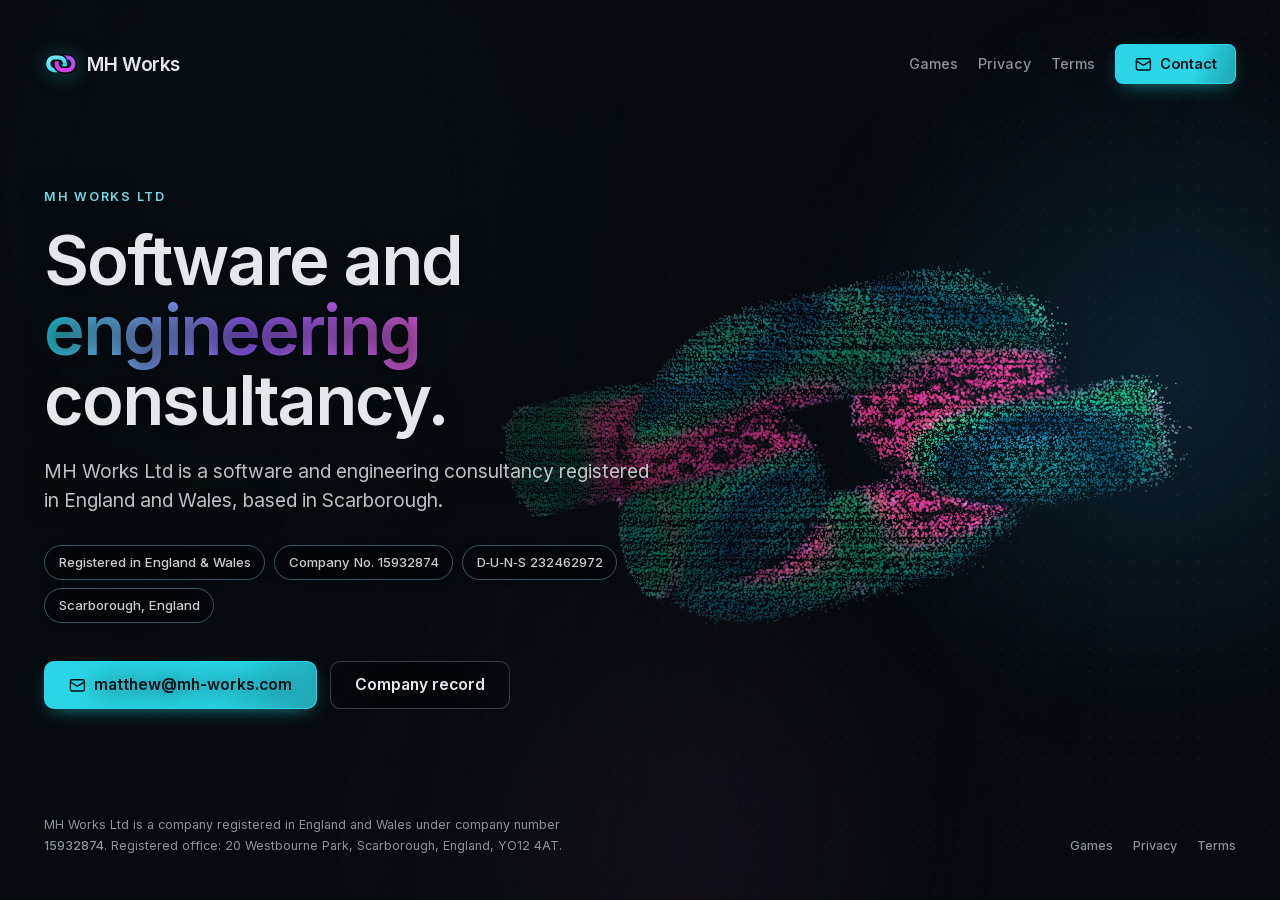
<file: index.html>
<!DOCTYPE html>
<html lang="en">
	<head>
		<meta charset="UTF-8" />
		<meta name="viewport" content="width=device-width, initial-scale=1" />
		<title>MH Works Ltd | Software and engineering consultancy</title>
		<meta
			name="description"
			content="MH Works Ltd is a software and engineering consultancy registered in England and Wales, company number 15932874, based in Scarborough."
		/>
		<meta name="author" content="MH Works Ltd" />
		<link rel="canonical" href="https://mh-works.com/" />

		<meta property="og:type" content="website" />
		<meta property="og:title" content="MH Works Ltd — software and engineering consultancy" />
		<meta
			property="og:description"
			content="A software and engineering consultancy registered in England and Wales, based in Scarborough."
		/>
		<meta property="og:url" content="https://mh-works.com/" />

		<!-- The old favicon was the chain stress plot itself, which is unreadable
		     mush below about 64px. This mark is the interlocking-links glyph from
		     the header, on a brand-dark tile. -->
		<link rel="icon" type="image/svg+xml" href="favicon.svg" />
		<link rel="icon" type="image/png" sizes="32x32" href="favicon-32x32.png" />
		<link rel="icon" type="image/png" sizes="16x16" href="favicon-16x16.png" />
		<link rel="shortcut icon" href="favicon.ico" />
		<link rel="apple-touch-icon" href="apple-touch-icon.png" />
		<link rel="manifest" href="site.webmanifest" />
		<meta name="theme-color" content="#0d1117" />

		<!-- Inter is self-hosted from /fonts. privacy.html tells visitors that
		     GitHub Pages is the only third party their browser talks to, so no
		     Google Fonts request here. -->
		<link rel="preload" as="font" type="font/woff2" href="fonts/inter-latin.woff2" crossorigin />
		<link rel="stylesheet" type="text/css" href="css/main.css" />

		<script type="application/ld+json">
			{
				"@context": "https://schema.org",
				"@type": "Organization",
				"name": "MH Works Ltd",
				"legalName": "MH WORKS LTD",
				"url": "https://mh-works.com/",
				"email": "matthew@mh-works.com",
				"foundingDate": "2024-09-03",
				"identifier": [
					{
						"@type": "PropertyValue",
						"name": "Companies House company number",
						"value": "15932874"
					},
					{ "@type": "PropertyValue", "name": "D-U-N-S Number", "value": "232462972" }
				],
				"address": {
					"@type": "PostalAddress",
					"streetAddress": "20 Westbourne Park",
					"addressLocality": "Scarborough",
					"addressRegion": "England",
					"postalCode": "YO12 4AT",
					"addressCountry": "GB"
				}
			}
		</script>
	</head>
	<body>
		<!-- Backdrop: slow-drifting aurora + faint dot grid. Also the fallback
		     when WebGL2 is unavailable — the page still looks deliberate. -->
		<div class="bg-aurora" aria-hidden="true">
			<span class="blob blob--1"></span>
			<span class="blob blob--2"></span>
			<span class="blob blob--3"></span>
		</div>
		<div class="bg-grid" aria-hidden="true"></div>

		<!-- WebGL particle field mounts here -->
		<div class="field" aria-hidden="true"></div>

		<!-- Legibility wash so the hero copy stays readable over the particles -->
		<div class="scrim" aria-hidden="true"></div>

		<main class="page">
			<header class="site-header">
				<a class="brand" href="/" aria-label="MH Works Ltd">
					<svg class="brand__mark" viewBox="0 0 64 64" aria-hidden="true">
						<defs>
							<linearGradient id="mhA" x1="0" y1="0" x2="1" y2="1">
								<stop offset="0" stop-color="#7df0ff" />
								<stop offset="1" stop-color="#22d3ee" />
							</linearGradient>
							<linearGradient id="mhB" x1="1" y1="0" x2="0" y2="1">
								<stop offset="0" stop-color="#a855f7" />
								<stop offset="1" stop-color="#e935e0" />
							</linearGradient>
							<clipPath id="mhOverHead">
								<rect x="15" y="0" width="28" height="32" />
							</clipPath>
						</defs>
						<!-- Two interlocking links: the chain in the particle field,
						     reduced to a mark. The casing strokes are the page ground,
						     so each link reads as passing in front of the other once —
						     which is what makes the pair read as linked. -->
						<g fill="none" stroke-width="8">
							<rect x="8" y="20" width="32" height="24" rx="12" stroke="url(#mhA)" />
							<rect
								x="24"
								y="20"
								width="32"
								height="24"
								rx="12"
								stroke="var(--background)"
								stroke-width="14"
							/>
							<rect x="24" y="20" width="32" height="24" rx="12" stroke="url(#mhB)" />
							<g clip-path="url(#mhOverHead)">
								<rect
									x="8"
									y="20"
									width="32"
									height="24"
									rx="12"
									stroke="var(--background)"
									stroke-width="14"
								/>
								<rect x="8" y="20" width="32" height="24" rx="12" stroke="url(#mhA)" />
							</g>
						</g>
					</svg>
					<span class="brand__name">MH Works</span>
				</a>
				<nav class="site-nav">
					<a class="nav-link" href="games.html">Games</a>
					<a class="nav-link" href="privacy.html">Privacy</a>
					<a class="nav-link" href="terms.html">Terms</a>
					<a class="btn btn--primary" href="mailto:matthew@mh-works.com">
						<svg
							class="btn__icon"
							viewBox="0 0 24 24"
							fill="none"
							stroke="currentColor"
							stroke-width="2"
							stroke-linecap="round"
							stroke-linejoin="round"
							aria-hidden="true"
						>
							<rect x="2" y="4" width="20" height="16" rx="2" />
							<path d="m22 7-8.97 5.7a1.94 1.94 0 0 1-2.06 0L2 7" />
						</svg>
						Contact
					</a>
				</nav>
			</header>

			<section class="hero">
				<p class="eyebrow">MH Works Ltd</p>
				<h1 class="hero__title">
					Software and <span class="text-gradient-brand">engineering</span> consultancy.
				</h1>
				<p class="hero__lead">
					MH Works Ltd is a software and engineering consultancy registered in England and
					Wales, based in Scarborough.
				</p>

				<!-- These pills carry only facts already published on this site. Swap
				     them for service lines (e.g. simulation, embedded, data pipelines)
				     when you have copy you're happy to stand behind. -->
				<ul class="pills">
					<li class="pill">Registered in England &amp; Wales</li>
					<li class="pill">Company No. 15932874</li>
					<li class="pill">D&#8209;U&#8209;N&#8209;S 232462972</li>
					<li class="pill">Scarborough, England</li>
				</ul>

				<div class="hero__actions">
					<a class="btn btn--primary btn--lg" href="mailto:matthew@mh-works.com">
						<svg
							class="btn__icon"
							viewBox="0 0 24 24"
							fill="none"
							stroke="currentColor"
							stroke-width="2"
							stroke-linecap="round"
							stroke-linejoin="round"
							aria-hidden="true"
						>
							<rect x="2" y="4" width="20" height="16" rx="2" />
							<path d="m22 7-8.97 5.7a1.94 1.94 0 0 1-2.06 0L2 7" />
						</svg>
						matthew@mh-works.com
					</a>
					<a
						class="btn btn--ghost btn--lg"
						href="https://find-and-update.company-information.service.gov.uk/company/15932874"
						rel="noopener noreferrer"
						target="_blank"
						>Company record</a
					>
				</div>
			</section>

			<!-- Statutory trading disclosures. Required by the Companies (Trading
			     Disclosures) Regulations 2008, and the details Apple and Google check
			     during organisation verification. -->
			<footer class="site-footer">
				<p>
					MH Works Ltd is a company registered in England and Wales under company number
					<a
						href="https://find-and-update.company-information.service.gov.uk/company/15932874"
						rel="noopener noreferrer"
						target="_blank"
						>15932874</a
					>. Registered office: 20 Westbourne Park, Scarborough, England, YO12 4AT.
				</p>
				<p class="site-footer__links">
					<a href="games.html">Games</a>
					<a href="privacy.html">Privacy</a>
					<a href="terms.html">Terms</a>
				</p>
			</footer>
		</main>

		<script src="scripts/hero.js" defer></script>
	</body>
</html>
</file>
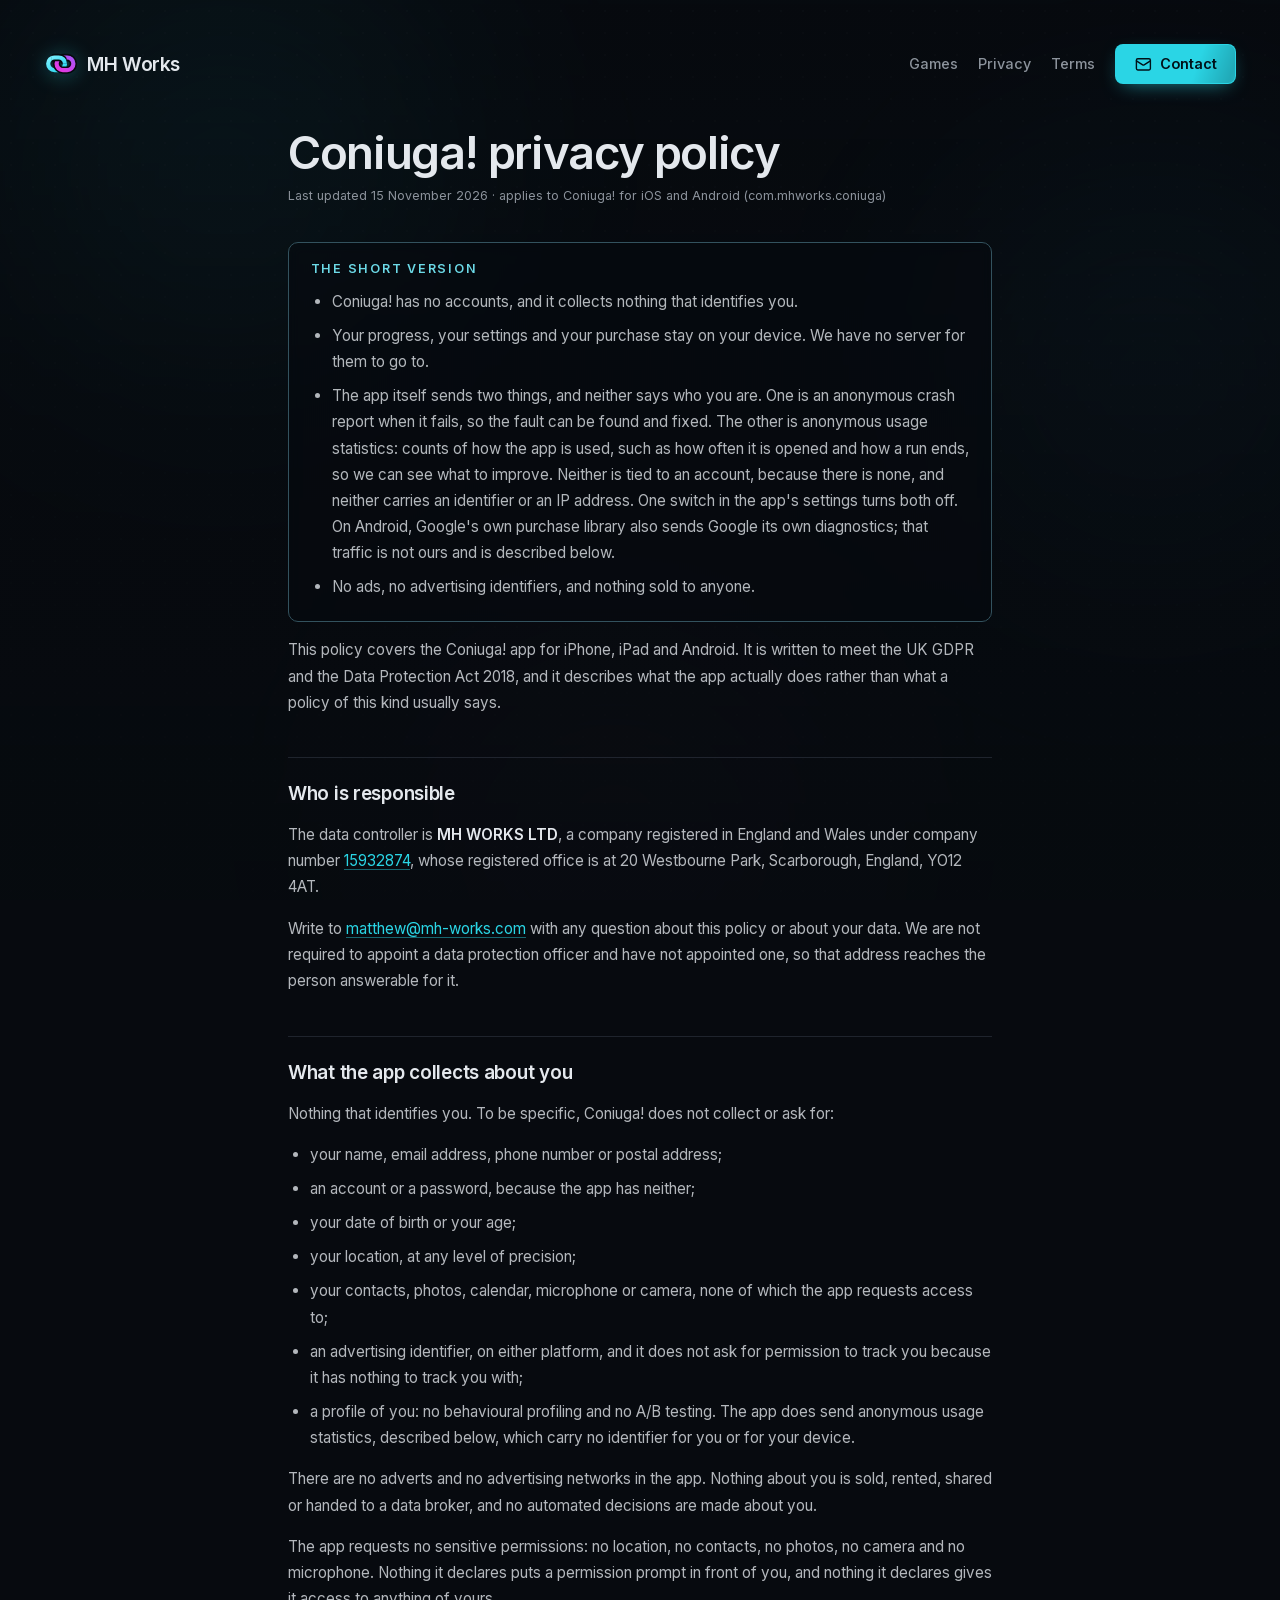
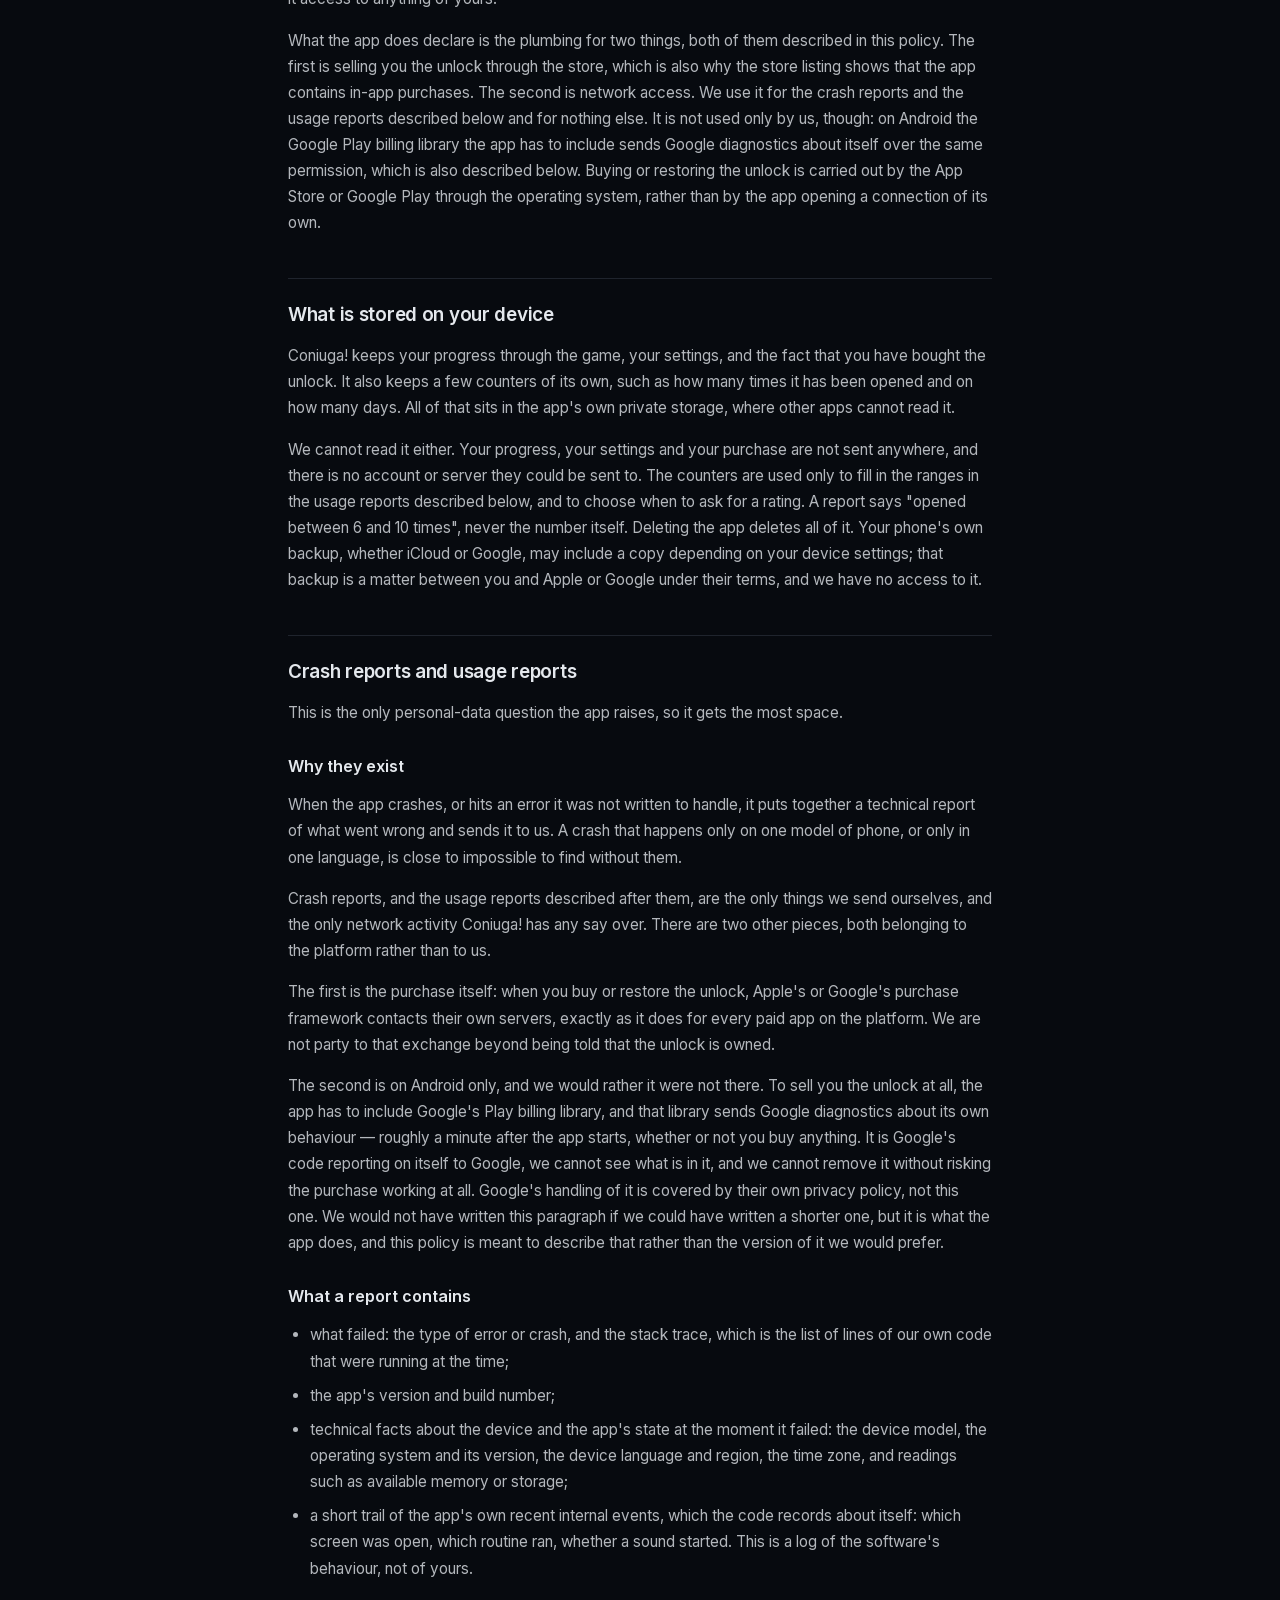
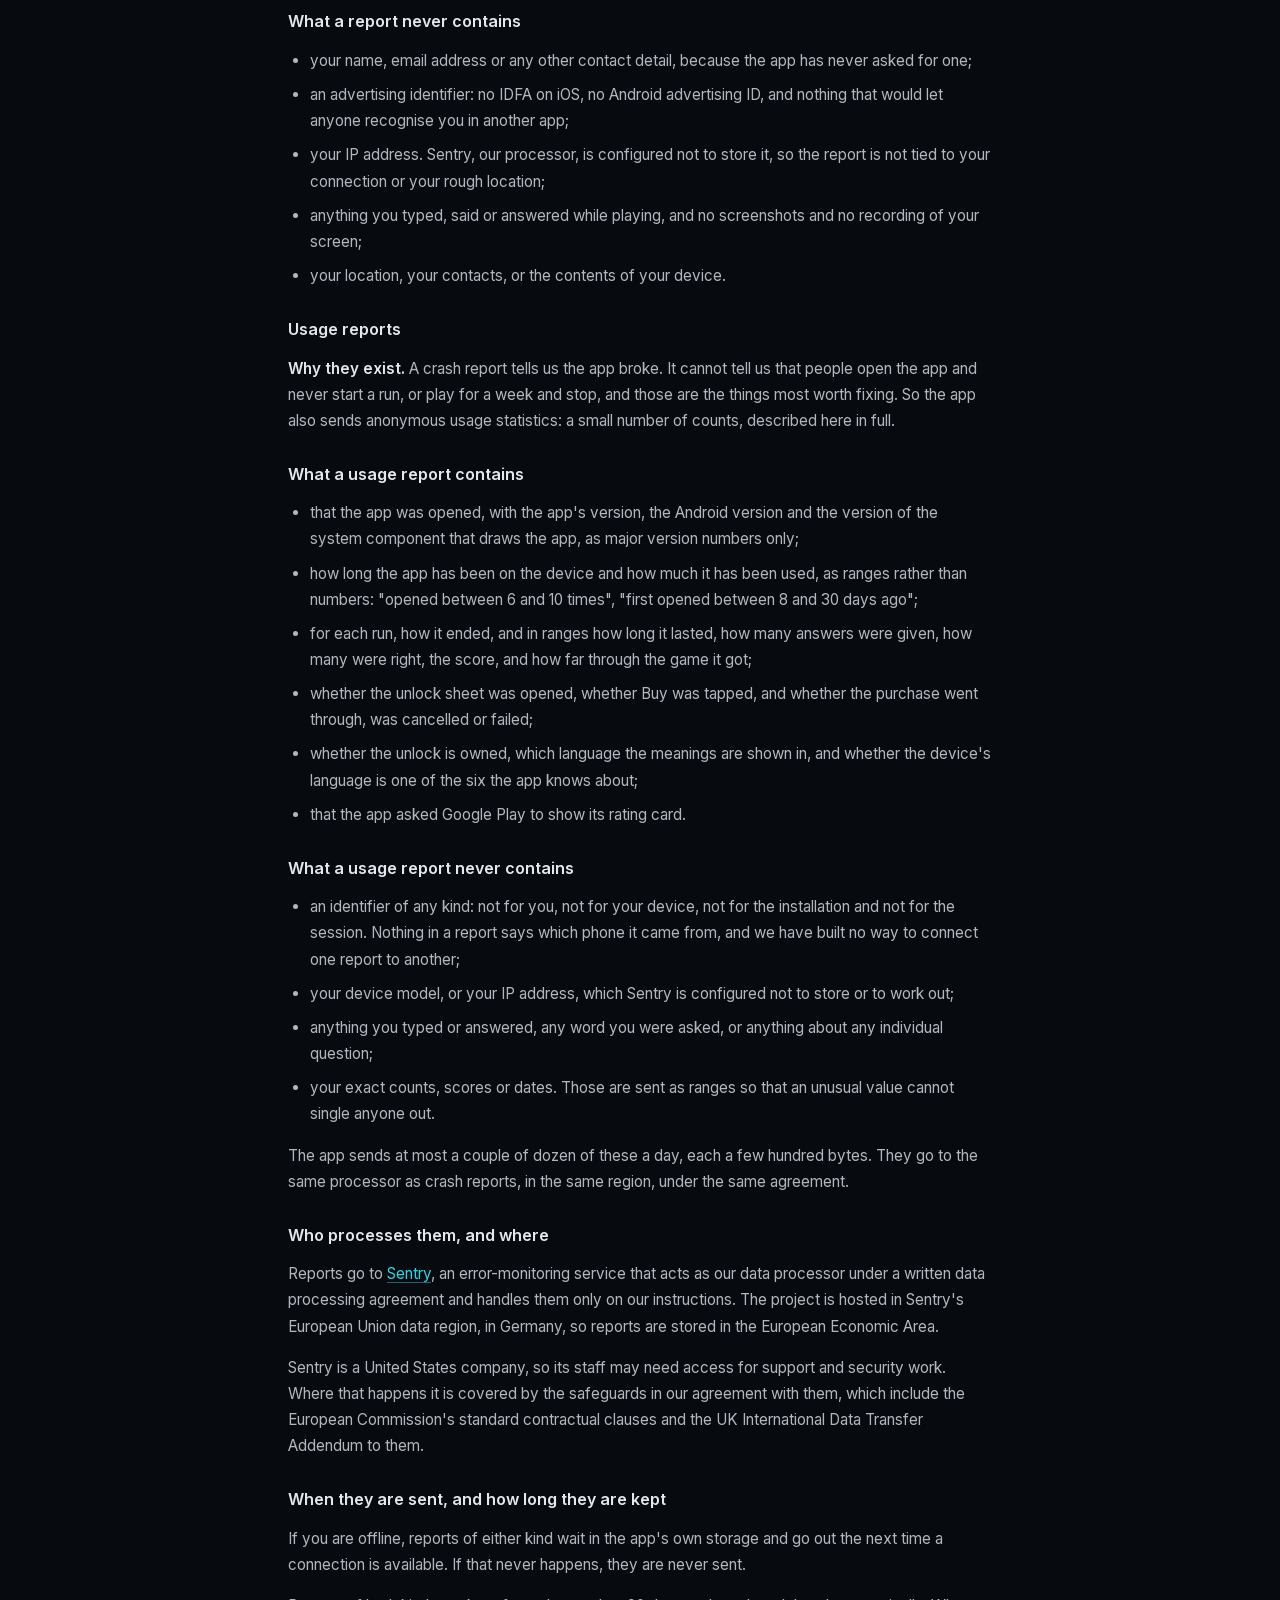
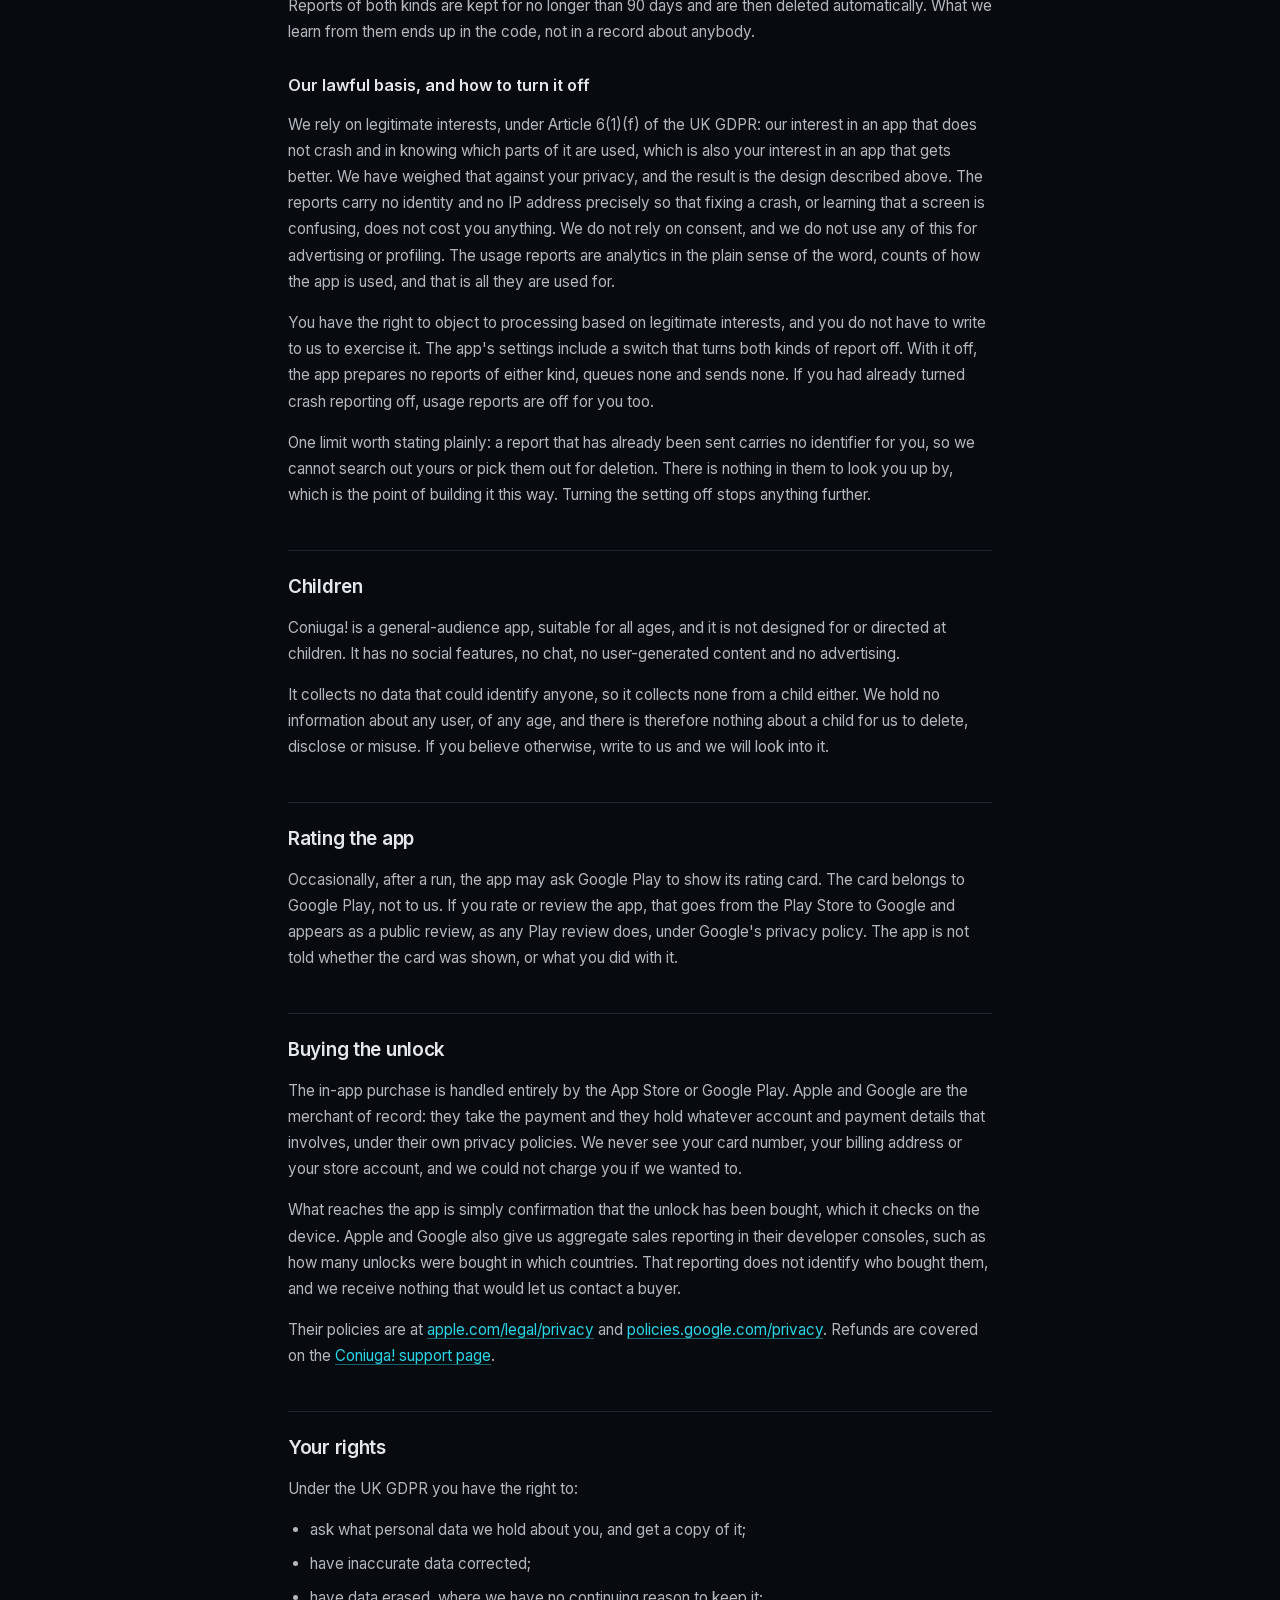
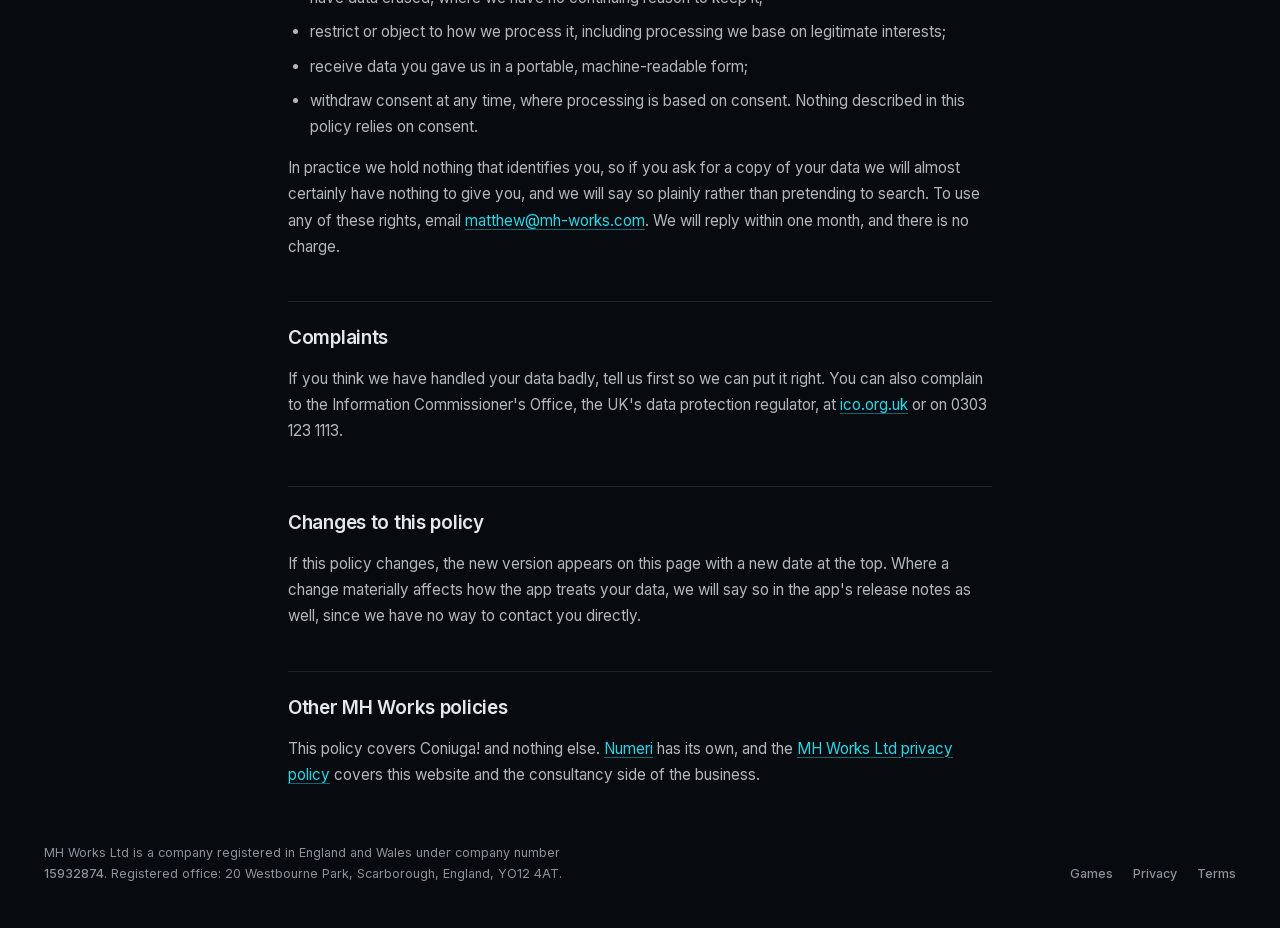
<file: coniuga-privacy.html>
<!DOCTYPE html>
<html lang="en-GB">
	<head>
		<meta charset="UTF-8" />
		<meta name="viewport" content="width=device-width, initial-scale=1" />
		<title>Coniuga! privacy policy | MH Works Ltd</title>
		<meta
			name="description"
			content="The privacy policy for Coniuga!, the Italian practice game from MH Works Ltd. No accounts and no ads; anonymous crash reports and usage statistics, with no identifier, and one switch turns both off."
		/>
		<meta name="author" content="MH Works Ltd" />
		<link rel="canonical" href="https://mh-works.com/coniuga-privacy.html" />

		<meta property="og:type" content="website" />
		<meta property="og:title" content="Coniuga! privacy policy — MH Works Ltd" />
		<meta
			property="og:description"
			content="What Coniuga! does and does not collect: no accounts, nothing that identifies you, no ads, and anonymous crash reports and usage statistics that one switch turns off."
		/>
		<meta property="og:url" content="https://mh-works.com/coniuga-privacy.html" />

		<link rel="icon" type="image/svg+xml" href="favicon.svg" />
		<link rel="icon" type="image/png" sizes="32x32" href="favicon-32x32.png" />
		<link rel="icon" type="image/png" sizes="16x16" href="favicon-16x16.png" />
		<link rel="shortcut icon" href="favicon.ico" />
		<link rel="apple-touch-icon" href="apple-touch-icon.png" />
		<link rel="manifest" href="site.webmanifest" />
		<meta name="theme-color" content="#0d1117" />

		<!-- Inter is self-hosted from /fonts, so this page contacts no third party. -->
		<link rel="preload" as="font" type="font/woff2" href="fonts/inter-latin.woff2" crossorigin />
		<link rel="stylesheet" type="text/css" href="css/main.css" />
		<link rel="stylesheet" type="text/css" href="css/doc.css" />
	</head>
	<body>
		<!-- Same backdrop as the splash page, without the WebGL particle field:
		     these pages have to scroll and stay readable for minutes at a time. -->
		<div class="bg-aurora" aria-hidden="true">
			<span class="blob blob--1"></span>
			<span class="blob blob--2"></span>
			<span class="blob blob--3"></span>
		</div>
		<div class="bg-grid" aria-hidden="true"></div>
		<div class="scrim scrim--doc" aria-hidden="true"></div>

		<div class="page page--doc">
			<header class="site-header">
				<a class="brand" href="/" aria-label="MH Works Ltd">
					<svg class="brand__mark" viewBox="0 0 64 64" aria-hidden="true">
						<defs>
							<linearGradient id="mhA" x1="0" y1="0" x2="1" y2="1">
								<stop offset="0" stop-color="#7df0ff" />
								<stop offset="1" stop-color="#22d3ee" />
							</linearGradient>
							<linearGradient id="mhB" x1="1" y1="0" x2="0" y2="1">
								<stop offset="0" stop-color="#a855f7" />
								<stop offset="1" stop-color="#e935e0" />
							</linearGradient>
							<clipPath id="mhOverHead">
								<rect x="15" y="0" width="28" height="32" />
							</clipPath>
						</defs>
						<!-- Two interlocking links, as on the splash page. The casing strokes are
						     the page ground, so each link passes in front of the other once. -->
						<g fill="none" stroke-width="8">
							<rect x="8" y="20" width="32" height="24" rx="12" stroke="url(#mhA)" />
							<rect
								x="24"
								y="20"
								width="32"
								height="24"
								rx="12"
								stroke="var(--background)"
								stroke-width="14"
							/>
							<rect x="24" y="20" width="32" height="24" rx="12" stroke="url(#mhB)" />
							<g clip-path="url(#mhOverHead)">
								<rect
									x="8"
									y="20"
									width="32"
									height="24"
									rx="12"
									stroke="var(--background)"
									stroke-width="14"
								/>
								<rect x="8" y="20" width="32" height="24" rx="12" stroke="url(#mhA)" />
							</g>
						</g>
					</svg>
					<span class="brand__name">MH Works</span>
				</a>
				<nav class="site-nav" aria-label="Site">
					<a class="nav-link" href="games.html" aria-current="page">Games</a>
					<a class="nav-link" href="privacy.html">Privacy</a>
					<a class="nav-link" href="terms.html">Terms</a>
					<a class="btn btn--primary" href="mailto:matthew@mh-works.com">
						<svg
							class="btn__icon"
							viewBox="0 0 24 24"
							fill="none"
							stroke="currentColor"
							stroke-width="2"
							stroke-linecap="round"
							stroke-linejoin="round"
							aria-hidden="true"
						>
							<rect x="2" y="4" width="20" height="16" rx="2" />
							<path d="m22 7-8.97 5.7a1.94 1.94 0 0 1-2.06 0L2 7" />
						</svg>
						Contact
					</a>
				</nav>
			</header>

			<main class="doc">
				<h1 class="doc__title">Coniuga! privacy policy</h1>
				<p class="doc__stamp">
					Last updated 15 November 2026 &middot; applies to Coniuga! for iOS and Android
					(com.mhworks.coniuga)
				</p>

				<div class="doc__summary">
					<h2>The short version</h2>
					<ul>
						<li>
							Coniuga! has no accounts, and it collects nothing that identifies you.
						</li>
						<li>
							Your progress, your settings and your purchase stay on your device. We have
							no server for them to go to.
						</li>
						<li>
							The app itself sends two things, and neither says who you are. One is an
							anonymous crash report when it fails, so the fault can be found and fixed.
							The other is anonymous usage statistics: counts of how the app is used, such
							as how often it is opened and how a run ends, so we can see what to improve.
							Neither is tied to an account, because there is none, and neither carries an
							identifier or an IP address. One switch in the app's settings turns both
							off. On Android, Google's own purchase library also sends Google its own
							diagnostics; that traffic is not ours and is described below.
						</li>
						<li>No ads, no advertising identifiers, and nothing sold to anyone.</li>
					</ul>
				</div>

				<p>
					This policy covers the Coniuga! app for iPhone, iPad and Android. It is written to
					meet the UK GDPR and the Data Protection Act 2018, and it describes what the app
					actually does rather than what a policy of this kind usually says.
				</p>

				<h2>Who is responsible</h2>
				<p>
					The data controller is <strong>MH WORKS LTD</strong>, a company registered in
					England and Wales under company number
					<a href="https://find-and-update.company-information.service.gov.uk/company/15932874" rel="noopener noreferrer" target="_blank"
						>15932874</a
					>, whose registered office is at 20 Westbourne Park, Scarborough, England,
					YO12 4AT.
				</p>
				<p>
					Write to <a href="mailto:matthew@mh-works.com">matthew@mh-works.com</a> with any
					question about this policy or about your data. We are not required to appoint a
					data protection officer and have not appointed one, so that address reaches the
					person answerable for it.
				</p>

				<h2>What the app collects about you</h2>
				<p>Nothing that identifies you. To be specific, Coniuga! does not collect or ask for:</p>
				<ul>
					<li>your name, email address, phone number or postal address;</li>
					<li>an account or a password, because the app has neither;</li>
					<li>your date of birth or your age;</li>
					<li>your location, at any level of precision;</li>
					<li>
						your contacts, photos, calendar, microphone or camera, none of which the app
						requests access to;
					</li>
					<li>
						an advertising identifier, on either platform, and it does not ask for
						permission to track you because it has nothing to track you with;
					</li>
					<li>
						a profile of you: no behavioural profiling and no A/B testing. The app does
						send anonymous usage statistics, described below, which carry no identifier
						for you or for your device.
					</li>
				</ul>
				<p>
					There are no adverts and no advertising networks in the app. Nothing about you is
					sold, rented, shared or handed to a data broker, and no automated decisions are
					made about you.
				</p>
				<p>
					The app requests no sensitive permissions: no location, no contacts, no photos,
					no camera and no microphone. Nothing it declares puts a permission prompt in
					front of you, and nothing it declares gives it access to anything of yours.
				</p>
				<p>
					What the app does declare is the plumbing for two things, both of them described
					in this policy. The first is selling you the unlock through the store, which is
					also why the store listing shows that the app contains in-app purchases. The
					second is network access. We use it for the crash reports and the usage reports
					described below and for nothing else. It is not used only by us, though: on Android the Google
					Play billing library the app has to include sends Google diagnostics about
					itself over the same permission, which is also described below. Buying or
					restoring the unlock is carried out by the App Store or Google Play through the
					operating system, rather than by the app opening a connection of its own.
				</p>

				<h2>What is stored on your device</h2>
				<p>
					Coniuga! keeps your progress through the game, your settings, and the fact that you
					have bought the unlock. It also keeps a few counters of its own, such as how many
					times it has been opened and on how many days. All of that sits in the app's own
					private storage, where other apps cannot read it.
				</p>
				<p>
					We cannot read it either. Your progress, your settings and your purchase are not
					sent anywhere, and there is no account or server they could be sent to. The
					counters are used only to fill in the ranges in the usage reports described
					below, and to choose when to ask for a rating. A report says "opened between 6
					and 10 times", never the number itself. Deleting the app deletes all of it. Your
					phone's own backup, whether iCloud or Google, may include a copy depending on your
					device settings; that backup is a matter between you and Apple or Google under
					their terms, and we have no access to it.
				</p>

				<h2>Crash reports and usage reports</h2>
				<p>
					This is the only personal-data question the app raises, so it gets the most space.
				</p>

				<h3>Why they exist</h3>
				<p>
					When the app crashes, or hits an error it was not written to handle, it puts
					together a technical report of what went wrong and sends it to us. A crash that
					happens only on one model of phone, or only in one language, is close to
					impossible to find without them.
				</p>
				<p>
					Crash reports, and the usage reports described after them, are the only things we
					send ourselves, and the only network activity Coniuga! has any say over. There are
					two other pieces, both belonging to the platform rather than to us.
				</p>
				<p>
					The first is the purchase itself: when you buy or restore the unlock, Apple's or
					Google's purchase framework contacts their own servers, exactly as it does for
					every paid app on the platform. We are not party to that exchange beyond being
					told that the unlock is owned.
				</p>
				<p>
					The second is on Android only, and we would rather it were not there. To sell you
					the unlock at all, the app has to include Google's Play billing library, and that
					library sends Google diagnostics about its own behaviour — roughly a minute after
					the app starts, whether or not you buy anything. It is Google's code reporting on
					itself to Google, we cannot see what is in it, and we cannot remove it without
					risking the purchase working at all. Google's handling of it is covered by their
					own privacy policy, not this one. We would not have written this paragraph if we
					could have written a shorter one, but it is what the app does, and this policy is
					meant to describe that rather than the version of it we would prefer.
				</p>

				<h3>What a report contains</h3>
				<ul>
					<li>
						what failed: the type of error or crash, and the stack trace, which is the list
						of lines of our own code that were running at the time;
					</li>
					<li>the app's version and build number;</li>
					<li>
						technical facts about the device and the app's state at the moment it failed:
						the device model, the operating system and its version, the device language
						and region, the time zone, and readings such as available memory or storage;
					</li>
					<li>
						a short trail of the app's own recent internal events, which the code records
						about itself: which screen was open, which routine ran, whether a sound
						started. This is a log of the software's behaviour, not of yours.
					</li>
				</ul>

				<h3>What a report never contains</h3>
				<ul>
					<li>
						your name, email address or any other contact detail, because the app has
						never asked for one;
					</li>
					<li>
						an advertising identifier: no IDFA on iOS, no Android advertising ID, and
						nothing that would let anyone recognise you in another app;
					</li>
					<li>
						your IP address. Sentry, our processor, is configured not to store it, so the
						report is not tied to your connection or your rough location;
					</li>
					<li>
						anything you typed, said or answered while playing, and no screenshots and no
						recording of your screen;
					</li>
					<li>your location, your contacts, or the contents of your device.</li>
				</ul>

				<h3>Usage reports</h3>
				<p>
					<strong>Why they exist.</strong> A crash report tells us the app broke. It cannot
					tell us that people open the app and never start a run, or play for a week and
					stop, and those are the things most worth fixing. So the app also sends anonymous
					usage statistics: a small number of counts, described here in full.
				</p>

				<h3>What a usage report contains</h3>
				<ul>
					<li>
						that the app was opened, with the app's version, the Android version and the
						version of the system component that draws the app, as major version numbers
						only;
					</li>
					<li>
						how long the app has been on the device and how much it has been used, as
						ranges rather than numbers: "opened between 6 and 10 times", "first opened
						between 8 and 30 days ago";
					</li>
					<li>
						for each run, how it ended, and in ranges how long it lasted, how many answers
						were given, how many were right, the score, and how far through the game it
						got;
					</li>
					<li>
						whether the unlock sheet was opened, whether Buy was tapped, and whether the
						purchase went through, was cancelled or failed;
					</li>
					<li>
						whether the unlock is owned, which language the meanings are shown in, and
						whether the device's language is one of the six the app knows about;
					</li>
					<li>that the app asked Google Play to show its rating card.</li>
				</ul>

				<h3>What a usage report never contains</h3>
				<ul>
					<li>
						an identifier of any kind: not for you, not for your device, not for the
						installation and not for the session. Nothing in a report says which phone it
						came from, and we have built no way to connect one report to another;
					</li>
					<li>
						your device model, or your IP address, which Sentry is configured not to store
						or to work out;
					</li>
					<li>
						anything you typed or answered, any word you were asked, or anything about any
						individual question;
					</li>
					<li>
						your exact counts, scores or dates. Those are sent as ranges so that an unusual
						value cannot single anyone out.
					</li>
				</ul>
				<p>
					The app sends at most a couple of dozen of these a day, each a few hundred bytes.
					They go to the same processor as crash reports, in the same region, under the same
					agreement.
				</p>

				<h3>Who processes them, and where</h3>
				<p>
					Reports go to
					<a href="https://sentry.io" rel="noopener noreferrer" target="_blank">Sentry</a>, an
					error-monitoring service that acts as our data processor under a written data
					processing agreement and handles them only on our instructions. The project is
					hosted in Sentry's European Union data region, in Germany, so reports are stored
					in the European Economic Area.
				</p>
				<p>
					Sentry is a United States company, so its staff may need access for support and
					security work. Where that happens it is covered by the safeguards in our agreement
					with them, which include the European Commission's standard contractual clauses
					and the UK International Data Transfer Addendum to them.
				</p>

				<h3>When they are sent, and how long they are kept</h3>
				<p>
					If you are offline, reports of either kind wait in the app's own storage and go out
					the next time a connection is available. If that never happens, they are never
					sent.
				</p>
				<p>
					Reports of both kinds are kept for no longer than 90 days and are then deleted
					automatically.
					What we learn from them ends up in the code, not in a record about anybody.
				</p>

				<h3>Our lawful basis, and how to turn it off</h3>
				<p>
					We rely on legitimate interests, under Article 6(1)(f) of the UK GDPR: our
					interest in an app that does not crash and in knowing which parts of it are used,
					which is also your interest in an app that gets better. We have weighed that
					against your privacy, and the result is the design described above. The reports
					carry no identity and no IP address precisely so that fixing a crash, or learning
					that a screen is confusing, does not cost you anything. We do not rely on consent,
					and we do not use any of this for advertising or profiling. The usage reports are
					analytics in the plain sense of the word, counts of how the app is used, and that
					is all they are used for.
				</p>
				<p>
					You have the right to object to processing based on legitimate interests, and you
					do not have to write to us to exercise it. The app's settings include a switch
					that turns both kinds of report off. With it off, the app prepares no reports of
					either kind, queues none and sends none. If you had already turned crash
					reporting off, usage reports are off for you too.
				</p>
				<p>
					One limit worth stating plainly: a report that has already been sent carries no
					identifier for you, so we cannot search out yours or pick them out for deletion.
					There is nothing in them to look you up by, which is the point of building it this
					way. Turning the setting off stops anything further.
				</p>

				<h2>Children</h2>
				<p>
					Coniuga! is a general-audience app, suitable for all ages, and it is not designed
					for or directed at children. It has no social features, no chat, no
					user-generated content and no advertising.
				</p>
				<p>
					It collects no data that could identify anyone, so it collects none from a child
					either. We hold no information about any user, of any age, and there is therefore
					nothing about a child for us to delete, disclose or misuse. If you believe
					otherwise, write to us and we will look into it.
				</p>

				<h2>Rating the app</h2>
				<p>
					Occasionally, after a run, the app may ask Google Play to show its rating card.
					The card belongs to Google Play, not to us. If you rate or review the app, that
					goes from the Play Store to Google and appears as a public review, as any Play
					review does, under Google's privacy policy. The app is not told whether the card
					was shown, or what you did with it.
				</p>

				<h2>Buying the unlock</h2>
				<p>
					The in-app purchase is handled entirely by the App Store or Google Play. Apple and
					Google are the merchant of record: they take the payment and they hold whatever
					account and payment details that involves, under their own privacy policies. We
					never see your card number, your billing address or your store account, and we
					could not charge you if we wanted to.
				</p>
				<p>
					What reaches the app is simply confirmation that the unlock has been bought, which
					it checks on the device. Apple and Google also give us aggregate sales reporting
					in their developer consoles, such as how many unlocks were bought in which
					countries. That reporting does not identify who bought them, and we receive
					nothing that would let us contact a buyer.
				</p>
				<p>
					Their policies are at
					<a href="https://www.apple.com/legal/privacy/" rel="noopener noreferrer" target="_blank"
						>apple.com/legal/privacy</a
					>
					and
					<a href="https://policies.google.com/privacy" rel="noopener noreferrer" target="_blank"
						>policies.google.com/privacy</a
					>. Refunds are covered on the
					<a href="coniuga-support.html">Coniuga! support page</a>.
				</p>

				<h2>Your rights</h2>
				<p>Under the UK GDPR you have the right to:</p>
				<ul>
					<li>ask what personal data we hold about you, and get a copy of it;</li>
					<li>have inaccurate data corrected;</li>
					<li>have data erased, where we have no continuing reason to keep it;</li>
					<li>
						restrict or object to how we process it, including processing we base on
						legitimate interests;
					</li>
					<li>receive data you gave us in a portable, machine-readable form;</li>
					<li>
						withdraw consent at any time, where processing is based on consent. Nothing
						described in this policy relies on consent.
					</li>
				</ul>
				<p>
					In practice we hold nothing that identifies you, so if you ask for a copy of your
					data we will almost certainly have nothing to give you, and we will say so plainly
					rather than pretending to search. To use any of these rights, email
					<a href="mailto:matthew@mh-works.com">matthew@mh-works.com</a>. We will reply
					within one month, and there is no charge.
				</p>

				<h2>Complaints</h2>
				<p>
					If you think we have handled your data badly, tell us first so we can put it
					right. You can also complain to the Information Commissioner's Office, the UK's
					data protection regulator, at
					<a href="https://ico.org.uk/make-a-complaint/" rel="noopener noreferrer" target="_blank"
						>ico.org.uk</a
					>
					or on 0303 123 1113.
				</p>

				<h2>Changes to this policy</h2>
				<p>
					If this policy changes, the new version appears on this page with a new date at
					the top. Where a change materially affects how the app treats your data, we will
					say so in the app's release notes as well, since we have no way to contact you
					directly.
				</p>

				<h2>Other MH Works policies</h2>
				<p>
					This policy covers Coniuga! and nothing else.
					<a href="numeri-privacy.html">Numeri</a> has its own, and the
					<a href="privacy.html">MH Works Ltd privacy policy</a> covers this website and the
					consultancy side of the business.
				</p>
			</main>

			<footer class="site-footer">
				<p>
					MH Works Ltd is a company registered in England and Wales under company number
					<a
						href="https://find-and-update.company-information.service.gov.uk/company/15932874"
						rel="noopener noreferrer"
						target="_blank"
						>15932874</a
					>. Registered office: 20 Westbourne Park, Scarborough, England,
					YO12 4AT.
				</p>
				<p class="site-footer__links">
					<a href="games.html">Games</a>
					<a href="privacy.html">Privacy</a>
					<a href="terms.html">Terms</a>
				</p>
			</footer>
		</div>
	</body>
</html>
</file>
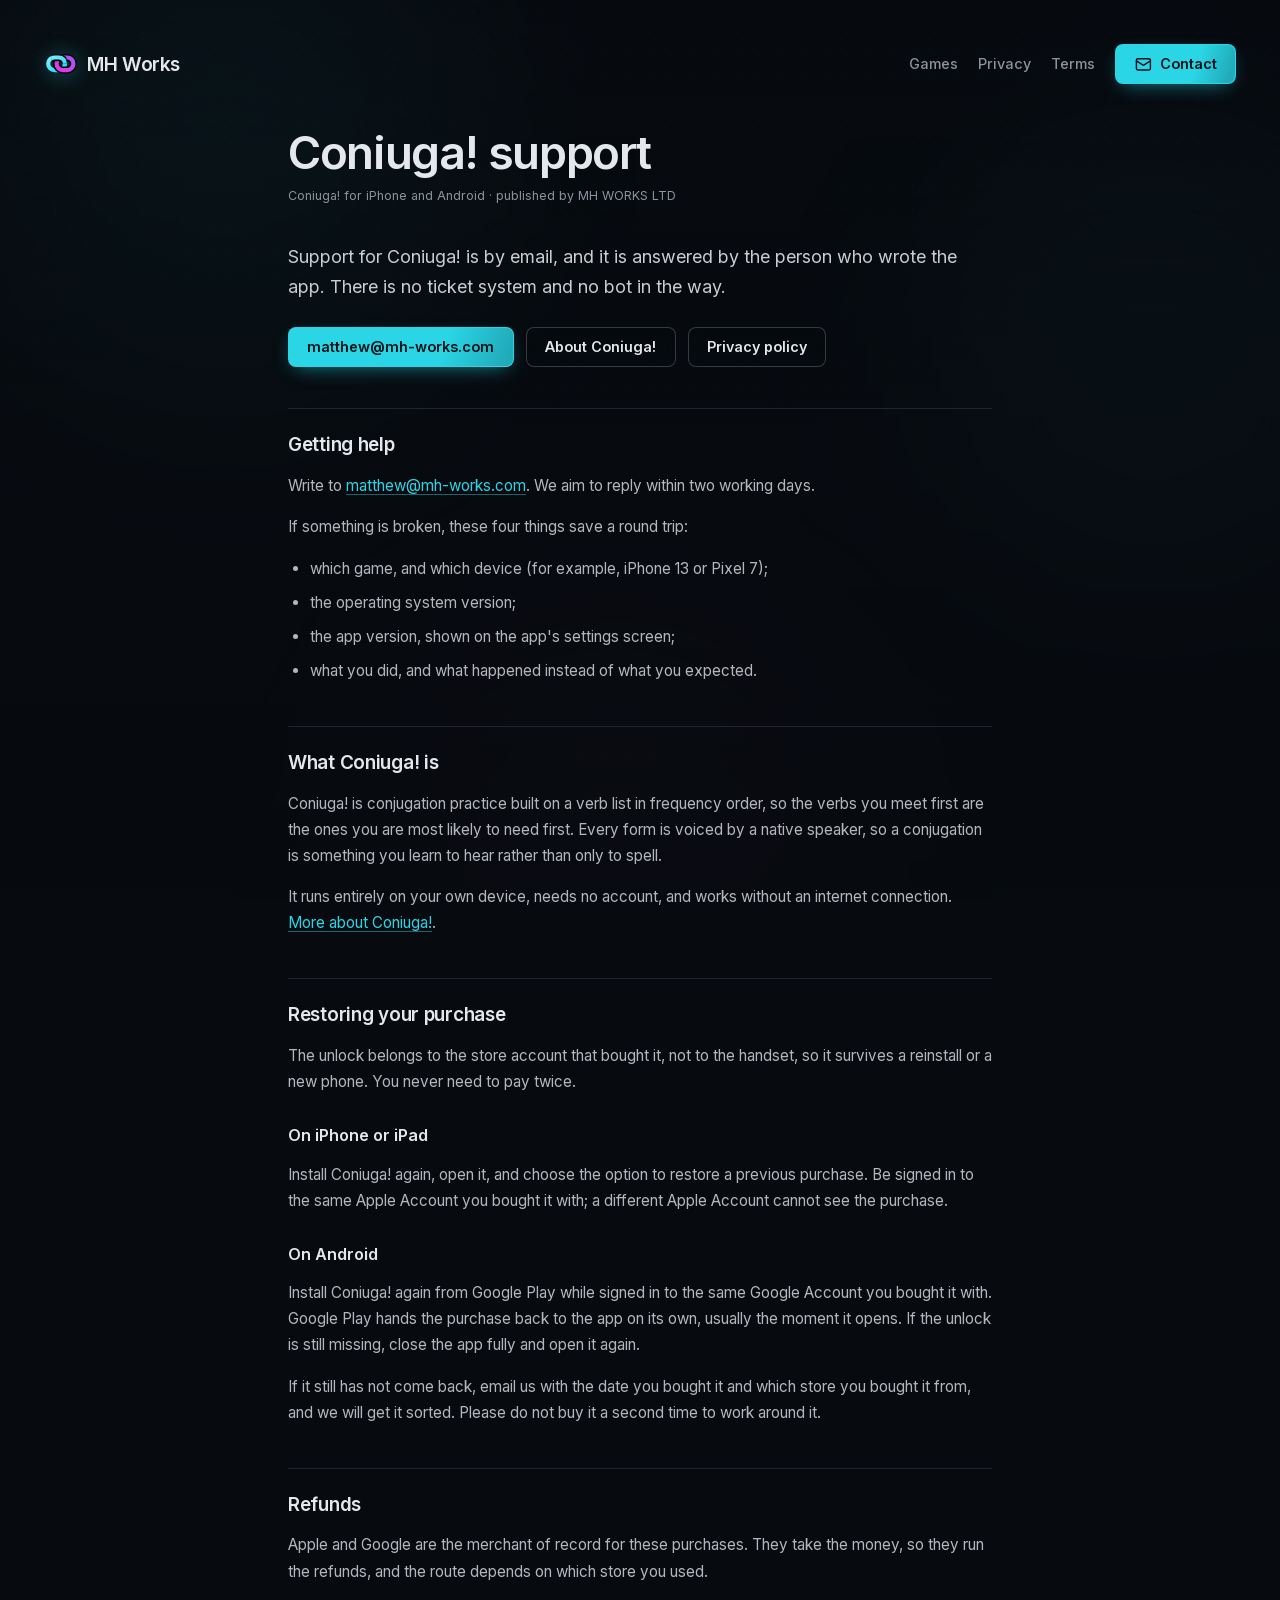
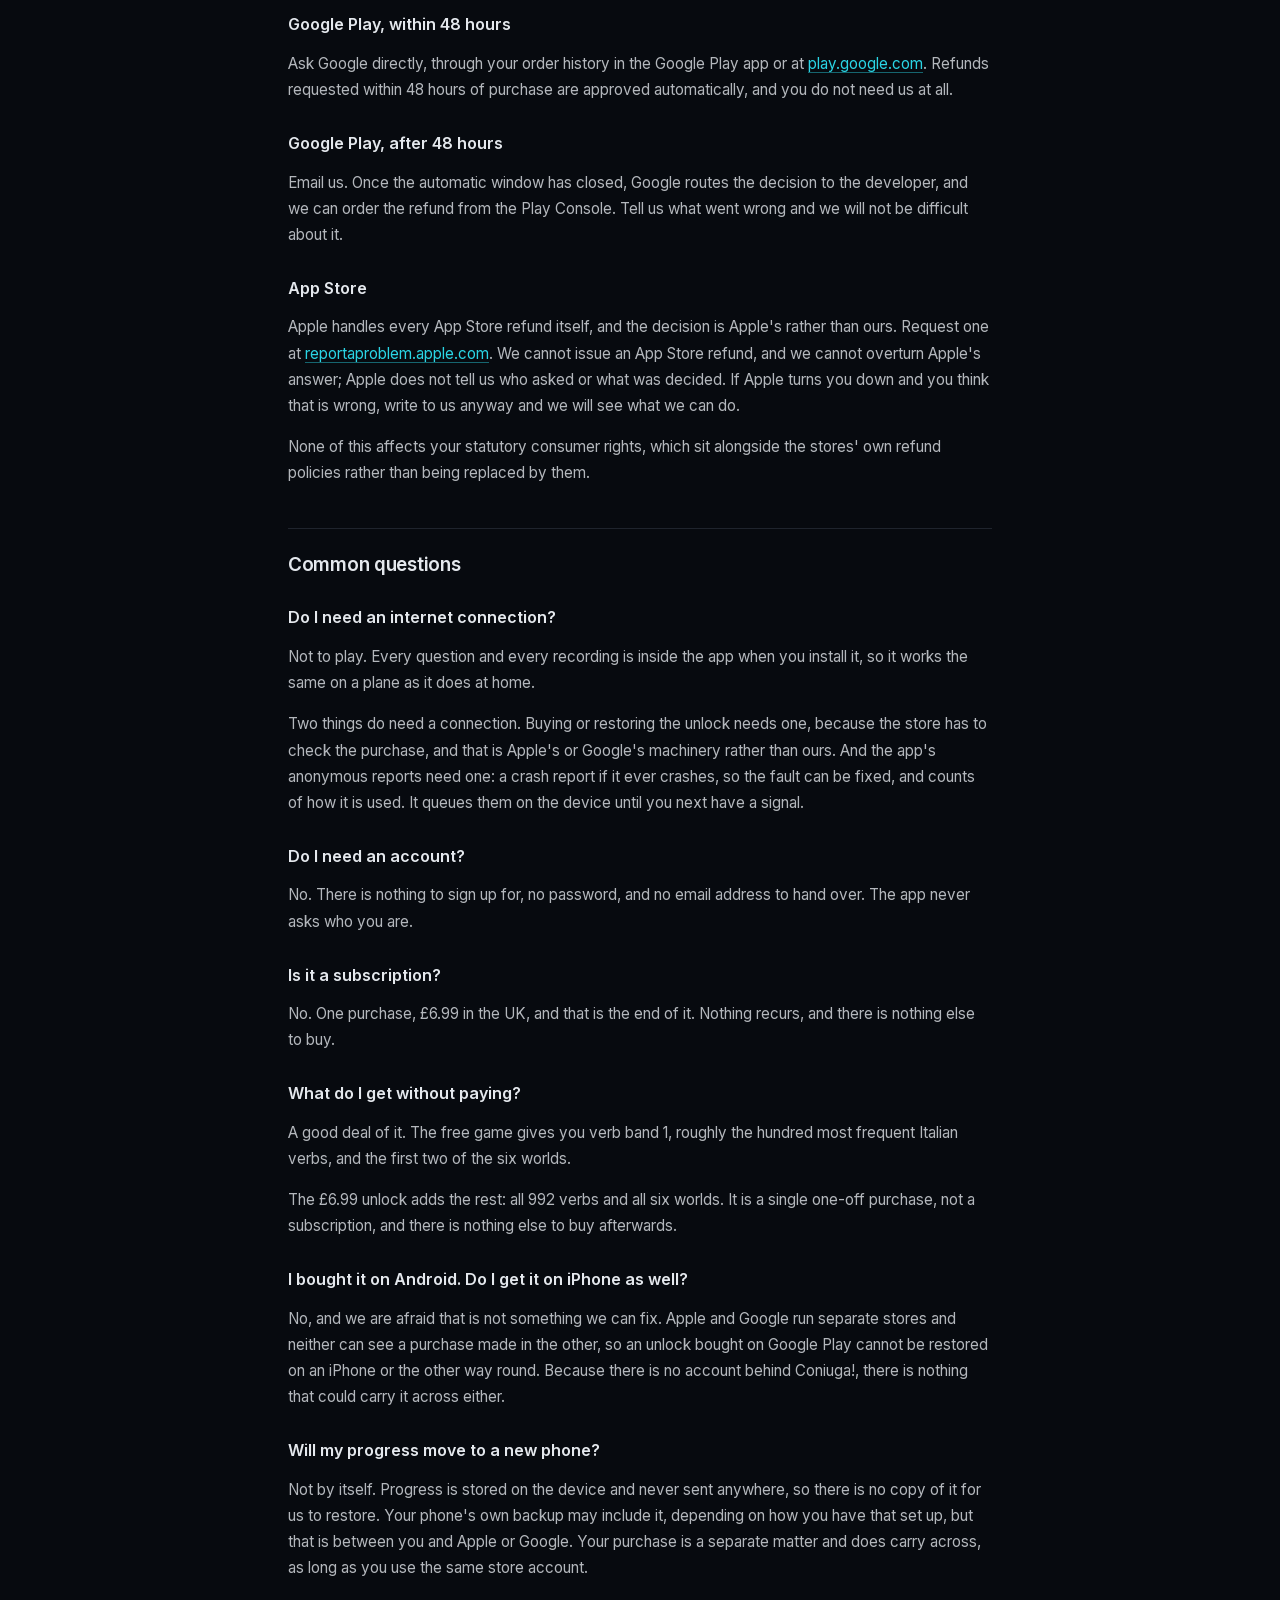
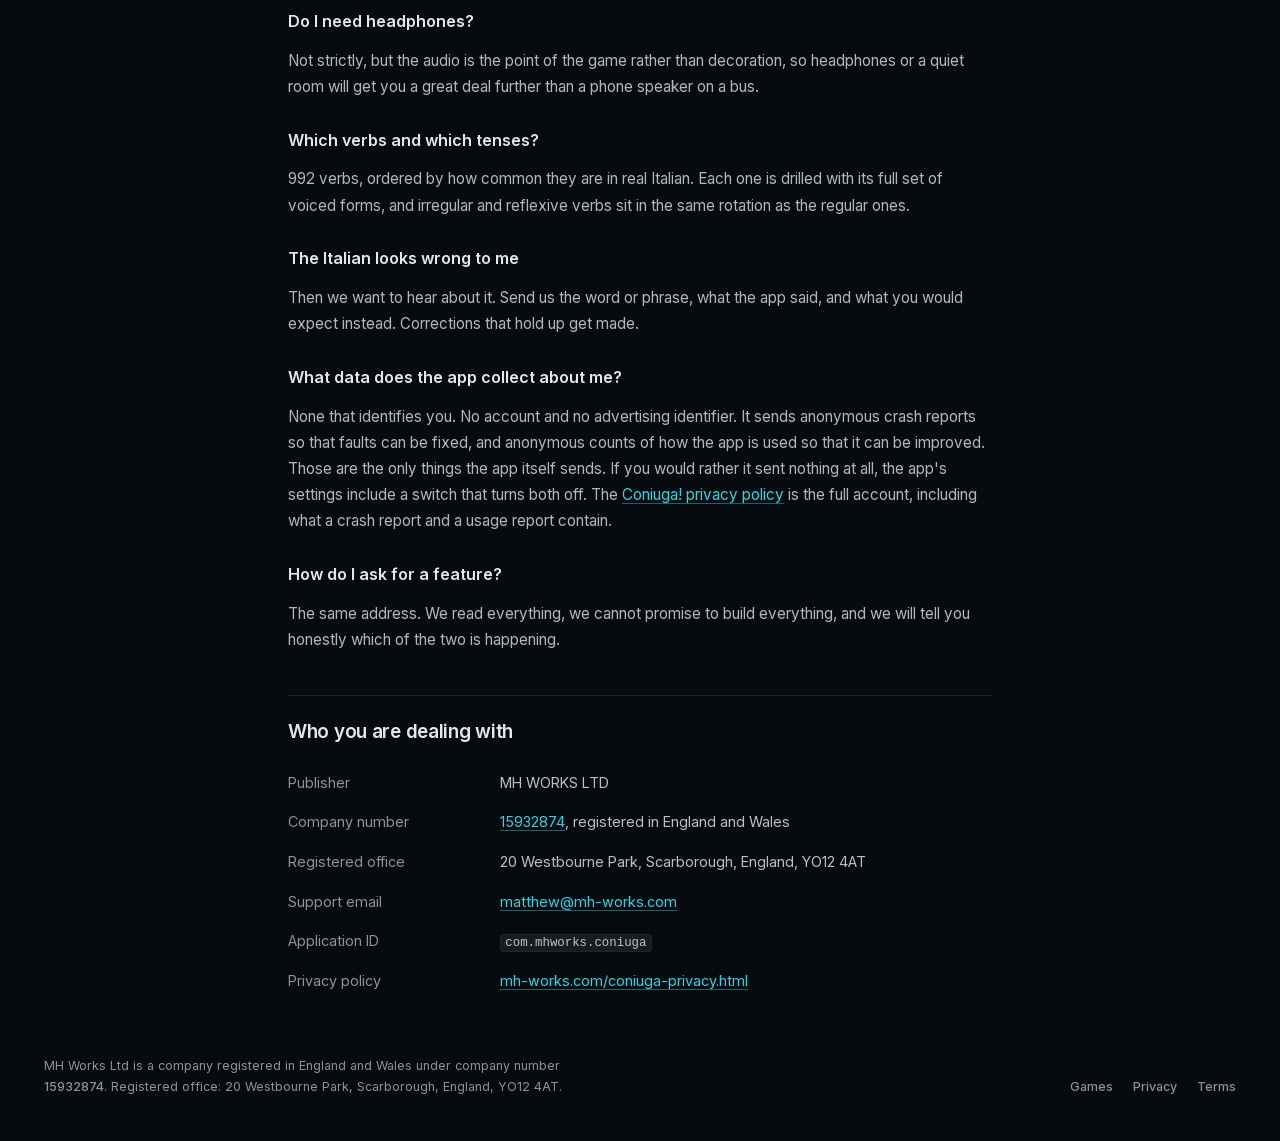
<file: coniuga-support.html>
<!DOCTYPE html>
<html lang="en-GB">
	<head>
		<meta charset="UTF-8" />
		<meta name="viewport" content="width=device-width, initial-scale=1" />
		<title>Coniuga! support | MH Works Ltd</title>
		<meta
			name="description"
			content="Support for Coniuga!, the Italian practice game from MH Works Ltd. Contact details, restoring a purchase, refunds, and answers to the questions we are asked most."
		/>
		<meta name="author" content="MH Works Ltd" />
		<link rel="canonical" href="https://mh-works.com/coniuga-support.html" />

		<meta property="og:type" content="website" />
		<meta property="og:title" content="Coniuga! support — MH Works Ltd" />
		<meta
			property="og:description"
			content="How to get help with Coniuga!: contact details, restoring a purchase, refunds, and common questions."
		/>
		<meta property="og:url" content="https://mh-works.com/coniuga-support.html" />

		<link rel="icon" type="image/svg+xml" href="favicon.svg" />
		<link rel="icon" type="image/png" sizes="32x32" href="favicon-32x32.png" />
		<link rel="icon" type="image/png" sizes="16x16" href="favicon-16x16.png" />
		<link rel="shortcut icon" href="favicon.ico" />
		<link rel="apple-touch-icon" href="apple-touch-icon.png" />
		<link rel="manifest" href="site.webmanifest" />
		<meta name="theme-color" content="#0d1117" />

		<!-- Inter is self-hosted from /fonts, so this page contacts no third party. -->
		<link rel="preload" as="font" type="font/woff2" href="fonts/inter-latin.woff2" crossorigin />
		<link rel="stylesheet" type="text/css" href="css/main.css" />
		<link rel="stylesheet" type="text/css" href="css/doc.css" />
	</head>
	<body>
		<!-- Same backdrop as the splash page, without the WebGL particle field:
		     these pages have to scroll and stay readable for minutes at a time. -->
		<div class="bg-aurora" aria-hidden="true">
			<span class="blob blob--1"></span>
			<span class="blob blob--2"></span>
			<span class="blob blob--3"></span>
		</div>
		<div class="bg-grid" aria-hidden="true"></div>
		<div class="scrim scrim--doc" aria-hidden="true"></div>

		<div class="page page--doc">
			<header class="site-header">
				<a class="brand" href="/" aria-label="MH Works Ltd">
					<svg class="brand__mark" viewBox="0 0 64 64" aria-hidden="true">
						<defs>
							<linearGradient id="mhA" x1="0" y1="0" x2="1" y2="1">
								<stop offset="0" stop-color="#7df0ff" />
								<stop offset="1" stop-color="#22d3ee" />
							</linearGradient>
							<linearGradient id="mhB" x1="1" y1="0" x2="0" y2="1">
								<stop offset="0" stop-color="#a855f7" />
								<stop offset="1" stop-color="#e935e0" />
							</linearGradient>
							<clipPath id="mhOverHead">
								<rect x="15" y="0" width="28" height="32" />
							</clipPath>
						</defs>
						<!-- Two interlocking links, as on the splash page. The casing strokes are
						     the page ground, so each link passes in front of the other once. -->
						<g fill="none" stroke-width="8">
							<rect x="8" y="20" width="32" height="24" rx="12" stroke="url(#mhA)" />
							<rect
								x="24"
								y="20"
								width="32"
								height="24"
								rx="12"
								stroke="var(--background)"
								stroke-width="14"
							/>
							<rect x="24" y="20" width="32" height="24" rx="12" stroke="url(#mhB)" />
							<g clip-path="url(#mhOverHead)">
								<rect
									x="8"
									y="20"
									width="32"
									height="24"
									rx="12"
									stroke="var(--background)"
									stroke-width="14"
								/>
								<rect x="8" y="20" width="32" height="24" rx="12" stroke="url(#mhA)" />
							</g>
						</g>
					</svg>
					<span class="brand__name">MH Works</span>
				</a>
				<nav class="site-nav" aria-label="Site">
					<a class="nav-link" href="games.html" aria-current="page">Games</a>
					<a class="nav-link" href="privacy.html">Privacy</a>
					<a class="nav-link" href="terms.html">Terms</a>
					<a class="btn btn--primary" href="mailto:matthew@mh-works.com">
						<svg
							class="btn__icon"
							viewBox="0 0 24 24"
							fill="none"
							stroke="currentColor"
							stroke-width="2"
							stroke-linecap="round"
							stroke-linejoin="round"
							aria-hidden="true"
						>
							<rect x="2" y="4" width="20" height="16" rx="2" />
							<path d="m22 7-8.97 5.7a1.94 1.94 0 0 1-2.06 0L2 7" />
						</svg>
						Contact
					</a>
				</nav>
			</header>

			<main class="doc">
				<h1 class="doc__title">Coniuga! support</h1>
				<p class="doc__stamp">
					Coniuga! for iPhone and Android &middot; published by MH WORKS LTD
				</p>

				<p class="doc__lead">
					Support for Coniuga! is by email, and it is answered by the person who wrote the
					app. There is no ticket system and no bot in the way.
				</p>

				<div class="doc__actions">
					<a class="btn btn--primary" href="mailto:matthew@mh-works.com">matthew@mh-works.com</a>
					<a class="btn btn--ghost" href="coniuga.html">About Coniuga!</a>
					<a class="btn btn--ghost" href="coniuga-privacy.html">Privacy policy</a>
				</div>

				<h2>Getting help</h2>
				<p>
					Write to <a href="mailto:matthew@mh-works.com">matthew@mh-works.com</a>. We aim to
					reply within two working days.
				</p>
				<p>If something is broken, these four things save a round trip:</p>
				<ul>
					<li>which game, and which device (for example, iPhone 13 or Pixel 7);</li>
					<li>the operating system version;</li>
					<li>the app version, shown on the app's settings screen;</li>
					<li>what you did, and what happened instead of what you expected.</li>
				</ul>
				<!-- Support is deliberately email-only. A Google Play *organisation* account must
				     also supply a developer phone number, which Play then displays publicly on the
				     store listing; none is published on this site, so that number still has to be
				     chosen. It belongs in the Play account, not necessarily on this page. -->

				<h2>What Coniuga! is</h2>
				<p>
					Coniuga! is conjugation practice built on a verb list in frequency
					order, so the verbs you meet first are the ones you are most likely to
					need first. Every form is voiced by a native speaker, so a conjugation
					is something you learn to hear rather than only to spell.
				</p>
				<p>
					It runs entirely on your own device, needs no account, and works without an
					internet connection. <a href="coniuga.html">More about Coniuga!</a>.
				</p>

				<h2>Restoring your purchase</h2>
				<p>
					The unlock belongs to the store account that bought it, not to the handset, so it
					survives a reinstall or a new phone. You never need to pay twice.
				</p>
				<h3>On iPhone or iPad</h3>
				<p>
					Install Coniuga! again, open it, and choose the option to restore a previous
					purchase. Be signed in to the same Apple Account you bought it with; a different
					Apple Account cannot see the purchase.
				</p>
				<h3>On Android</h3>
				<p>
					Install Coniuga! again from Google Play while signed in to the same Google Account
					you bought it with. Google Play hands the purchase back to the app on its own,
					usually the moment it opens. If the unlock is still missing, close the app fully
					and open it again.
				</p>
				<!-- To confirm before the listings go live: the exact wording of the in-app
				     restore control on each platform, so this page can name it rather than
				     describing it. -->
				<p>
					If it still has not come back, email us with the date you bought it and which
					store you bought it from, and we will get it sorted. Please do not buy it a second
					time to work around it.
				</p>

				<h2>Refunds</h2>
				<p>
					Apple and Google are the merchant of record for these purchases. They take the
					money, so they run the refunds, and the route depends on which store you used.
				</p>
				<h3>Google Play, within 48 hours</h3>
				<p>
					Ask Google directly, through your order history in the Google Play app or at
					<a
						href="https://play.google.com/store/account/orderhistory"
						rel="noopener noreferrer"
						target="_blank"
						>play.google.com</a
					>. Refunds requested within 48 hours of purchase are approved automatically, and
					you do not need us at all.
				</p>
				<h3>Google Play, after 48 hours</h3>
				<p>
					Email us. Once the automatic window has closed, Google routes the decision to the
					developer, and we can order the refund from the Play Console. Tell us what went
					wrong and we will not be difficult about it.
				</p>
				<h3>App Store</h3>
				<p>
					Apple handles every App Store refund itself, and the decision is Apple's rather
					than ours. Request one at
					<a href="https://reportaproblem.apple.com" rel="noopener noreferrer" target="_blank"
						>reportaproblem.apple.com</a
					>. We cannot issue an App Store refund, and we cannot overturn Apple's answer; Apple
					does not tell us who asked or what was decided. If Apple turns you down and you
					think that is wrong, write to us anyway and we will see what we can do.
				</p>
				<p>
					None of this affects your statutory consumer rights, which sit alongside the
					stores' own refund policies rather than being replaced by them.
				</p>

				<h2>Common questions</h2>

				<h3>Do I need an internet connection?</h3>
				<p>
					Not to play. Every question and every recording is inside the app when you install
					it, so it works the same on a plane as it does at home.
				</p>
				<p>
					Two things do need a connection. Buying or restoring the unlock needs one, because
					the store has to check the purchase, and that is Apple's or Google's machinery
					rather than ours. And the app's anonymous reports need one: a crash report if it
					ever crashes, so the fault can be fixed, and counts of how it is used. It queues
					them on the device until you next have a signal.
				</p>

				<h3>Do I need an account?</h3>
				<p>
					No. There is nothing to sign up for, no password, and no email address to hand
					over. The app never asks who you are.
				</p>

				<h3>Is it a subscription?</h3>
				<p>
					No. One purchase, £6.99 in the UK, and that is the end of it. Nothing
					recurs, and there is nothing else to buy.
				</p>

				<h3>What do I get without paying?</h3>
				<p>
					A good deal of it. The free game gives you verb band 1, roughly the
					hundred most frequent Italian verbs, and the first two of the six
					worlds.
				</p>
				<p>
					The £6.99 unlock adds the rest: all 992 verbs and all six worlds. It is
					a single one-off purchase, not a subscription, and there is nothing else
					to buy afterwards.
				</p>

				<h3>I bought it on Android. Do I get it on iPhone as well?</h3>
				<p>
					No, and we are afraid that is not something we can fix. Apple and Google run
					separate stores and neither can see a purchase made in the other, so an unlock
					bought on Google Play cannot be restored on an iPhone or the other way round.
					Because there is no account behind Coniuga!, there is nothing that could carry it
					across either.
				</p>

				<h3>Will my progress move to a new phone?</h3>
				<p>
					Not by itself. Progress is stored on the device and never sent anywhere, so there
					is no copy of it for us to restore. Your phone's own backup may include it,
					depending on how you have that set up, but that is between you and Apple or
					Google. Your purchase is a separate matter and does carry across, as long as you
					use the same store account.
				</p>

				<h3>Do I need headphones?</h3>
				<p>
					Not strictly, but the audio is the point of the game rather than decoration, so
					headphones or a quiet room will get you a great deal further than a phone speaker
					on a bus.
				</p>

				<h3>Which verbs and which tenses?</h3>
				<p>
					992 verbs, ordered by how common they are in real Italian. Each one
					is drilled with its full set of voiced forms, and irregular and
					reflexive verbs sit in the same rotation as the regular ones.
				</p>

				<h3>The Italian looks wrong to me</h3>
				<p>
					Then we want to hear about it. Send us the word or phrase, what the app said, and
					what you would expect instead. Corrections that hold up get made.
				</p>

				<h3>What data does the app collect about me?</h3>
				<p>
					None that identifies you. No account and no advertising identifier. It sends
					anonymous crash reports so that faults can be fixed, and anonymous counts of how
					the app is used so that it can be improved. Those are the only things the app
					itself sends. If you would rather it sent nothing at all, the app's settings
					include a switch that turns both off. The
					<a href="coniuga-privacy.html">Coniuga! privacy policy</a> is the full account,
					including what a crash report and a usage report contain.
				</p>

				<h3>How do I ask for a feature?</h3>
				<p>
					The same address. We read everything, we cannot promise to build everything, and
					we will tell you honestly which of the two is happening.
				</p>

				<h2>Who you are dealing with</h2>
				<dl class="doc__facts">
					<dt>Publisher</dt>
					<dd>MH WORKS LTD</dd>
					<dt>Company number</dt>
					<dd>
						<a href="https://find-and-update.company-information.service.gov.uk/company/15932874" rel="noopener noreferrer" target="_blank"
							>15932874</a
						>, registered in England and Wales
					</dd>
					<dt>Registered office</dt>
					<dd>20 Westbourne Park, Scarborough, England, YO12 4AT</dd>
					<dt>Support email</dt>
					<dd><a href="mailto:matthew@mh-works.com">matthew@mh-works.com</a></dd>
					<dt>Application ID</dt>
					<dd><code>com.mhworks.coniuga</code></dd>
					<dt>Privacy policy</dt>
					<dd><a href="coniuga-privacy.html">mh-works.com/coniuga-privacy.html</a></dd>
				</dl>
			</main>

			<footer class="site-footer">
				<p>
					MH Works Ltd is a company registered in England and Wales under company number
					<a
						href="https://find-and-update.company-information.service.gov.uk/company/15932874"
						rel="noopener noreferrer"
						target="_blank"
						>15932874</a
					>. Registered office: 20 Westbourne Park, Scarborough, England,
					YO12 4AT.
				</p>
				<p class="site-footer__links">
					<a href="games.html">Games</a>
					<a href="privacy.html">Privacy</a>
					<a href="terms.html">Terms</a>
				</p>
			</footer>
		</div>
	</body>
</html>
</file>
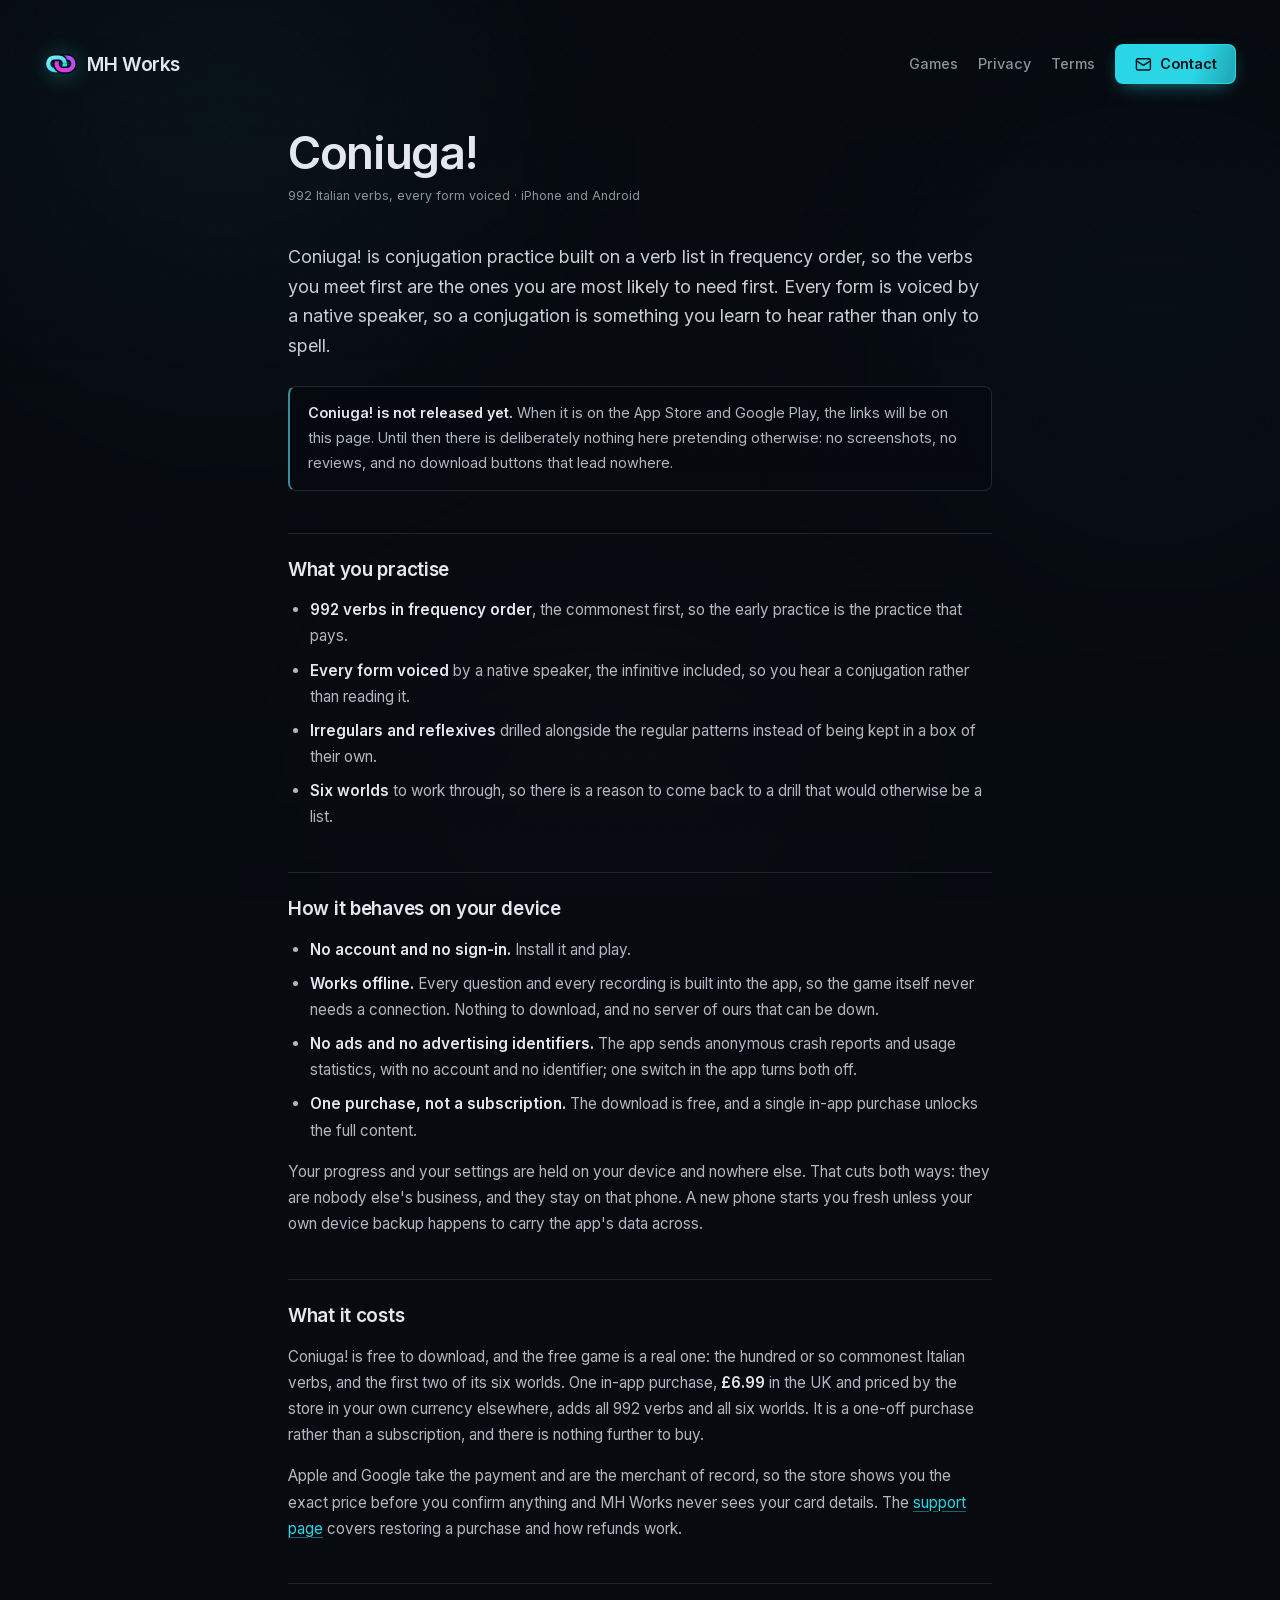
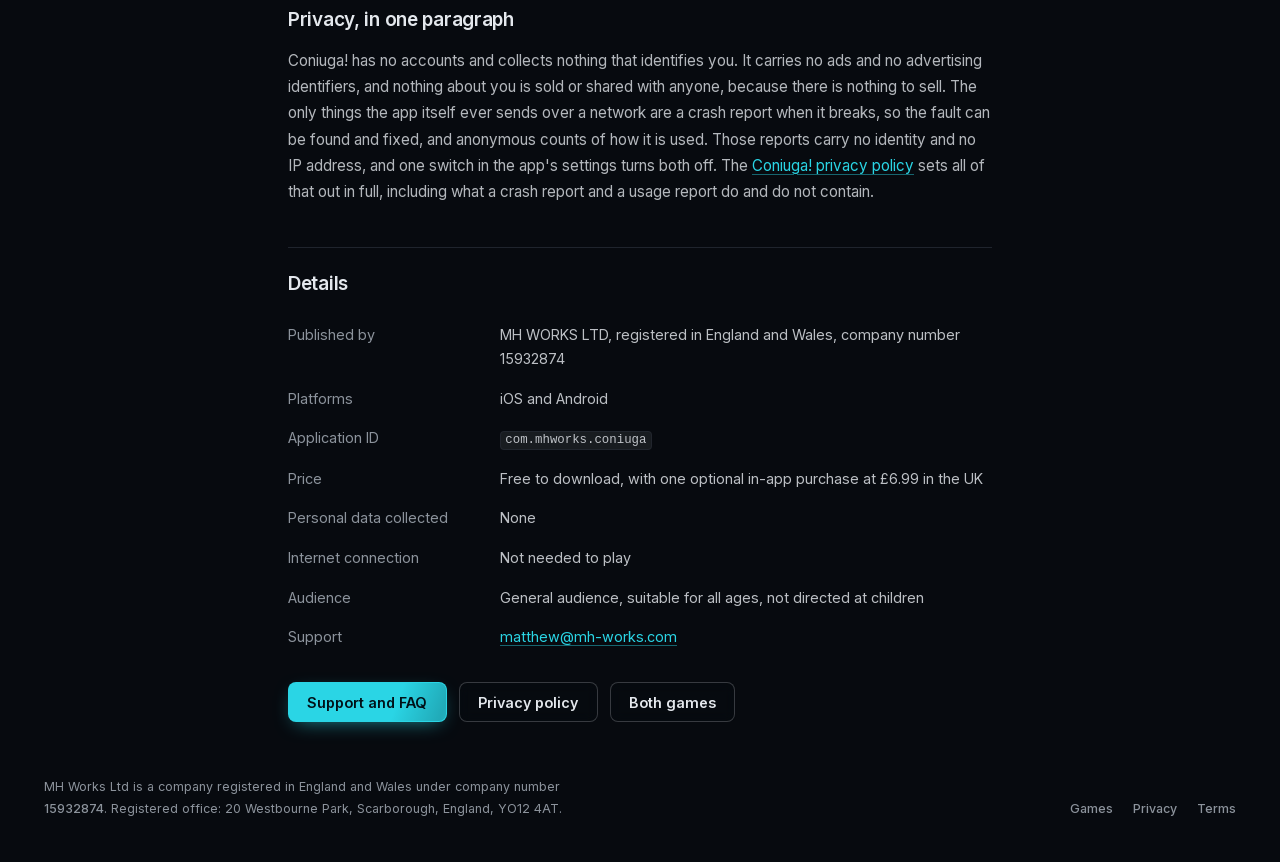
<file: coniuga.html>
<!DOCTYPE html>
<html lang="en-GB">
	<head>
		<meta charset="UTF-8" />
		<meta name="viewport" content="width=device-width, initial-scale=1" />
		<title>Coniuga! | Italian practice for iPhone and Android | MH Works Ltd</title>
		<meta
			name="description"
			content="Coniuga! — 992 Italian verbs, every form voiced. A standalone Italian practice game for iPhone and Android: no account, no ads, works offline."
		/>
		<meta name="author" content="MH Works Ltd" />
		<link rel="canonical" href="https://mh-works.com/coniuga.html" />

		<meta property="og:type" content="website" />
		<meta property="og:title" content="Coniuga! — 992 Italian verbs, every form voiced" />
		<meta
			property="og:description"
			content="A standalone Italian practice game for iPhone and Android. No account, no ads, and it works offline."
		/>
		<meta property="og:url" content="https://mh-works.com/coniuga.html" />

		<link rel="icon" type="image/svg+xml" href="favicon.svg" />
		<link rel="icon" type="image/png" sizes="32x32" href="favicon-32x32.png" />
		<link rel="icon" type="image/png" sizes="16x16" href="favicon-16x16.png" />
		<link rel="shortcut icon" href="favicon.ico" />
		<link rel="apple-touch-icon" href="apple-touch-icon.png" />
		<link rel="manifest" href="site.webmanifest" />
		<meta name="theme-color" content="#0d1117" />

		<!-- Inter is self-hosted from /fonts, so this page contacts no third party. -->
		<link rel="preload" as="font" type="font/woff2" href="fonts/inter-latin.woff2" crossorigin />
		<link rel="stylesheet" type="text/css" href="css/main.css" />
		<link rel="stylesheet" type="text/css" href="css/doc.css" />
		<script type="application/ld+json">
			{
				"@context": "https://schema.org",
				"@type": "SoftwareApplication",
				"name": "Coniuga!",
				"applicationCategory": "EducationalApplication",
				"applicationSubCategory": "Language learning",
				"operatingSystem": "iOS, Android",
				"inLanguage": "en-GB",
				"teaches": "Italian",
				"isFamilyFriendly": true,
				"url": "https://mh-works.com/coniuga.html",
				"publisher": {
					"@type": "Organization",
					"name": "MH Works Ltd",
					"legalName": "MH WORKS LTD",
					"url": "https://mh-works.com/",
					"email": "matthew@mh-works.com"
				}
			}
		</script>
	</head>
	<body>
		<!-- Same backdrop as the splash page, without the WebGL particle field:
		     these pages have to scroll and stay readable for minutes at a time. -->
		<div class="bg-aurora" aria-hidden="true">
			<span class="blob blob--1"></span>
			<span class="blob blob--2"></span>
			<span class="blob blob--3"></span>
		</div>
		<div class="bg-grid" aria-hidden="true"></div>
		<div class="scrim scrim--doc" aria-hidden="true"></div>

		<div class="page page--doc">
			<header class="site-header">
				<a class="brand" href="/" aria-label="MH Works Ltd">
					<svg class="brand__mark" viewBox="0 0 64 64" aria-hidden="true">
						<defs>
							<linearGradient id="mhA" x1="0" y1="0" x2="1" y2="1">
								<stop offset="0" stop-color="#7df0ff" />
								<stop offset="1" stop-color="#22d3ee" />
							</linearGradient>
							<linearGradient id="mhB" x1="1" y1="0" x2="0" y2="1">
								<stop offset="0" stop-color="#a855f7" />
								<stop offset="1" stop-color="#e935e0" />
							</linearGradient>
							<clipPath id="mhOverHead">
								<rect x="15" y="0" width="28" height="32" />
							</clipPath>
						</defs>
						<!-- Two interlocking links, as on the splash page. The casing strokes are
						     the page ground, so each link passes in front of the other once. -->
						<g fill="none" stroke-width="8">
							<rect x="8" y="20" width="32" height="24" rx="12" stroke="url(#mhA)" />
							<rect
								x="24"
								y="20"
								width="32"
								height="24"
								rx="12"
								stroke="var(--background)"
								stroke-width="14"
							/>
							<rect x="24" y="20" width="32" height="24" rx="12" stroke="url(#mhB)" />
							<g clip-path="url(#mhOverHead)">
								<rect
									x="8"
									y="20"
									width="32"
									height="24"
									rx="12"
									stroke="var(--background)"
									stroke-width="14"
								/>
								<rect x="8" y="20" width="32" height="24" rx="12" stroke="url(#mhA)" />
							</g>
						</g>
					</svg>
					<span class="brand__name">MH Works</span>
				</a>
				<nav class="site-nav" aria-label="Site">
					<a class="nav-link" href="games.html" aria-current="page">Games</a>
					<a class="nav-link" href="privacy.html">Privacy</a>
					<a class="nav-link" href="terms.html">Terms</a>
					<a class="btn btn--primary" href="mailto:matthew@mh-works.com">
						<svg
							class="btn__icon"
							viewBox="0 0 24 24"
							fill="none"
							stroke="currentColor"
							stroke-width="2"
							stroke-linecap="round"
							stroke-linejoin="round"
							aria-hidden="true"
						>
							<rect x="2" y="4" width="20" height="16" rx="2" />
							<path d="m22 7-8.97 5.7a1.94 1.94 0 0 1-2.06 0L2 7" />
						</svg>
						Contact
					</a>
				</nav>
			</header>

			<main class="doc">
				<h1 class="doc__title">Coniuga!</h1>
				<p class="doc__stamp">992 Italian verbs, every form voiced &middot; iPhone and Android</p>

				<p class="doc__lead">
					Coniuga! is conjugation practice built on a verb list in frequency
					order, so the verbs you meet first are the ones you are most likely to
					need first. Every form is voiced by a native speaker, so a conjugation
					is something you learn to hear rather than only to spell.
				</p>

				<div class="doc__note">
					<p>
						<strong>Coniuga! is not released yet.</strong> When it is on the App Store and
						Google Play, the links will be on this page. Until then there is deliberately
						nothing here pretending otherwise: no screenshots, no reviews, and no download
						buttons that lead nowhere.
					</p>
				</div>

				<h2>What you practise</h2>
				<ul>
					<li><strong>992 verbs in frequency order</strong>, the commonest first, so the
						early practice is the practice that pays.</li>
					<li><strong>Every form voiced</strong> by a native speaker, the infinitive
						included, so you hear a conjugation rather than reading it.</li>
					<li><strong>Irregulars and reflexives</strong> drilled alongside the regular
						patterns instead of being kept in a box of their own.</li>
					<li><strong>Six worlds</strong> to work through, so there is a reason to come
						back to a drill that would otherwise be a list.</li>
				</ul>

				<h2>How it behaves on your device</h2>
				<ul>
					<li><strong>No account and no sign-in.</strong> Install it and play.</li>
					<li>
						<strong>Works offline.</strong> Every question and every recording is built into
						the app, so the game itself never needs a connection. Nothing to download, and
						no server of ours that can be down.
					</li>
					<li>
						<strong>No ads and no advertising identifiers.</strong> The app sends anonymous
						crash reports and usage statistics, with no account and no identifier; one
						switch in the app turns both off.
					</li>
					<li>
						<strong>One purchase, not a subscription.</strong> The download is free, and a
						single in-app purchase unlocks the full content.
					</li>
				</ul>
				<p>
					Your progress and your settings are held on your device and nowhere else. That
					cuts both ways: they are nobody else's business, and they stay on that phone. A
					new phone starts you fresh unless your own device backup happens to carry the
					app's data across.
				</p>

				<h2>What it costs</h2>
				<p>
					Coniuga! is free to download, and the free game is a real one: the
					hundred or so commonest Italian verbs, and the first two of its six
					worlds. One in-app purchase, <strong>£6.99</strong> in the UK and priced
					by the store in your own currency elsewhere, adds all 992 verbs and all
					six worlds. It is a one-off purchase rather than a subscription, and
					there is nothing further to buy.
				</p>
				<p>
					Apple and Google take the payment and are the merchant of record, so the store
					shows you the exact price before you confirm anything and MH Works never sees your
					card details. The <a href="coniuga-support.html">support page</a> covers restoring
					a purchase and how refunds work.
				</p>

				<h2>Privacy, in one paragraph</h2>
				<p>
					Coniuga! has no accounts and collects nothing that identifies you. It carries no
					ads and no advertising identifiers, and nothing about you is sold or shared with
					anyone, because there is nothing to sell. The only things the app itself ever
					sends over a network are a crash report when it breaks, so the fault can be found
					and fixed, and anonymous counts of how it is used. Those reports carry no identity
					and no IP address, and one switch in the app's settings turns both off. The
					<a href="coniuga-privacy.html">Coniuga! privacy policy</a> sets all of that out in
					full, including what a crash report and a usage report do and do not contain.
				</p>

				<h2>Details</h2>
				<dl class="doc__facts">
					<dt>Published by</dt>
					<dd>MH WORKS LTD, registered in England and Wales, company number 15932874</dd>
					<dt>Platforms</dt>
					<dd>iOS and Android</dd>
					<dt>Application ID</dt>
					<dd><code>com.mhworks.coniuga</code></dd>
					<dt>Price</dt>
					<dd>Free to download, with one optional in-app purchase at £6.99 in the UK</dd>
					<dt>Personal data collected</dt>
					<dd>None</dd>
					<dt>Internet connection</dt>
					<dd>Not needed to play</dd>
					<dt>Audience</dt>
					<dd>General audience, suitable for all ages, not directed at children</dd>
					<dt>Support</dt>
					<dd><a href="mailto:matthew@mh-works.com">matthew@mh-works.com</a></dd>
				</dl>

				<div class="doc__actions">
					<a class="btn btn--primary" href="coniuga-support.html">Support and FAQ</a>
					<a class="btn btn--ghost" href="coniuga-privacy.html">Privacy policy</a>
					<a class="btn btn--ghost" href="games.html">Both games</a>
				</div>
			</main>

			<footer class="site-footer">
				<p>
					MH Works Ltd is a company registered in England and Wales under company number
					<a
						href="https://find-and-update.company-information.service.gov.uk/company/15932874"
						rel="noopener noreferrer"
						target="_blank"
						>15932874</a
					>. Registered office: 20 Westbourne Park, Scarborough, England,
					YO12 4AT.
				</p>
				<p class="site-footer__links">
					<a href="games.html">Games</a>
					<a href="privacy.html">Privacy</a>
					<a href="terms.html">Terms</a>
				</p>
			</footer>
		</div>
	</body>
</html>
</file>
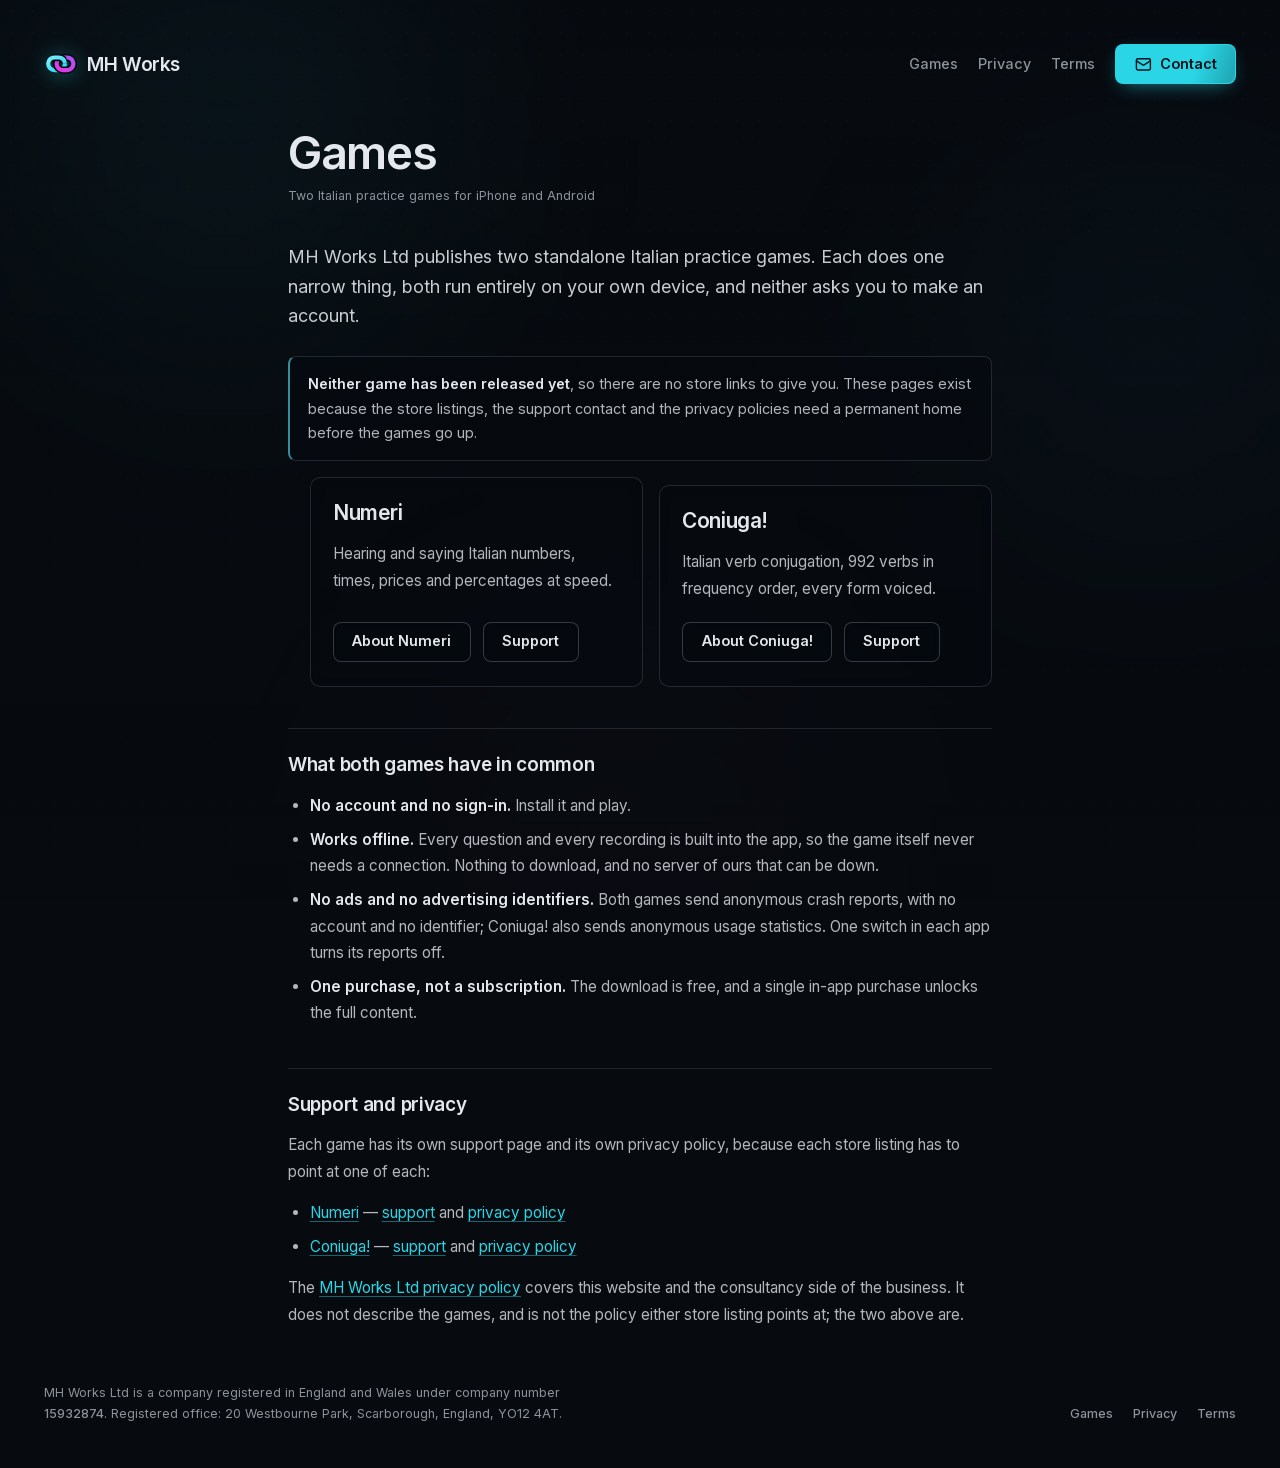
<file: games.html>
<!DOCTYPE html>
<html lang="en-GB">
	<head>
		<meta charset="UTF-8" />
		<meta name="viewport" content="width=device-width, initial-scale=1" />
		<title>Games | MH Works Ltd</title>
		<meta
			name="description"
			content="Numeri and Coniuga!, two standalone Italian practice games for iPhone and Android from MH Works Ltd. No accounts, no ads, and they work offline."
		/>
		<meta name="author" content="MH Works Ltd" />
		<link rel="canonical" href="https://mh-works.com/games.html" />

		<meta property="og:type" content="website" />
		<meta property="og:title" content="Games — MH Works Ltd" />
		<meta
			property="og:description"
			content="Numeri and Coniuga!, two standalone Italian practice games for iPhone and Android."
		/>
		<meta property="og:url" content="https://mh-works.com/games.html" />

		<link rel="icon" type="image/svg+xml" href="favicon.svg" />
		<link rel="icon" type="image/png" sizes="32x32" href="favicon-32x32.png" />
		<link rel="icon" type="image/png" sizes="16x16" href="favicon-16x16.png" />
		<link rel="shortcut icon" href="favicon.ico" />
		<link rel="apple-touch-icon" href="apple-touch-icon.png" />
		<link rel="manifest" href="site.webmanifest" />
		<meta name="theme-color" content="#0d1117" />

		<!-- Inter is self-hosted from /fonts, so this page contacts no third party. -->
		<link rel="preload" as="font" type="font/woff2" href="fonts/inter-latin.woff2" crossorigin />
		<link rel="stylesheet" type="text/css" href="css/main.css" />
		<link rel="stylesheet" type="text/css" href="css/doc.css" />
	</head>
	<body>
		<!-- Same backdrop as the splash page, without the WebGL particle field:
		     these pages have to scroll and stay readable for minutes at a time. -->
		<div class="bg-aurora" aria-hidden="true">
			<span class="blob blob--1"></span>
			<span class="blob blob--2"></span>
			<span class="blob blob--3"></span>
		</div>
		<div class="bg-grid" aria-hidden="true"></div>
		<div class="scrim scrim--doc" aria-hidden="true"></div>

		<div class="page page--doc">
			<header class="site-header">
				<a class="brand" href="/" aria-label="MH Works Ltd">
					<svg class="brand__mark" viewBox="0 0 64 64" aria-hidden="true">
						<defs>
							<linearGradient id="mhA" x1="0" y1="0" x2="1" y2="1">
								<stop offset="0" stop-color="#7df0ff" />
								<stop offset="1" stop-color="#22d3ee" />
							</linearGradient>
							<linearGradient id="mhB" x1="1" y1="0" x2="0" y2="1">
								<stop offset="0" stop-color="#a855f7" />
								<stop offset="1" stop-color="#e935e0" />
							</linearGradient>
							<clipPath id="mhOverHead">
								<rect x="15" y="0" width="28" height="32" />
							</clipPath>
						</defs>
						<!-- Two interlocking links, as on the splash page. The casing strokes are
						     the page ground, so each link passes in front of the other once. -->
						<g fill="none" stroke-width="8">
							<rect x="8" y="20" width="32" height="24" rx="12" stroke="url(#mhA)" />
							<rect
								x="24"
								y="20"
								width="32"
								height="24"
								rx="12"
								stroke="var(--background)"
								stroke-width="14"
							/>
							<rect x="24" y="20" width="32" height="24" rx="12" stroke="url(#mhB)" />
							<g clip-path="url(#mhOverHead)">
								<rect
									x="8"
									y="20"
									width="32"
									height="24"
									rx="12"
									stroke="var(--background)"
									stroke-width="14"
								/>
								<rect x="8" y="20" width="32" height="24" rx="12" stroke="url(#mhA)" />
							</g>
						</g>
					</svg>
					<span class="brand__name">MH Works</span>
				</a>
				<nav class="site-nav" aria-label="Site">
					<a class="nav-link" href="games.html" aria-current="page">Games</a>
					<a class="nav-link" href="privacy.html">Privacy</a>
					<a class="nav-link" href="terms.html">Terms</a>
					<a class="btn btn--primary" href="mailto:matthew@mh-works.com">
						<svg
							class="btn__icon"
							viewBox="0 0 24 24"
							fill="none"
							stroke="currentColor"
							stroke-width="2"
							stroke-linecap="round"
							stroke-linejoin="round"
							aria-hidden="true"
						>
							<rect x="2" y="4" width="20" height="16" rx="2" />
							<path d="m22 7-8.97 5.7a1.94 1.94 0 0 1-2.06 0L2 7" />
						</svg>
						Contact
					</a>
				</nav>
			</header>

			<main class="doc">
				<h1 class="doc__title">Games</h1>
				<p class="doc__stamp">Two Italian practice games for iPhone and Android</p>

				<p class="doc__lead">
					MH Works Ltd publishes two standalone Italian practice games. Each does one narrow
					thing, both run entirely on your own device, and neither asks you to make an
					account.
				</p>

				<div class="doc__note">
					<p>
						<strong>Neither game has been released yet</strong>, so there are no store links
						to give you. These pages exist because the store listings, the support contact
						and the privacy policies need a permanent home before the games go up.
					</p>
				</div>

				<ul class="doc__cards">
					<li class="doc__card">
						<h2><a href="numeri.html">Numeri</a></h2>
						<p>Hearing and saying Italian numbers, times, prices and percentages at speed.</p>
						<div class="doc__actions">
							<a class="btn btn--ghost" href="numeri.html">About Numeri</a>
							<a class="btn btn--ghost" href="numeri-support.html">Support</a>
						</div>
					</li>
					<li class="doc__card">
						<h2><a href="coniuga.html">Coniuga!</a></h2>
						<p>Italian verb conjugation, 992 verbs in frequency order, every form voiced.</p>
						<div class="doc__actions">
							<a class="btn btn--ghost" href="coniuga.html">About Coniuga!</a>
							<a class="btn btn--ghost" href="coniuga-support.html">Support</a>
						</div>
					</li>
				</ul>

				<h2>What both games have in common</h2>
				<ul>
					<li><strong>No account and no sign-in.</strong> Install it and play.</li>
					<li>
						<strong>Works offline.</strong> Every question and every recording is built into
						the app, so the game itself never needs a connection. Nothing to download, and
						no server of ours that can be down.
					</li>
					<li>
						<strong>No ads and no advertising identifiers.</strong> Both games send anonymous
						crash reports, with no account and no identifier; Coniuga! also sends anonymous
						usage statistics. One switch in each app turns its reports off.
					</li>
					<li>
						<strong>One purchase, not a subscription.</strong> The download is free, and a
						single in-app purchase unlocks the full content.
					</li>
				</ul>

				<h2>Support and privacy</h2>
				<p>
					Each game has its own support page and its own privacy policy, because each store
					listing has to point at one of each:
				</p>
				<ul>
					<li>
						<a href="numeri.html">Numeri</a> &mdash;
						<a href="numeri-support.html">support</a> and
						<a href="numeri-privacy.html">privacy policy</a>
					</li>
					<li>
						<a href="coniuga.html">Coniuga!</a> &mdash;
						<a href="coniuga-support.html">support</a> and
						<a href="coniuga-privacy.html">privacy policy</a>
					</li>
				</ul>
				<p>
					The <a href="privacy.html">MH Works Ltd privacy policy</a> covers this website and
					the consultancy side of the business. It does not describe the games, and is not
					the policy either store listing points at; the two above are.
				</p>
			</main>

			<footer class="site-footer">
				<p>
					MH Works Ltd is a company registered in England and Wales under company number
					<a
						href="https://find-and-update.company-information.service.gov.uk/company/15932874"
						rel="noopener noreferrer"
						target="_blank"
						>15932874</a
					>. Registered office: 20 Westbourne Park, Scarborough, England,
					YO12 4AT.
				</p>
				<p class="site-footer__links">
					<a href="games.html">Games</a>
					<a href="privacy.html">Privacy</a>
					<a href="terms.html">Terms</a>
				</p>
			</footer>
		</div>
	</body>
</html>
</file>
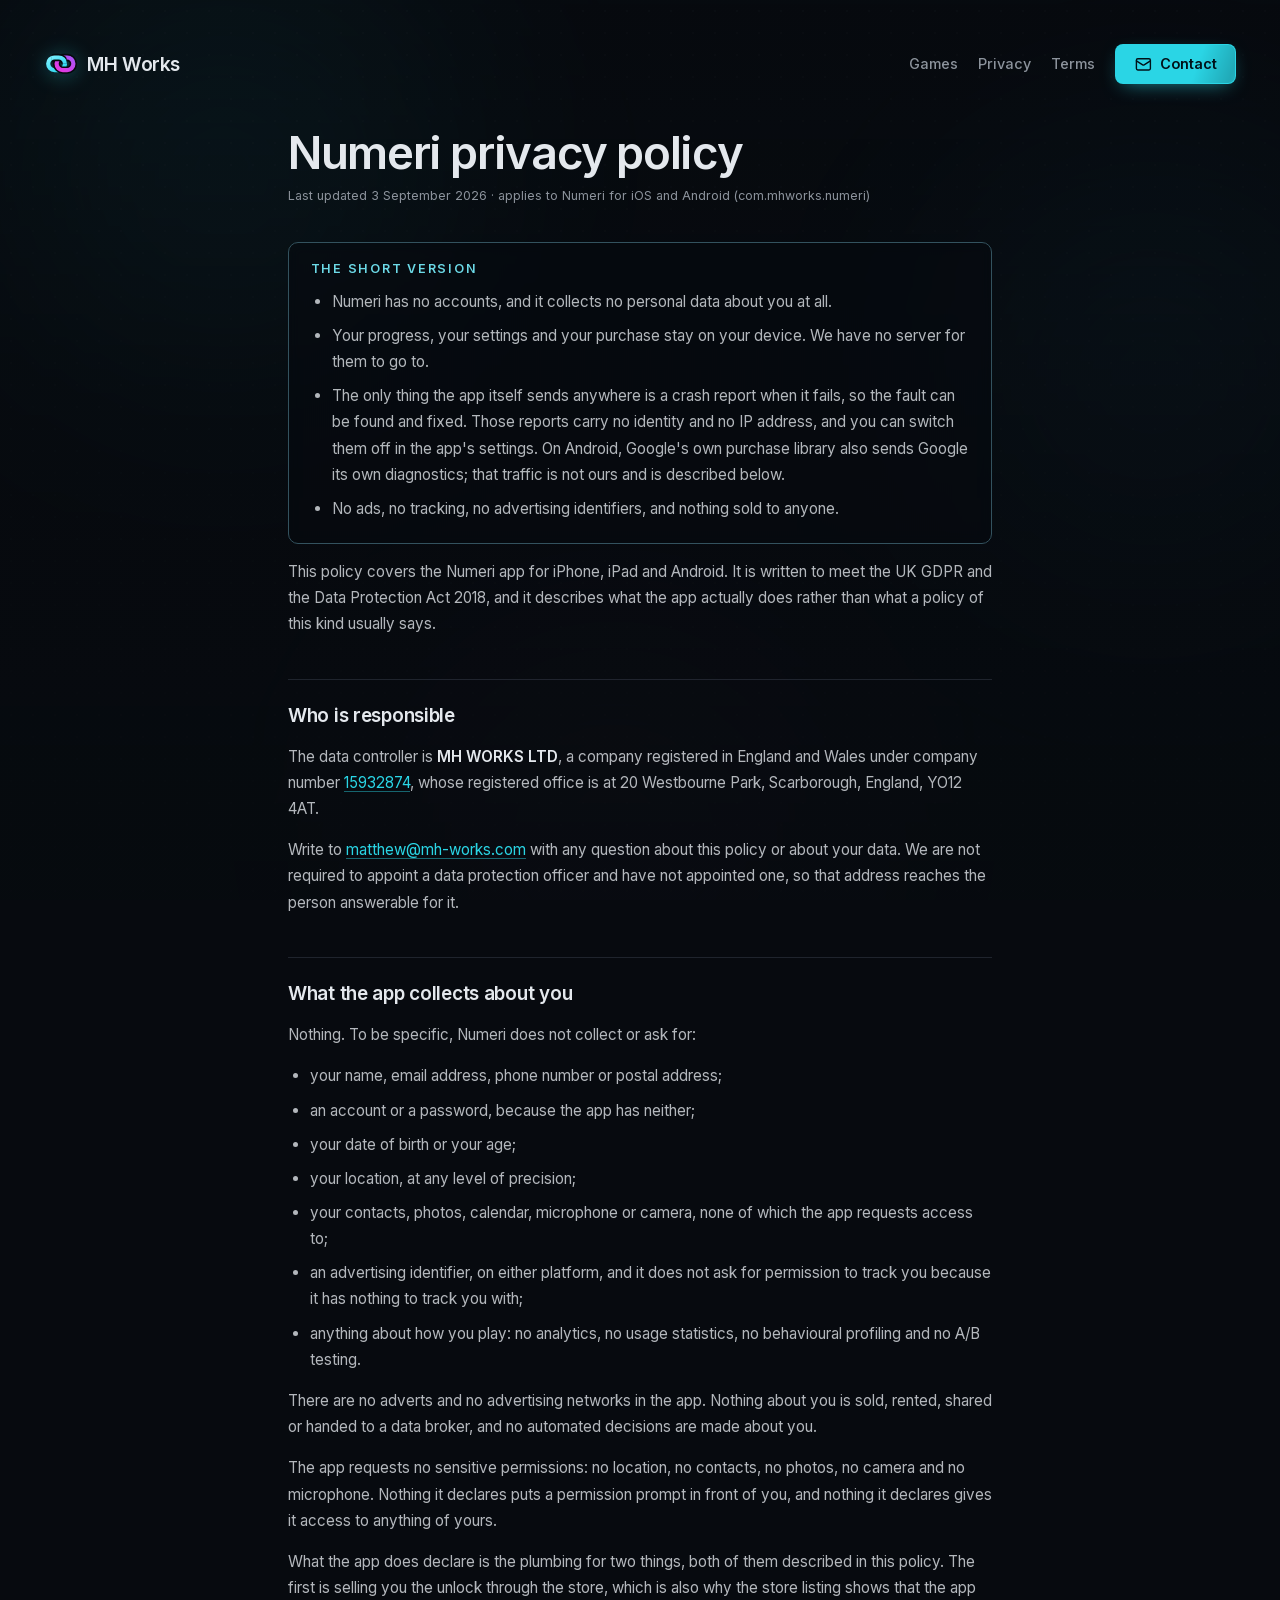
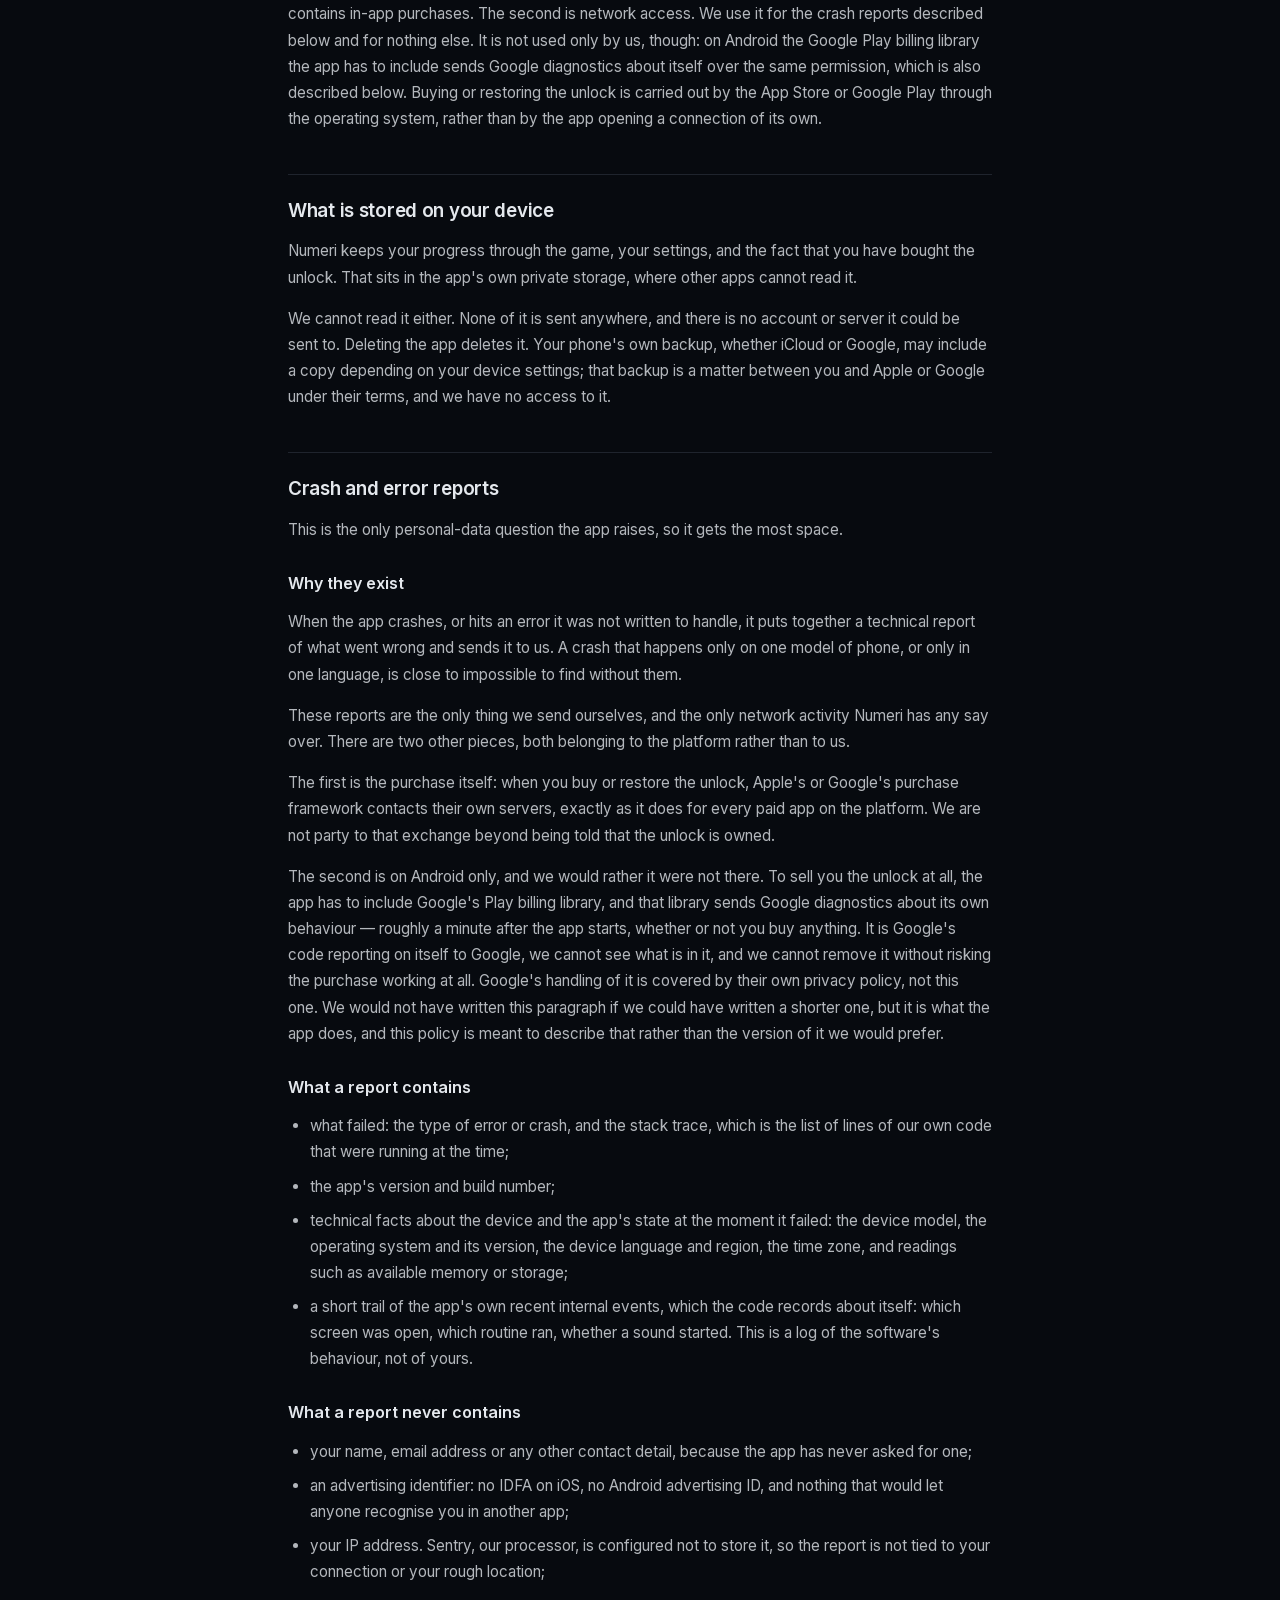
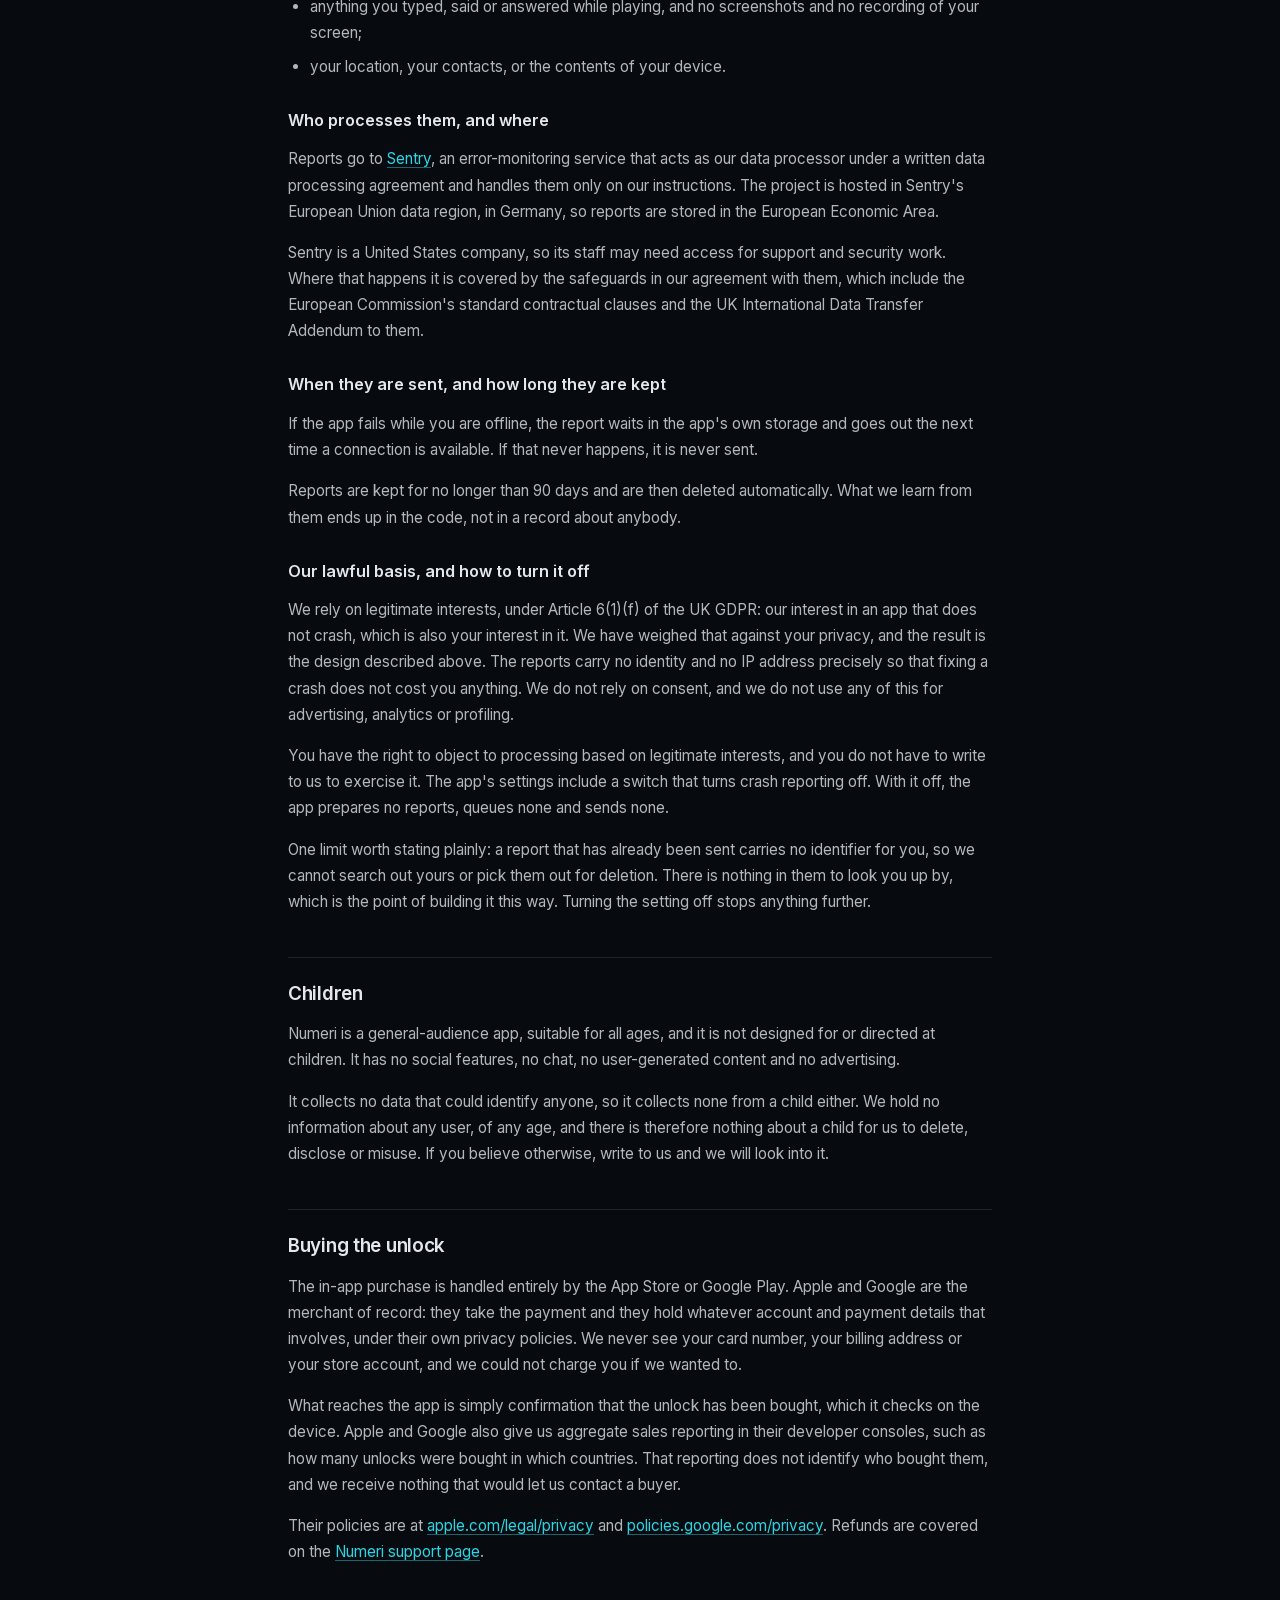
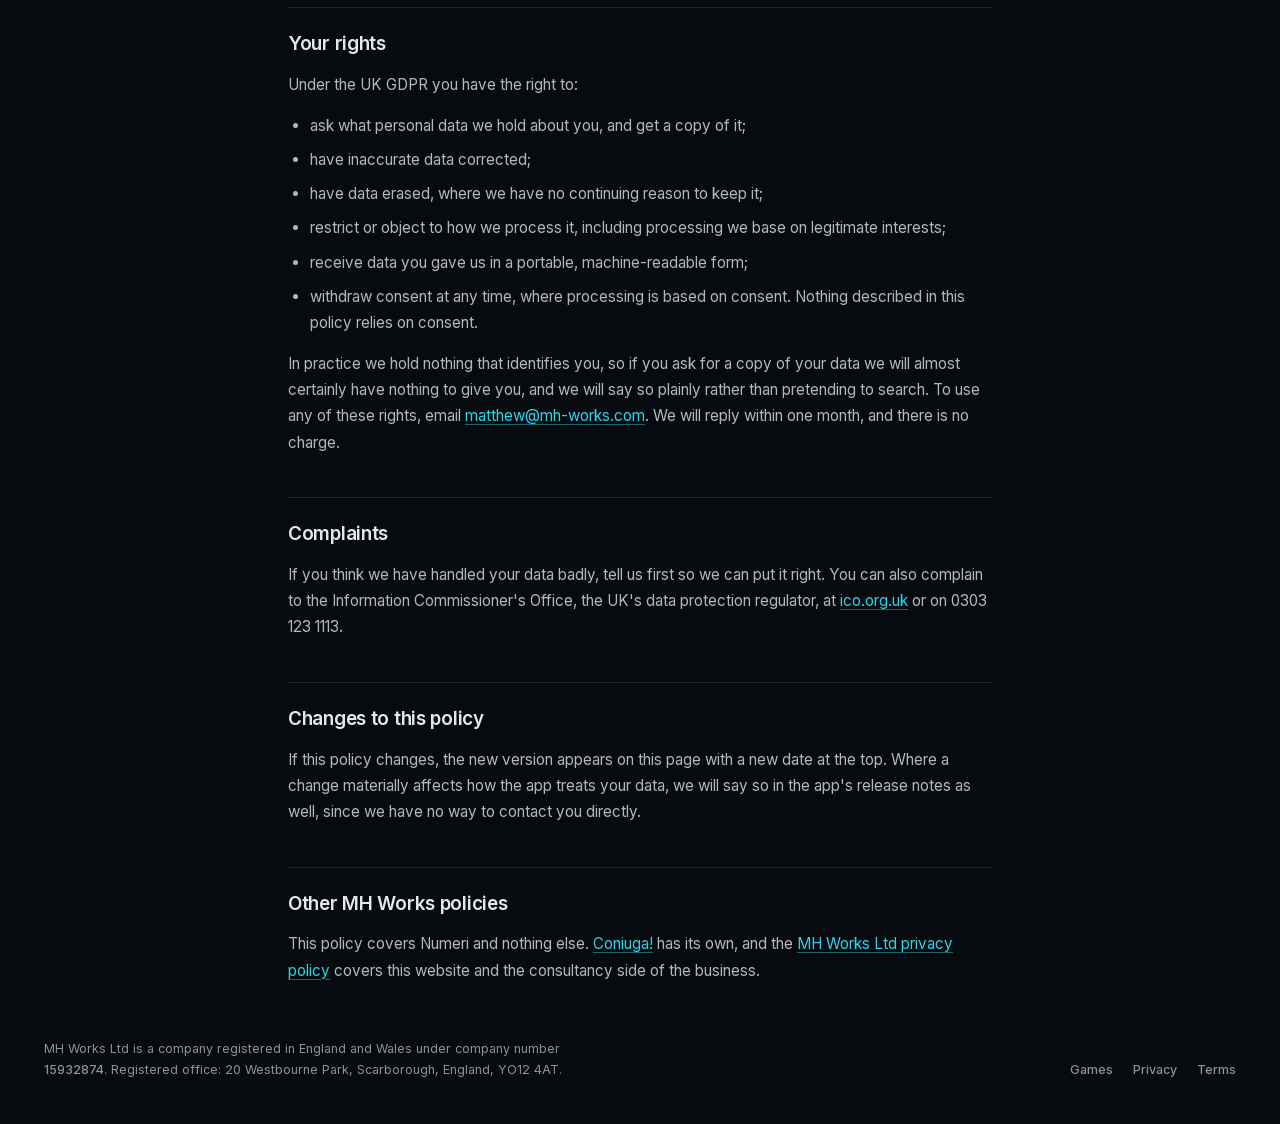
<file: numeri-privacy.html>
<!DOCTYPE html>
<html lang="en-GB">
	<head>
		<meta charset="UTF-8" />
		<meta name="viewport" content="width=device-width, initial-scale=1" />
		<title>Numeri privacy policy | MH Works Ltd</title>
		<meta
			name="description"
			content="The privacy policy for Numeri, the Italian practice game from MH Works Ltd. No accounts, no personal data, no ads and no tracking; anonymous crash reports only."
		/>
		<meta name="author" content="MH Works Ltd" />
		<link rel="canonical" href="https://mh-works.com/numeri-privacy.html" />

		<meta property="og:type" content="website" />
		<meta property="og:title" content="Numeri privacy policy — MH Works Ltd" />
		<meta
			property="og:description"
			content="What Numeri does and does not collect: no accounts, no personal data, no ads, no tracking, anonymous crash reports only."
		/>
		<meta property="og:url" content="https://mh-works.com/numeri-privacy.html" />

		<link rel="icon" type="image/svg+xml" href="favicon.svg" />
		<link rel="icon" type="image/png" sizes="32x32" href="favicon-32x32.png" />
		<link rel="icon" type="image/png" sizes="16x16" href="favicon-16x16.png" />
		<link rel="shortcut icon" href="favicon.ico" />
		<link rel="apple-touch-icon" href="apple-touch-icon.png" />
		<link rel="manifest" href="site.webmanifest" />
		<meta name="theme-color" content="#0d1117" />

		<!-- Inter is self-hosted from /fonts, so this page contacts no third party. -->
		<link rel="preload" as="font" type="font/woff2" href="fonts/inter-latin.woff2" crossorigin />
		<link rel="stylesheet" type="text/css" href="css/main.css" />
		<link rel="stylesheet" type="text/css" href="css/doc.css" />
	</head>
	<body>
		<!-- Same backdrop as the splash page, without the WebGL particle field:
		     these pages have to scroll and stay readable for minutes at a time. -->
		<div class="bg-aurora" aria-hidden="true">
			<span class="blob blob--1"></span>
			<span class="blob blob--2"></span>
			<span class="blob blob--3"></span>
		</div>
		<div class="bg-grid" aria-hidden="true"></div>
		<div class="scrim scrim--doc" aria-hidden="true"></div>

		<div class="page page--doc">
			<header class="site-header">
				<a class="brand" href="/" aria-label="MH Works Ltd">
					<svg class="brand__mark" viewBox="0 0 64 64" aria-hidden="true">
						<defs>
							<linearGradient id="mhA" x1="0" y1="0" x2="1" y2="1">
								<stop offset="0" stop-color="#7df0ff" />
								<stop offset="1" stop-color="#22d3ee" />
							</linearGradient>
							<linearGradient id="mhB" x1="1" y1="0" x2="0" y2="1">
								<stop offset="0" stop-color="#a855f7" />
								<stop offset="1" stop-color="#e935e0" />
							</linearGradient>
							<clipPath id="mhOverHead">
								<rect x="15" y="0" width="28" height="32" />
							</clipPath>
						</defs>
						<!-- Two interlocking links, as on the splash page. The casing strokes are
						     the page ground, so each link passes in front of the other once. -->
						<g fill="none" stroke-width="8">
							<rect x="8" y="20" width="32" height="24" rx="12" stroke="url(#mhA)" />
							<rect
								x="24"
								y="20"
								width="32"
								height="24"
								rx="12"
								stroke="var(--background)"
								stroke-width="14"
							/>
							<rect x="24" y="20" width="32" height="24" rx="12" stroke="url(#mhB)" />
							<g clip-path="url(#mhOverHead)">
								<rect
									x="8"
									y="20"
									width="32"
									height="24"
									rx="12"
									stroke="var(--background)"
									stroke-width="14"
								/>
								<rect x="8" y="20" width="32" height="24" rx="12" stroke="url(#mhA)" />
							</g>
						</g>
					</svg>
					<span class="brand__name">MH Works</span>
				</a>
				<nav class="site-nav" aria-label="Site">
					<a class="nav-link" href="games.html" aria-current="page">Games</a>
					<a class="nav-link" href="privacy.html">Privacy</a>
					<a class="nav-link" href="terms.html">Terms</a>
					<a class="btn btn--primary" href="mailto:matthew@mh-works.com">
						<svg
							class="btn__icon"
							viewBox="0 0 24 24"
							fill="none"
							stroke="currentColor"
							stroke-width="2"
							stroke-linecap="round"
							stroke-linejoin="round"
							aria-hidden="true"
						>
							<rect x="2" y="4" width="20" height="16" rx="2" />
							<path d="m22 7-8.97 5.7a1.94 1.94 0 0 1-2.06 0L2 7" />
						</svg>
						Contact
					</a>
				</nav>
			</header>

			<main class="doc">
				<h1 class="doc__title">Numeri privacy policy</h1>
				<p class="doc__stamp">
					Last updated 3 September 2026 &middot; applies to Numeri for iOS and Android
					(com.mhworks.numeri)
				</p>

				<div class="doc__summary">
					<h2>The short version</h2>
					<ul>
						<li>
							Numeri has no accounts, and it collects no personal data about you at all.
						</li>
						<li>
							Your progress, your settings and your purchase stay on your device. We have
							no server for them to go to.
						</li>
						<li>
							The only thing the app itself sends anywhere is a crash report when it fails,
							so the fault can be found and fixed. Those reports carry no identity and no
							IP address, and you can switch them off in the app's settings. On Android,
							Google's own purchase library also sends Google its own diagnostics; that
							traffic is not ours and is described below.
						</li>
						<li>No ads, no tracking, no advertising identifiers, and nothing sold to anyone.</li>
					</ul>
				</div>

				<p>
					This policy covers the Numeri app for iPhone, iPad and Android. It is written to
					meet the UK GDPR and the Data Protection Act 2018, and it describes what the app
					actually does rather than what a policy of this kind usually says.
				</p>

				<h2>Who is responsible</h2>
				<p>
					The data controller is <strong>MH WORKS LTD</strong>, a company registered in
					England and Wales under company number
					<a href="https://find-and-update.company-information.service.gov.uk/company/15932874" rel="noopener noreferrer" target="_blank"
						>15932874</a
					>, whose registered office is at 20 Westbourne Park, Scarborough, England,
					YO12 4AT.
				</p>
				<p>
					Write to <a href="mailto:matthew@mh-works.com">matthew@mh-works.com</a> with any
					question about this policy or about your data. We are not required to appoint a
					data protection officer and have not appointed one, so that address reaches the
					person answerable for it.
				</p>

				<h2>What the app collects about you</h2>
				<p>Nothing. To be specific, Numeri does not collect or ask for:</p>
				<ul>
					<li>your name, email address, phone number or postal address;</li>
					<li>an account or a password, because the app has neither;</li>
					<li>your date of birth or your age;</li>
					<li>your location, at any level of precision;</li>
					<li>
						your contacts, photos, calendar, microphone or camera, none of which the app
						requests access to;
					</li>
					<li>
						an advertising identifier, on either platform, and it does not ask for
						permission to track you because it has nothing to track you with;
					</li>
					<li>
						anything about how you play: no analytics, no usage statistics, no behavioural
						profiling and no A/B testing.
					</li>
				</ul>
				<p>
					There are no adverts and no advertising networks in the app. Nothing about you is
					sold, rented, shared or handed to a data broker, and no automated decisions are
					made about you.
				</p>
				<p>
					The app requests no sensitive permissions: no location, no contacts, no photos,
					no camera and no microphone. Nothing it declares puts a permission prompt in
					front of you, and nothing it declares gives it access to anything of yours.
				</p>
				<p>
					What the app does declare is the plumbing for two things, both of them described
					in this policy. The first is selling you the unlock through the store, which is
					also why the store listing shows that the app contains in-app purchases. The
					second is network access. We use it for the crash reports described below and
					for nothing else. It is not used only by us, though: on Android the Google
					Play billing library the app has to include sends Google diagnostics about
					itself over the same permission, which is also described below. Buying or
					restoring the unlock is carried out by the App Store or Google Play through the
					operating system, rather than by the app opening a connection of its own.
				</p>

				<h2>What is stored on your device</h2>
				<p>
					Numeri keeps your progress through the game, your settings, and the fact that you
					have bought the unlock. That sits in the app's own private storage, where other
					apps cannot read it.
				</p>
				<p>
					We cannot read it either. None of it is sent anywhere, and there is no account or
					server it could be sent to. Deleting the app deletes it. Your phone's own backup,
					whether iCloud or Google, may include a copy depending on your device settings;
					that backup is a matter between you and Apple or Google under their terms, and we
					have no access to it.
				</p>

				<h2>Crash and error reports</h2>
				<p>
					This is the only personal-data question the app raises, so it gets the most space.
				</p>

				<h3>Why they exist</h3>
				<p>
					When the app crashes, or hits an error it was not written to handle, it puts
					together a technical report of what went wrong and sends it to us. A crash that
					happens only on one model of phone, or only in one language, is close to
					impossible to find without them.
				</p>
				<p>
					These reports are the only thing we send ourselves, and the only network activity
					Numeri has any say over. There are two other pieces, both belonging to the
					platform rather than to us.
				</p>
				<p>
					The first is the purchase itself: when you buy or restore the unlock, Apple's or
					Google's purchase framework contacts their own servers, exactly as it does for
					every paid app on the platform. We are not party to that exchange beyond being
					told that the unlock is owned.
				</p>
				<p>
					The second is on Android only, and we would rather it were not there. To sell you
					the unlock at all, the app has to include Google's Play billing library, and that
					library sends Google diagnostics about its own behaviour — roughly a minute after
					the app starts, whether or not you buy anything. It is Google's code reporting on
					itself to Google, we cannot see what is in it, and we cannot remove it without
					risking the purchase working at all. Google's handling of it is covered by their
					own privacy policy, not this one. We would not have written this paragraph if we
					could have written a shorter one, but it is what the app does, and this policy is
					meant to describe that rather than the version of it we would prefer.
				</p>

				<h3>What a report contains</h3>
				<ul>
					<li>
						what failed: the type of error or crash, and the stack trace, which is the list
						of lines of our own code that were running at the time;
					</li>
					<li>the app's version and build number;</li>
					<li>
						technical facts about the device and the app's state at the moment it failed:
						the device model, the operating system and its version, the device language
						and region, the time zone, and readings such as available memory or storage;
					</li>
					<li>
						a short trail of the app's own recent internal events, which the code records
						about itself: which screen was open, which routine ran, whether a sound
						started. This is a log of the software's behaviour, not of yours.
					</li>
				</ul>

				<h3>What a report never contains</h3>
				<ul>
					<li>
						your name, email address or any other contact detail, because the app has
						never asked for one;
					</li>
					<li>
						an advertising identifier: no IDFA on iOS, no Android advertising ID, and
						nothing that would let anyone recognise you in another app;
					</li>
					<li>
						your IP address. Sentry, our processor, is configured not to store it, so the
						report is not tied to your connection or your rough location;
					</li>
					<li>
						anything you typed, said or answered while playing, and no screenshots and no
						recording of your screen;
					</li>
					<li>your location, your contacts, or the contents of your device.</li>
				</ul>

				<h3>Who processes them, and where</h3>
				<p>
					Reports go to
					<a href="https://sentry.io" rel="noopener noreferrer" target="_blank">Sentry</a>, an
					error-monitoring service that acts as our data processor under a written data
					processing agreement and handles them only on our instructions. The project is
					hosted in Sentry's European Union data region, in Germany, so reports are stored
					in the European Economic Area.
				</p>
				<p>
					Sentry is a United States company, so its staff may need access for support and
					security work. Where that happens it is covered by the safeguards in our agreement
					with them, which include the European Commission's standard contractual clauses
					and the UK International Data Transfer Addendum to them.
				</p>

				<h3>When they are sent, and how long they are kept</h3>
				<p>
					If the app fails while you are offline, the report waits in the app's own storage
					and goes out the next time a connection is available. If that never happens, it is
					never sent.
				</p>
				<p>
					Reports are kept for no longer than 90 days and are then deleted automatically.
					What we learn from them ends up in the code, not in a record about anybody.
				</p>

				<h3>Our lawful basis, and how to turn it off</h3>
				<p>
					We rely on legitimate interests, under Article 6(1)(f) of the UK GDPR: our
					interest in an app that does not crash, which is also your interest in it. We have
					weighed that against your privacy, and the result is the design described above.
					The reports carry no identity and no IP address precisely so that fixing a crash
					does not cost you anything. We do not rely on consent, and we do not use any of
					this for advertising, analytics or profiling.
				</p>
				<p>
					You have the right to object to processing based on legitimate interests, and you
					do not have to write to us to exercise it. The app's settings include a switch
					that turns crash reporting off. With it off, the app prepares no reports, queues
					none and sends none.
				</p>
				<p>
					One limit worth stating plainly: a report that has already been sent carries no
					identifier for you, so we cannot search out yours or pick them out for deletion.
					There is nothing in them to look you up by, which is the point of building it this
					way. Turning the setting off stops anything further.
				</p>

				<h2>Children</h2>
				<p>
					Numeri is a general-audience app, suitable for all ages, and it is not designed
					for or directed at children. It has no social features, no chat, no
					user-generated content and no advertising.
				</p>
				<p>
					It collects no data that could identify anyone, so it collects none from a child
					either. We hold no information about any user, of any age, and there is therefore
					nothing about a child for us to delete, disclose or misuse. If you believe
					otherwise, write to us and we will look into it.
				</p>

				<h2>Buying the unlock</h2>
				<p>
					The in-app purchase is handled entirely by the App Store or Google Play. Apple and
					Google are the merchant of record: they take the payment and they hold whatever
					account and payment details that involves, under their own privacy policies. We
					never see your card number, your billing address or your store account, and we
					could not charge you if we wanted to.
				</p>
				<p>
					What reaches the app is simply confirmation that the unlock has been bought, which
					it checks on the device. Apple and Google also give us aggregate sales reporting
					in their developer consoles, such as how many unlocks were bought in which
					countries. That reporting does not identify who bought them, and we receive
					nothing that would let us contact a buyer.
				</p>
				<p>
					Their policies are at
					<a href="https://www.apple.com/legal/privacy/" rel="noopener noreferrer" target="_blank"
						>apple.com/legal/privacy</a
					>
					and
					<a href="https://policies.google.com/privacy" rel="noopener noreferrer" target="_blank"
						>policies.google.com/privacy</a
					>. Refunds are covered on the
					<a href="numeri-support.html">Numeri support page</a>.
				</p>

				<h2>Your rights</h2>
				<p>Under the UK GDPR you have the right to:</p>
				<ul>
					<li>ask what personal data we hold about you, and get a copy of it;</li>
					<li>have inaccurate data corrected;</li>
					<li>have data erased, where we have no continuing reason to keep it;</li>
					<li>
						restrict or object to how we process it, including processing we base on
						legitimate interests;
					</li>
					<li>receive data you gave us in a portable, machine-readable form;</li>
					<li>
						withdraw consent at any time, where processing is based on consent. Nothing
						described in this policy relies on consent.
					</li>
				</ul>
				<p>
					In practice we hold nothing that identifies you, so if you ask for a copy of your
					data we will almost certainly have nothing to give you, and we will say so plainly
					rather than pretending to search. To use any of these rights, email
					<a href="mailto:matthew@mh-works.com">matthew@mh-works.com</a>. We will reply
					within one month, and there is no charge.
				</p>

				<h2>Complaints</h2>
				<p>
					If you think we have handled your data badly, tell us first so we can put it
					right. You can also complain to the Information Commissioner's Office, the UK's
					data protection regulator, at
					<a href="https://ico.org.uk/make-a-complaint/" rel="noopener noreferrer" target="_blank"
						>ico.org.uk</a
					>
					or on 0303 123 1113.
				</p>

				<h2>Changes to this policy</h2>
				<p>
					If this policy changes, the new version appears on this page with a new date at
					the top. Where a change materially affects how the app treats your data, we will
					say so in the app's release notes as well, since we have no way to contact you
					directly.
				</p>

				<h2>Other MH Works policies</h2>
				<p>
					This policy covers Numeri and nothing else.
					<a href="coniuga-privacy.html">Coniuga!</a> has its own, and the
					<a href="privacy.html">MH Works Ltd privacy policy</a> covers this website and the
					consultancy side of the business.
				</p>
			</main>

			<footer class="site-footer">
				<p>
					MH Works Ltd is a company registered in England and Wales under company number
					<a
						href="https://find-and-update.company-information.service.gov.uk/company/15932874"
						rel="noopener noreferrer"
						target="_blank"
						>15932874</a
					>. Registered office: 20 Westbourne Park, Scarborough, England,
					YO12 4AT.
				</p>
				<p class="site-footer__links">
					<a href="games.html">Games</a>
					<a href="privacy.html">Privacy</a>
					<a href="terms.html">Terms</a>
				</p>
			</footer>
		</div>
	</body>
</html>
</file>
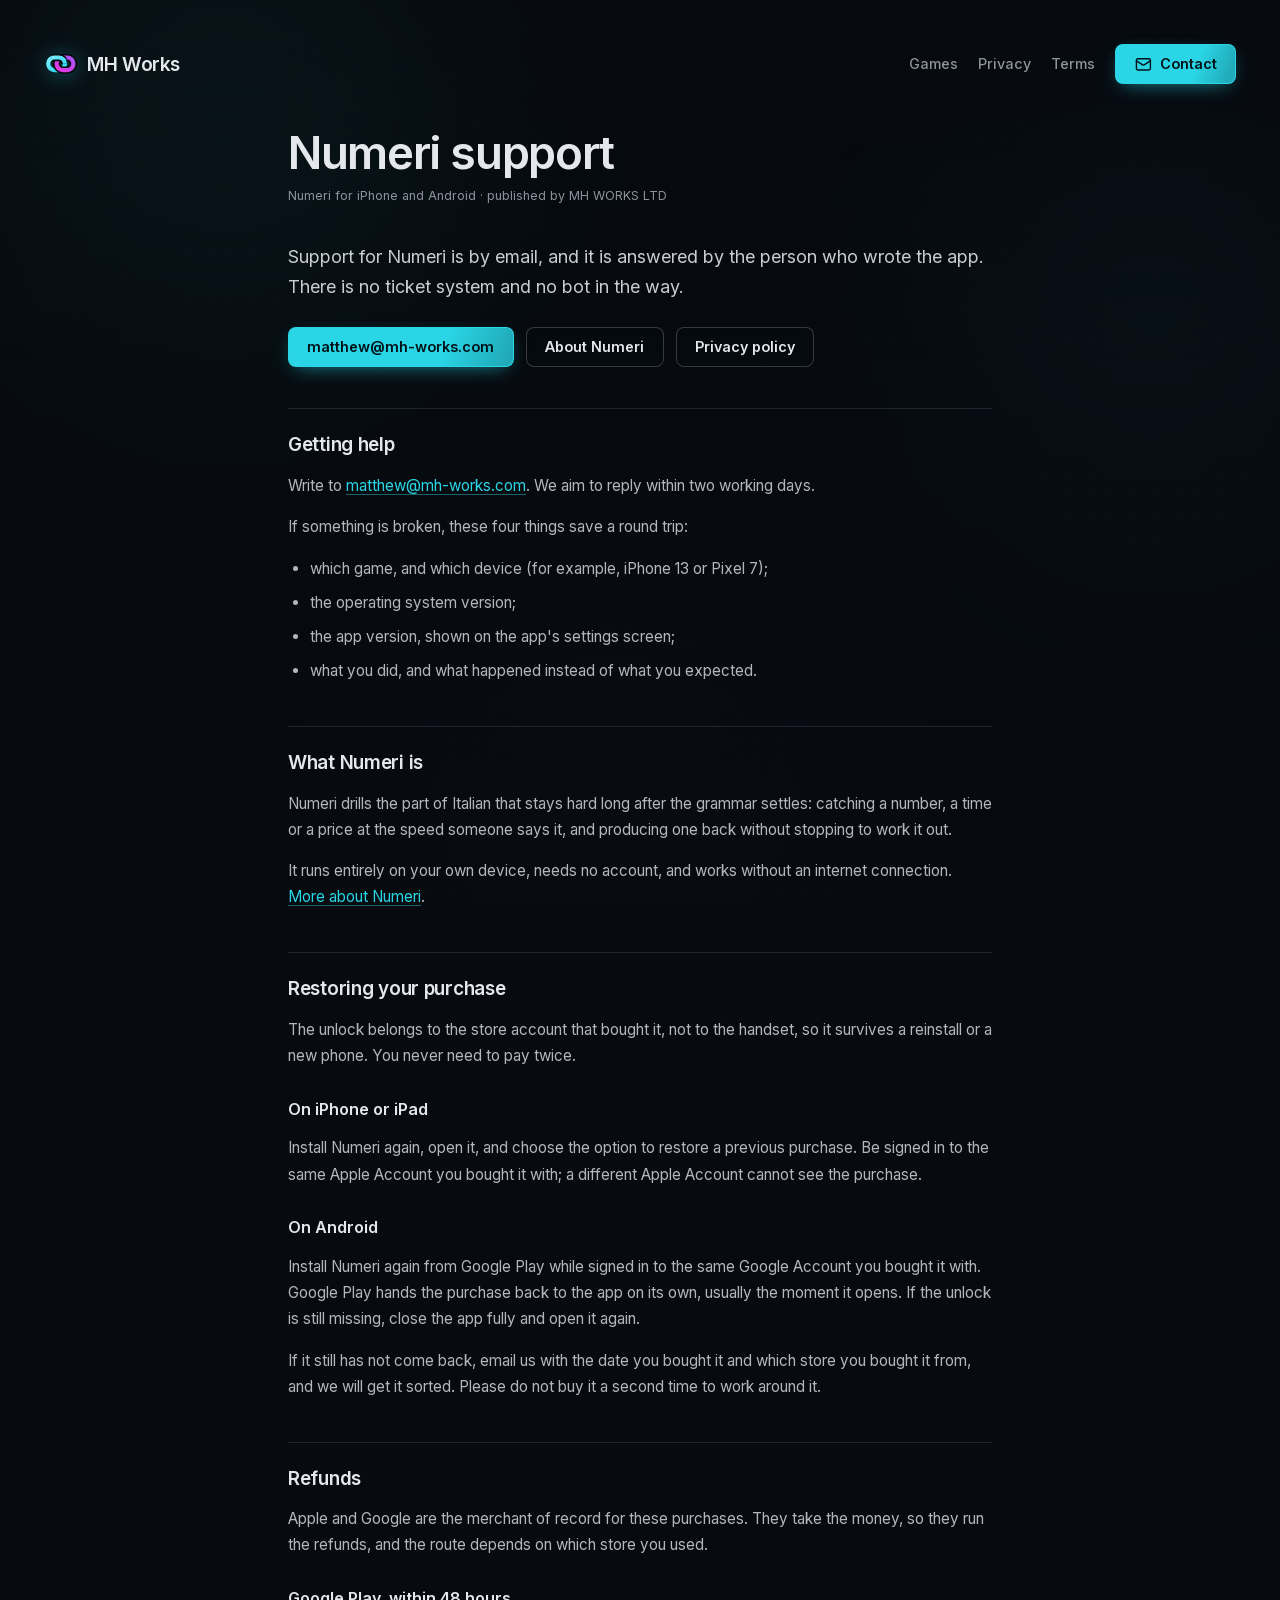
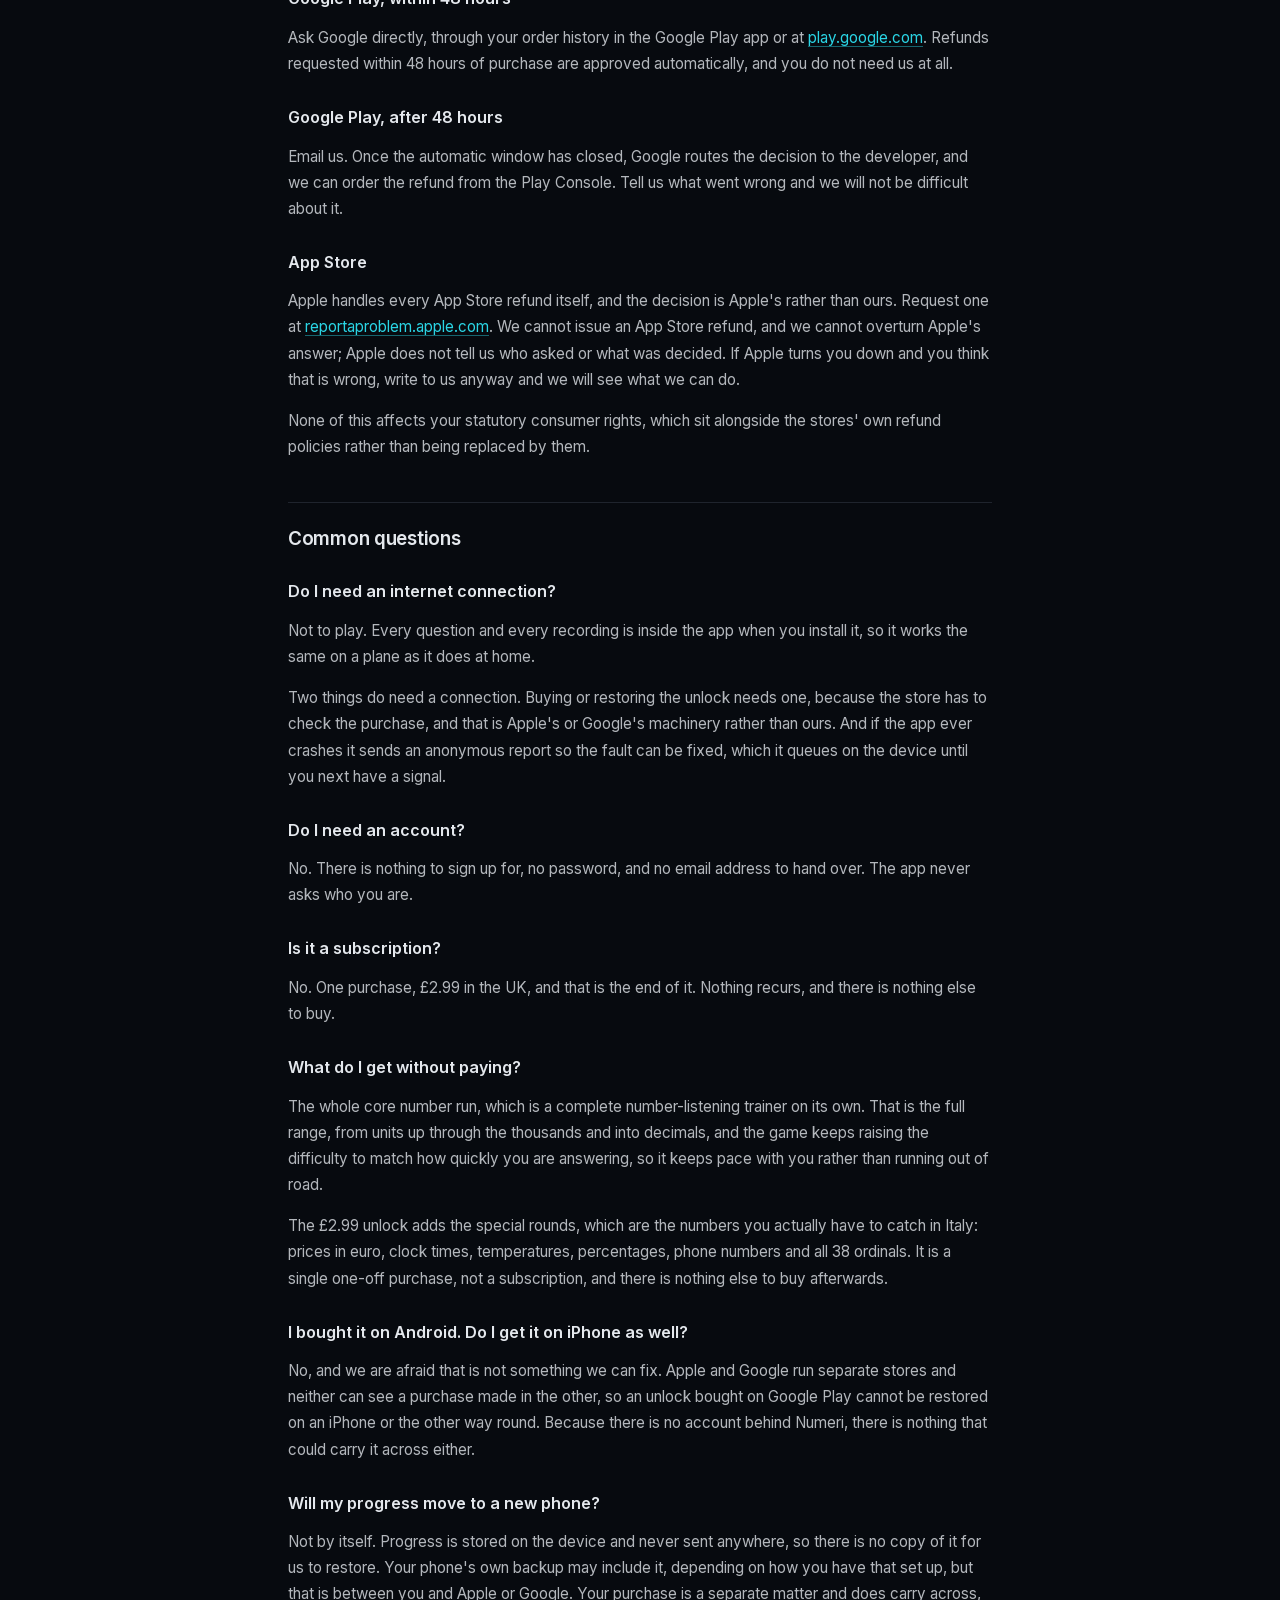
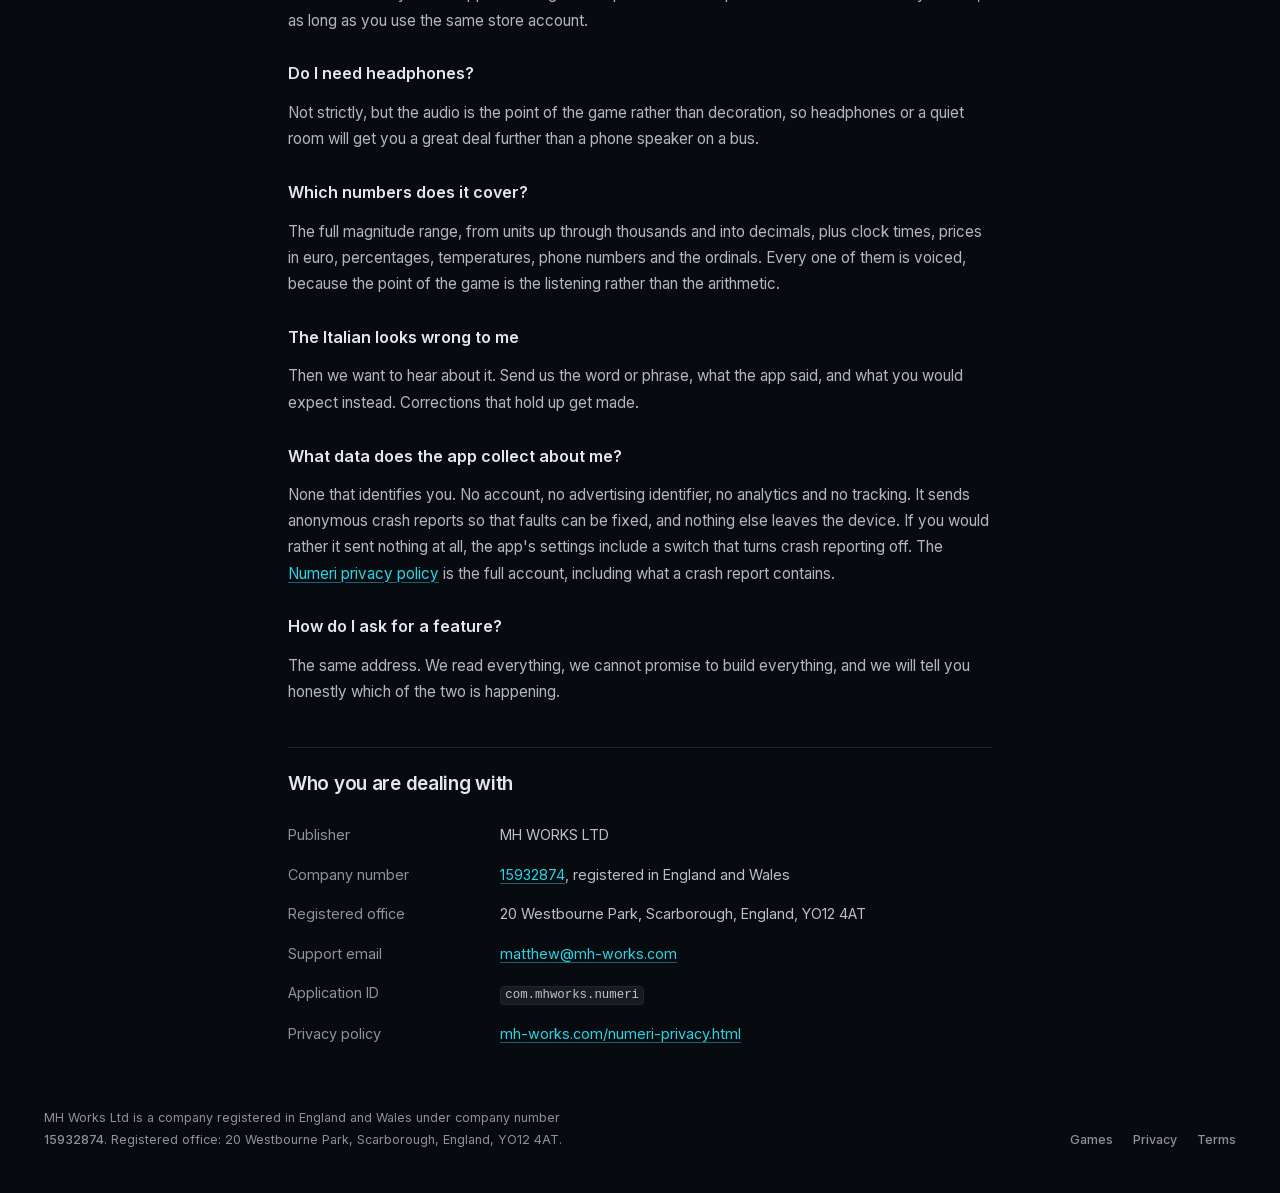
<file: numeri-support.html>
<!DOCTYPE html>
<html lang="en-GB">
	<head>
		<meta charset="UTF-8" />
		<meta name="viewport" content="width=device-width, initial-scale=1" />
		<title>Numeri support | MH Works Ltd</title>
		<meta
			name="description"
			content="Support for Numeri, the Italian practice game from MH Works Ltd. Contact details, restoring a purchase, refunds, and answers to the questions we are asked most."
		/>
		<meta name="author" content="MH Works Ltd" />
		<link rel="canonical" href="https://mh-works.com/numeri-support.html" />

		<meta property="og:type" content="website" />
		<meta property="og:title" content="Numeri support — MH Works Ltd" />
		<meta
			property="og:description"
			content="How to get help with Numeri: contact details, restoring a purchase, refunds, and common questions."
		/>
		<meta property="og:url" content="https://mh-works.com/numeri-support.html" />

		<link rel="icon" type="image/svg+xml" href="favicon.svg" />
		<link rel="icon" type="image/png" sizes="32x32" href="favicon-32x32.png" />
		<link rel="icon" type="image/png" sizes="16x16" href="favicon-16x16.png" />
		<link rel="shortcut icon" href="favicon.ico" />
		<link rel="apple-touch-icon" href="apple-touch-icon.png" />
		<link rel="manifest" href="site.webmanifest" />
		<meta name="theme-color" content="#0d1117" />

		<!-- Inter is self-hosted from /fonts, so this page contacts no third party. -->
		<link rel="preload" as="font" type="font/woff2" href="fonts/inter-latin.woff2" crossorigin />
		<link rel="stylesheet" type="text/css" href="css/main.css" />
		<link rel="stylesheet" type="text/css" href="css/doc.css" />
	</head>
	<body>
		<!-- Same backdrop as the splash page, without the WebGL particle field:
		     these pages have to scroll and stay readable for minutes at a time. -->
		<div class="bg-aurora" aria-hidden="true">
			<span class="blob blob--1"></span>
			<span class="blob blob--2"></span>
			<span class="blob blob--3"></span>
		</div>
		<div class="bg-grid" aria-hidden="true"></div>
		<div class="scrim scrim--doc" aria-hidden="true"></div>

		<div class="page page--doc">
			<header class="site-header">
				<a class="brand" href="/" aria-label="MH Works Ltd">
					<svg class="brand__mark" viewBox="0 0 64 64" aria-hidden="true">
						<defs>
							<linearGradient id="mhA" x1="0" y1="0" x2="1" y2="1">
								<stop offset="0" stop-color="#7df0ff" />
								<stop offset="1" stop-color="#22d3ee" />
							</linearGradient>
							<linearGradient id="mhB" x1="1" y1="0" x2="0" y2="1">
								<stop offset="0" stop-color="#a855f7" />
								<stop offset="1" stop-color="#e935e0" />
							</linearGradient>
							<clipPath id="mhOverHead">
								<rect x="15" y="0" width="28" height="32" />
							</clipPath>
						</defs>
						<!-- Two interlocking links, as on the splash page. The casing strokes are
						     the page ground, so each link passes in front of the other once. -->
						<g fill="none" stroke-width="8">
							<rect x="8" y="20" width="32" height="24" rx="12" stroke="url(#mhA)" />
							<rect
								x="24"
								y="20"
								width="32"
								height="24"
								rx="12"
								stroke="var(--background)"
								stroke-width="14"
							/>
							<rect x="24" y="20" width="32" height="24" rx="12" stroke="url(#mhB)" />
							<g clip-path="url(#mhOverHead)">
								<rect
									x="8"
									y="20"
									width="32"
									height="24"
									rx="12"
									stroke="var(--background)"
									stroke-width="14"
								/>
								<rect x="8" y="20" width="32" height="24" rx="12" stroke="url(#mhA)" />
							</g>
						</g>
					</svg>
					<span class="brand__name">MH Works</span>
				</a>
				<nav class="site-nav" aria-label="Site">
					<a class="nav-link" href="games.html" aria-current="page">Games</a>
					<a class="nav-link" href="privacy.html">Privacy</a>
					<a class="nav-link" href="terms.html">Terms</a>
					<a class="btn btn--primary" href="mailto:matthew@mh-works.com">
						<svg
							class="btn__icon"
							viewBox="0 0 24 24"
							fill="none"
							stroke="currentColor"
							stroke-width="2"
							stroke-linecap="round"
							stroke-linejoin="round"
							aria-hidden="true"
						>
							<rect x="2" y="4" width="20" height="16" rx="2" />
							<path d="m22 7-8.97 5.7a1.94 1.94 0 0 1-2.06 0L2 7" />
						</svg>
						Contact
					</a>
				</nav>
			</header>

			<main class="doc">
				<h1 class="doc__title">Numeri support</h1>
				<p class="doc__stamp">
					Numeri for iPhone and Android &middot; published by MH WORKS LTD
				</p>

				<p class="doc__lead">
					Support for Numeri is by email, and it is answered by the person who wrote the
					app. There is no ticket system and no bot in the way.
				</p>

				<div class="doc__actions">
					<a class="btn btn--primary" href="mailto:matthew@mh-works.com">matthew@mh-works.com</a>
					<a class="btn btn--ghost" href="numeri.html">About Numeri</a>
					<a class="btn btn--ghost" href="numeri-privacy.html">Privacy policy</a>
				</div>

				<h2>Getting help</h2>
				<p>
					Write to <a href="mailto:matthew@mh-works.com">matthew@mh-works.com</a>. We aim to
					reply within two working days.
				</p>
				<p>If something is broken, these four things save a round trip:</p>
				<ul>
					<li>which game, and which device (for example, iPhone 13 or Pixel 7);</li>
					<li>the operating system version;</li>
					<li>the app version, shown on the app's settings screen;</li>
					<li>what you did, and what happened instead of what you expected.</li>
				</ul>
				<!-- Support is deliberately email-only. A Google Play *organisation* account must
				     also supply a developer phone number, which Play then displays publicly on the
				     store listing; none is published on this site, so that number still has to be
				     chosen. It belongs in the Play account, not necessarily on this page. -->

				<h2>What Numeri is</h2>
				<p>
					Numeri drills the part of Italian that stays hard long after the
					grammar settles: catching a number, a time or a price at the speed
					someone says it, and producing one back without stopping to work it
					out.
				</p>
				<p>
					It runs entirely on your own device, needs no account, and works without an
					internet connection. <a href="numeri.html">More about Numeri</a>.
				</p>

				<h2>Restoring your purchase</h2>
				<p>
					The unlock belongs to the store account that bought it, not to the handset, so it
					survives a reinstall or a new phone. You never need to pay twice.
				</p>
				<h3>On iPhone or iPad</h3>
				<p>
					Install Numeri again, open it, and choose the option to restore a previous
					purchase. Be signed in to the same Apple Account you bought it with; a different
					Apple Account cannot see the purchase.
				</p>
				<h3>On Android</h3>
				<p>
					Install Numeri again from Google Play while signed in to the same Google Account
					you bought it with. Google Play hands the purchase back to the app on its own,
					usually the moment it opens. If the unlock is still missing, close the app fully
					and open it again.
				</p>
				<!-- To confirm before the listings go live: the exact wording of the in-app
				     restore control on each platform, so this page can name it rather than
				     describing it. -->
				<p>
					If it still has not come back, email us with the date you bought it and which
					store you bought it from, and we will get it sorted. Please do not buy it a second
					time to work around it.
				</p>

				<h2>Refunds</h2>
				<p>
					Apple and Google are the merchant of record for these purchases. They take the
					money, so they run the refunds, and the route depends on which store you used.
				</p>
				<h3>Google Play, within 48 hours</h3>
				<p>
					Ask Google directly, through your order history in the Google Play app or at
					<a
						href="https://play.google.com/store/account/orderhistory"
						rel="noopener noreferrer"
						target="_blank"
						>play.google.com</a
					>. Refunds requested within 48 hours of purchase are approved automatically, and
					you do not need us at all.
				</p>
				<h3>Google Play, after 48 hours</h3>
				<p>
					Email us. Once the automatic window has closed, Google routes the decision to the
					developer, and we can order the refund from the Play Console. Tell us what went
					wrong and we will not be difficult about it.
				</p>
				<h3>App Store</h3>
				<p>
					Apple handles every App Store refund itself, and the decision is Apple's rather
					than ours. Request one at
					<a href="https://reportaproblem.apple.com" rel="noopener noreferrer" target="_blank"
						>reportaproblem.apple.com</a
					>. We cannot issue an App Store refund, and we cannot overturn Apple's answer; Apple
					does not tell us who asked or what was decided. If Apple turns you down and you
					think that is wrong, write to us anyway and we will see what we can do.
				</p>
				<p>
					None of this affects your statutory consumer rights, which sit alongside the
					stores' own refund policies rather than being replaced by them.
				</p>

				<h2>Common questions</h2>

				<h3>Do I need an internet connection?</h3>
				<p>
					Not to play. Every question and every recording is inside the app when you install
					it, so it works the same on a plane as it does at home.
				</p>
				<p>
					Two things do need a connection. Buying or restoring the unlock needs one, because
					the store has to check the purchase, and that is Apple's or Google's machinery
					rather than ours. And if the app ever crashes it sends an anonymous report so the
					fault can be fixed, which it queues on the device until you next have a signal.
				</p>

				<h3>Do I need an account?</h3>
				<p>
					No. There is nothing to sign up for, no password, and no email address to hand
					over. The app never asks who you are.
				</p>

				<h3>Is it a subscription?</h3>
				<p>
					No. One purchase, £2.99 in the UK, and that is the end of it. Nothing
					recurs, and there is nothing else to buy.
				</p>

				<h3>What do I get without paying?</h3>
				<p>
					The whole core number run, which is a complete number-listening
					trainer on its own. That is the full range, from units up through the
					thousands and into decimals, and the game keeps raising the difficulty
					to match how quickly you are answering, so it keeps pace with you
					rather than running out of road.
				</p>
				<p>
					The £2.99 unlock adds the special rounds, which are the numbers you
					actually have to catch in Italy: prices in euro, clock times,
					temperatures, percentages, phone numbers and all 38 ordinals. It is a
					single one-off purchase, not a subscription, and there is nothing else
					to buy afterwards.
				</p>

				<h3>I bought it on Android. Do I get it on iPhone as well?</h3>
				<p>
					No, and we are afraid that is not something we can fix. Apple and Google run
					separate stores and neither can see a purchase made in the other, so an unlock
					bought on Google Play cannot be restored on an iPhone or the other way round.
					Because there is no account behind Numeri, there is nothing that could carry it
					across either.
				</p>

				<h3>Will my progress move to a new phone?</h3>
				<p>
					Not by itself. Progress is stored on the device and never sent anywhere, so there
					is no copy of it for us to restore. Your phone's own backup may include it,
					depending on how you have that set up, but that is between you and Apple or
					Google. Your purchase is a separate matter and does carry across, as long as you
					use the same store account.
				</p>

				<h3>Do I need headphones?</h3>
				<p>
					Not strictly, but the audio is the point of the game rather than decoration, so
					headphones or a quiet room will get you a great deal further than a phone speaker
					on a bus.
				</p>

				<h3>Which numbers does it cover?</h3>
				<p>
					The full magnitude range, from units up through thousands and into
					decimals, plus clock times, prices in euro, percentages, temperatures,
					phone numbers and the ordinals. Every one of them is voiced, because
					the point of the game is the listening rather than the arithmetic.
				</p>

				<h3>The Italian looks wrong to me</h3>
				<p>
					Then we want to hear about it. Send us the word or phrase, what the app said, and
					what you would expect instead. Corrections that hold up get made.
				</p>

				<h3>What data does the app collect about me?</h3>
				<p>
					None that identifies you. No account, no advertising identifier, no analytics and
					no tracking. It sends anonymous crash reports so that faults can be fixed, and
					nothing else leaves the device. If you would rather it sent nothing at all, the
					app's settings include a switch that turns crash reporting off. The
					<a href="numeri-privacy.html">Numeri privacy policy</a> is the full account,
					including what a crash report contains.
				</p>

				<h3>How do I ask for a feature?</h3>
				<p>
					The same address. We read everything, we cannot promise to build everything, and
					we will tell you honestly which of the two is happening.
				</p>

				<h2>Who you are dealing with</h2>
				<dl class="doc__facts">
					<dt>Publisher</dt>
					<dd>MH WORKS LTD</dd>
					<dt>Company number</dt>
					<dd>
						<a href="https://find-and-update.company-information.service.gov.uk/company/15932874" rel="noopener noreferrer" target="_blank"
							>15932874</a
						>, registered in England and Wales
					</dd>
					<dt>Registered office</dt>
					<dd>20 Westbourne Park, Scarborough, England, YO12 4AT</dd>
					<dt>Support email</dt>
					<dd><a href="mailto:matthew@mh-works.com">matthew@mh-works.com</a></dd>
					<dt>Application ID</dt>
					<dd><code>com.mhworks.numeri</code></dd>
					<dt>Privacy policy</dt>
					<dd><a href="numeri-privacy.html">mh-works.com/numeri-privacy.html</a></dd>
				</dl>
			</main>

			<footer class="site-footer">
				<p>
					MH Works Ltd is a company registered in England and Wales under company number
					<a
						href="https://find-and-update.company-information.service.gov.uk/company/15932874"
						rel="noopener noreferrer"
						target="_blank"
						>15932874</a
					>. Registered office: 20 Westbourne Park, Scarborough, England,
					YO12 4AT.
				</p>
				<p class="site-footer__links">
					<a href="games.html">Games</a>
					<a href="privacy.html">Privacy</a>
					<a href="terms.html">Terms</a>
				</p>
			</footer>
		</div>
	</body>
</html>
</file>
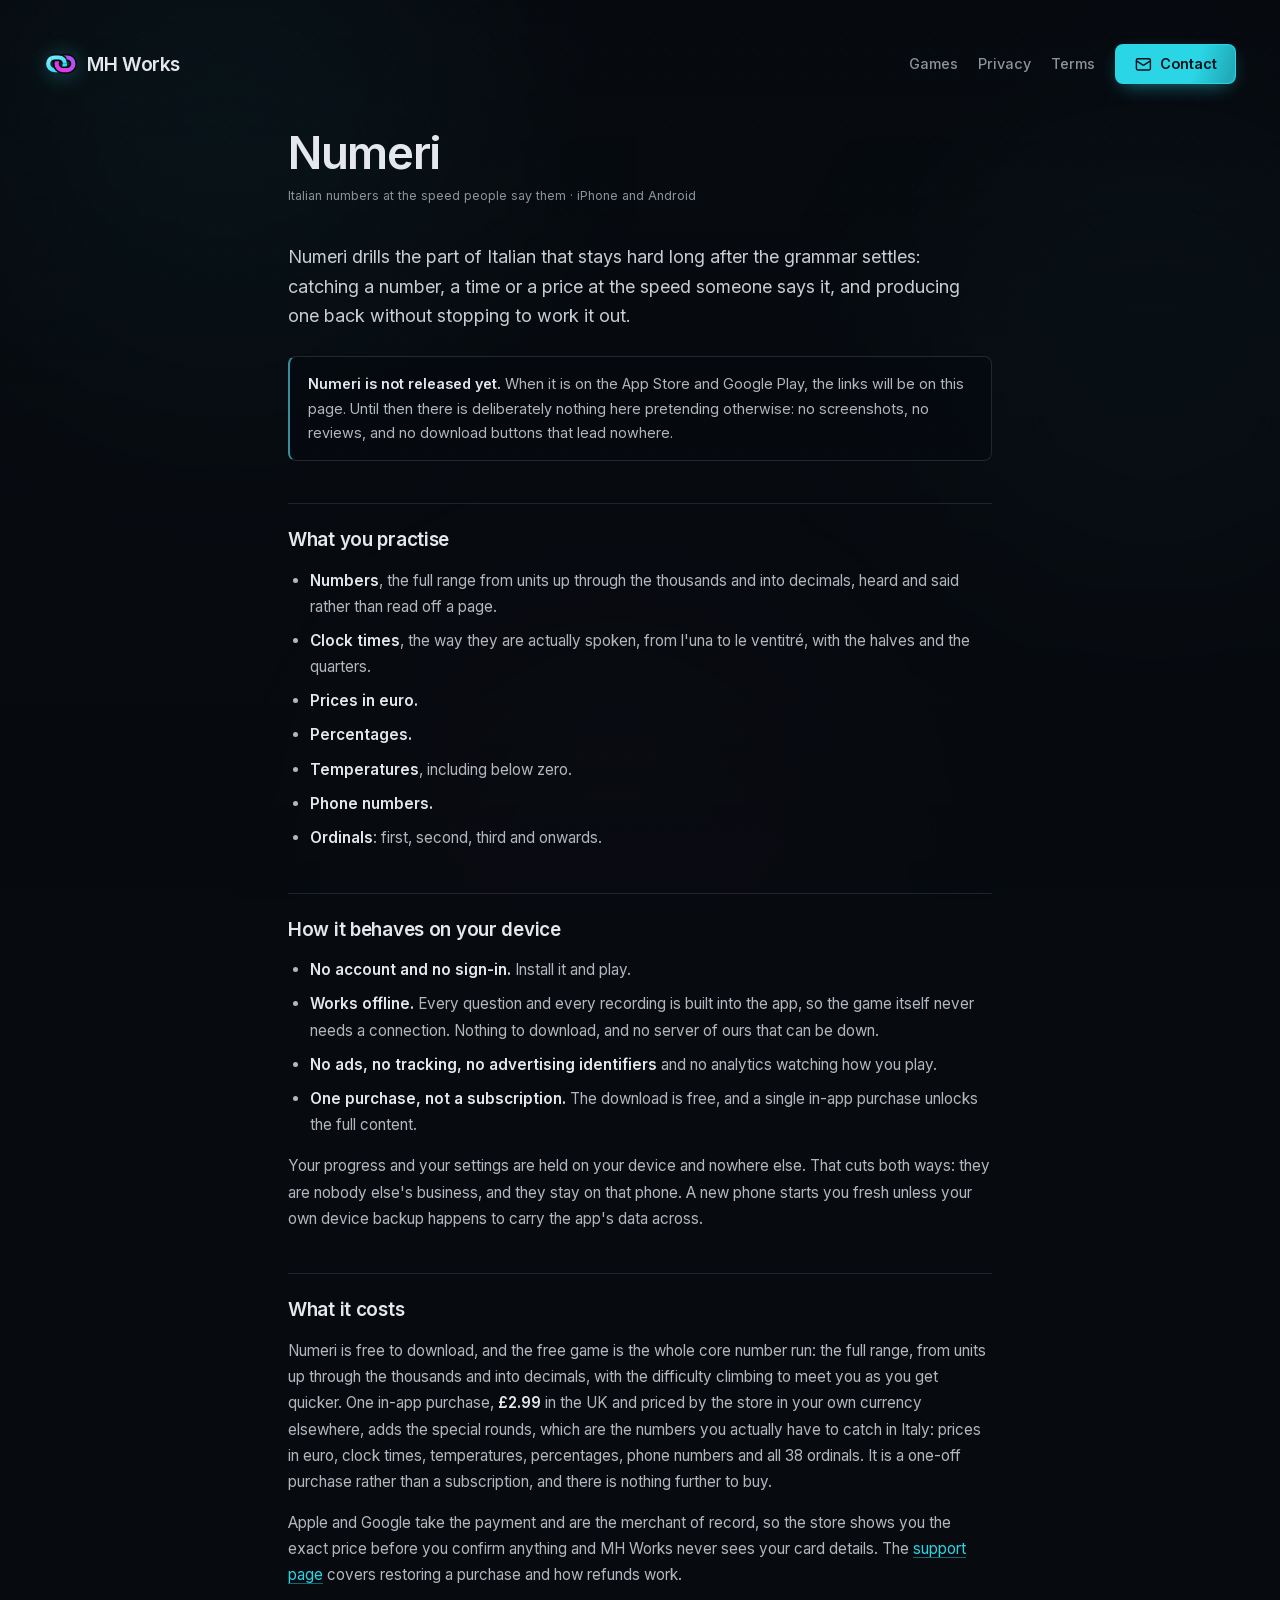
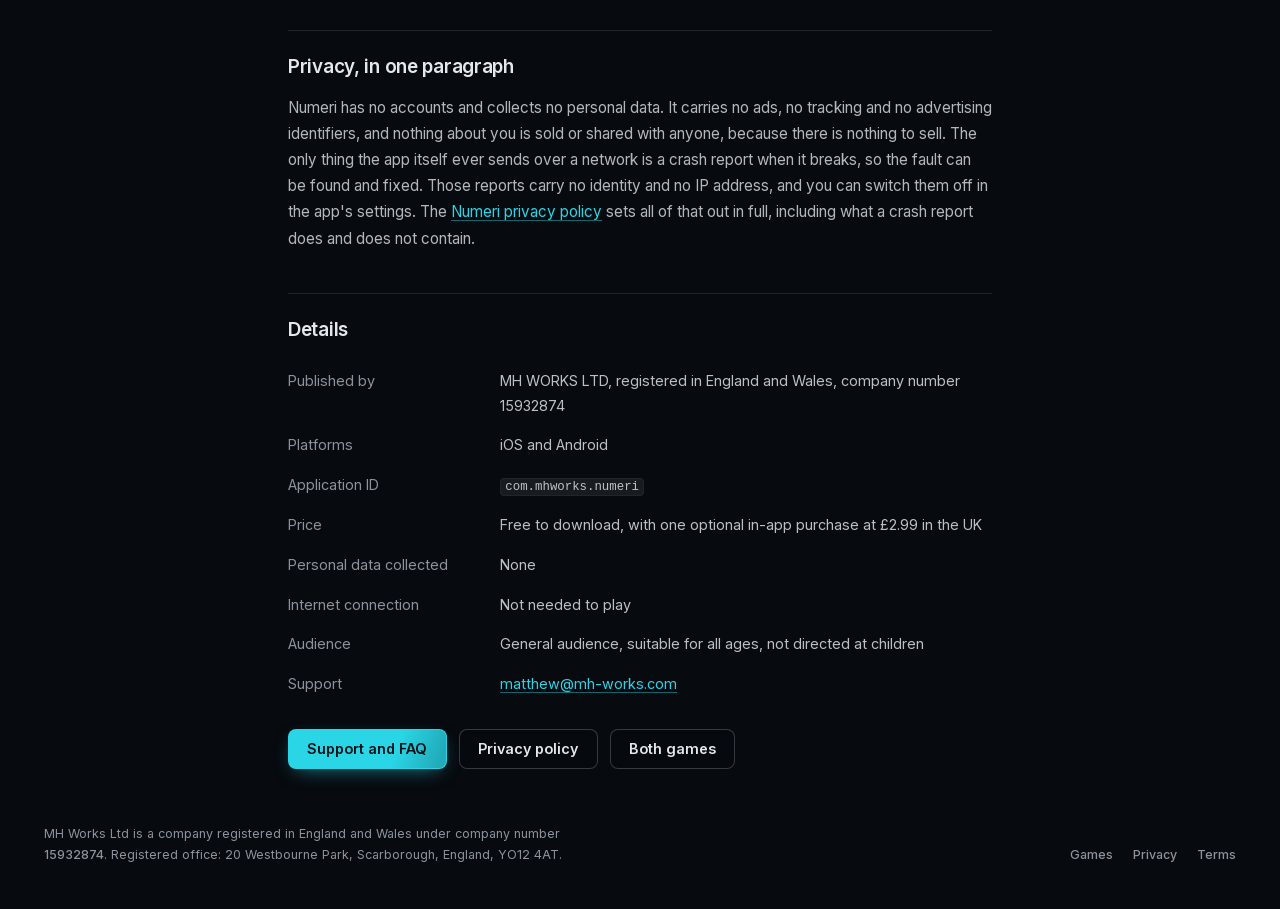
<file: numeri.html>
<!DOCTYPE html>
<html lang="en-GB">
	<head>
		<meta charset="UTF-8" />
		<meta name="viewport" content="width=device-width, initial-scale=1" />
		<title>Numeri | Italian practice for iPhone and Android | MH Works Ltd</title>
		<meta
			name="description"
			content="Numeri — Italian numbers at the speed people say them. A standalone Italian practice game for iPhone and Android: no account, no ads, no tracking, works offline."
		/>
		<meta name="author" content="MH Works Ltd" />
		<link rel="canonical" href="https://mh-works.com/numeri.html" />

		<meta property="og:type" content="website" />
		<meta property="og:title" content="Numeri — Italian numbers at the speed people say them" />
		<meta
			property="og:description"
			content="A standalone Italian practice game for iPhone and Android. No account, no ads, no tracking, and it works offline."
		/>
		<meta property="og:url" content="https://mh-works.com/numeri.html" />

		<link rel="icon" type="image/svg+xml" href="favicon.svg" />
		<link rel="icon" type="image/png" sizes="32x32" href="favicon-32x32.png" />
		<link rel="icon" type="image/png" sizes="16x16" href="favicon-16x16.png" />
		<link rel="shortcut icon" href="favicon.ico" />
		<link rel="apple-touch-icon" href="apple-touch-icon.png" />
		<link rel="manifest" href="site.webmanifest" />
		<meta name="theme-color" content="#0d1117" />

		<!-- Inter is self-hosted from /fonts, so this page contacts no third party. -->
		<link rel="preload" as="font" type="font/woff2" href="fonts/inter-latin.woff2" crossorigin />
		<link rel="stylesheet" type="text/css" href="css/main.css" />
		<link rel="stylesheet" type="text/css" href="css/doc.css" />
		<script type="application/ld+json">
			{
				"@context": "https://schema.org",
				"@type": "SoftwareApplication",
				"name": "Numeri",
				"applicationCategory": "EducationalApplication",
				"applicationSubCategory": "Language learning",
				"operatingSystem": "iOS, Android",
				"inLanguage": "en-GB",
				"teaches": "Italian",
				"isFamilyFriendly": true,
				"url": "https://mh-works.com/numeri.html",
				"publisher": {
					"@type": "Organization",
					"name": "MH Works Ltd",
					"legalName": "MH WORKS LTD",
					"url": "https://mh-works.com/",
					"email": "matthew@mh-works.com"
				}
			}
		</script>
	</head>
	<body>
		<!-- Same backdrop as the splash page, without the WebGL particle field:
		     these pages have to scroll and stay readable for minutes at a time. -->
		<div class="bg-aurora" aria-hidden="true">
			<span class="blob blob--1"></span>
			<span class="blob blob--2"></span>
			<span class="blob blob--3"></span>
		</div>
		<div class="bg-grid" aria-hidden="true"></div>
		<div class="scrim scrim--doc" aria-hidden="true"></div>

		<div class="page page--doc">
			<header class="site-header">
				<a class="brand" href="/" aria-label="MH Works Ltd">
					<svg class="brand__mark" viewBox="0 0 64 64" aria-hidden="true">
						<defs>
							<linearGradient id="mhA" x1="0" y1="0" x2="1" y2="1">
								<stop offset="0" stop-color="#7df0ff" />
								<stop offset="1" stop-color="#22d3ee" />
							</linearGradient>
							<linearGradient id="mhB" x1="1" y1="0" x2="0" y2="1">
								<stop offset="0" stop-color="#a855f7" />
								<stop offset="1" stop-color="#e935e0" />
							</linearGradient>
							<clipPath id="mhOverHead">
								<rect x="15" y="0" width="28" height="32" />
							</clipPath>
						</defs>
						<!-- Two interlocking links, as on the splash page. The casing strokes are
						     the page ground, so each link passes in front of the other once. -->
						<g fill="none" stroke-width="8">
							<rect x="8" y="20" width="32" height="24" rx="12" stroke="url(#mhA)" />
							<rect
								x="24"
								y="20"
								width="32"
								height="24"
								rx="12"
								stroke="var(--background)"
								stroke-width="14"
							/>
							<rect x="24" y="20" width="32" height="24" rx="12" stroke="url(#mhB)" />
							<g clip-path="url(#mhOverHead)">
								<rect
									x="8"
									y="20"
									width="32"
									height="24"
									rx="12"
									stroke="var(--background)"
									stroke-width="14"
								/>
								<rect x="8" y="20" width="32" height="24" rx="12" stroke="url(#mhA)" />
							</g>
						</g>
					</svg>
					<span class="brand__name">MH Works</span>
				</a>
				<nav class="site-nav" aria-label="Site">
					<a class="nav-link" href="games.html" aria-current="page">Games</a>
					<a class="nav-link" href="privacy.html">Privacy</a>
					<a class="nav-link" href="terms.html">Terms</a>
					<a class="btn btn--primary" href="mailto:matthew@mh-works.com">
						<svg
							class="btn__icon"
							viewBox="0 0 24 24"
							fill="none"
							stroke="currentColor"
							stroke-width="2"
							stroke-linecap="round"
							stroke-linejoin="round"
							aria-hidden="true"
						>
							<rect x="2" y="4" width="20" height="16" rx="2" />
							<path d="m22 7-8.97 5.7a1.94 1.94 0 0 1-2.06 0L2 7" />
						</svg>
						Contact
					</a>
				</nav>
			</header>

			<main class="doc">
				<h1 class="doc__title">Numeri</h1>
				<p class="doc__stamp">Italian numbers at the speed people say them &middot; iPhone and Android</p>

				<p class="doc__lead">
					Numeri drills the part of Italian that stays hard long after the
					grammar settles: catching a number, a time or a price at the speed
					someone says it, and producing one back without stopping to work it
					out.
				</p>

				<div class="doc__note">
					<p>
						<strong>Numeri is not released yet.</strong> When it is on the App Store and
						Google Play, the links will be on this page. Until then there is deliberately
						nothing here pretending otherwise: no screenshots, no reviews, and no download
						buttons that lead nowhere.
					</p>
				</div>

				<h2>What you practise</h2>
				<ul>
					<li><strong>Numbers</strong>, the full range from units up through the
						thousands and into decimals, heard and said rather than read off a page.</li>
					<li><strong>Clock times</strong>, the way they are actually spoken, from
						<span lang="it">l'una</span> to <span lang="it">le ventitré</span>,
						with the halves and the quarters.</li>
					<li><strong>Prices in euro.</strong></li>
					<li><strong>Percentages.</strong></li>
					<li><strong>Temperatures</strong>, including below zero.</li>
					<li><strong>Phone numbers.</strong></li>
					<li><strong>Ordinals</strong>: first, second, third and onwards.</li>
				</ul>

				<h2>How it behaves on your device</h2>
				<ul>
					<li><strong>No account and no sign-in.</strong> Install it and play.</li>
					<li>
						<strong>Works offline.</strong> Every question and every recording is built into
						the app, so the game itself never needs a connection. Nothing to download, and
						no server of ours that can be down.
					</li>
					<li>
						<strong>No ads, no tracking, no advertising identifiers</strong> and no
						analytics watching how you play.
					</li>
					<li>
						<strong>One purchase, not a subscription.</strong> The download is free, and a
						single in-app purchase unlocks the full content.
					</li>
				</ul>
				<p>
					Your progress and your settings are held on your device and nowhere else. That
					cuts both ways: they are nobody else's business, and they stay on that phone. A
					new phone starts you fresh unless your own device backup happens to carry the
					app's data across.
				</p>

				<h2>What it costs</h2>
				<p>
					Numeri is free to download, and the free game is the whole core number
					run: the full range, from units up through the thousands and into
					decimals, with the difficulty climbing to meet you as you get quicker.
					One in-app purchase, <strong>£2.99</strong> in the UK and priced by the
					store in your own currency elsewhere, adds the special rounds, which are
					the numbers you actually have to catch in Italy: prices in euro, clock
					times, temperatures, percentages, phone numbers and all 38 ordinals. It
					is a one-off purchase rather than a subscription, and there is nothing
					further to buy.
				</p>
				<p>
					Apple and Google take the payment and are the merchant of record, so the store
					shows you the exact price before you confirm anything and MH Works never sees your
					card details. The <a href="numeri-support.html">support page</a> covers restoring
					a purchase and how refunds work.
				</p>

				<h2>Privacy, in one paragraph</h2>
				<p>
					Numeri has no accounts and collects no personal data. It carries no ads, no
					tracking and no advertising identifiers, and nothing about you is sold or shared
					with anyone, because there is nothing to sell. The only thing the app itself ever
					sends over a network is a crash report when it breaks, so the fault can be found
					and fixed. Those reports carry no identity and no IP address, and you can switch
					them off in the app's settings. The
					<a href="numeri-privacy.html">Numeri privacy policy</a> sets all of that out in
					full, including what a crash report does and does not contain.
				</p>

				<h2>Details</h2>
				<dl class="doc__facts">
					<dt>Published by</dt>
					<dd>MH WORKS LTD, registered in England and Wales, company number 15932874</dd>
					<dt>Platforms</dt>
					<dd>iOS and Android</dd>
					<dt>Application ID</dt>
					<dd><code>com.mhworks.numeri</code></dd>
					<dt>Price</dt>
					<dd>Free to download, with one optional in-app purchase at £2.99 in the UK</dd>
					<dt>Personal data collected</dt>
					<dd>None</dd>
					<dt>Internet connection</dt>
					<dd>Not needed to play</dd>
					<dt>Audience</dt>
					<dd>General audience, suitable for all ages, not directed at children</dd>
					<dt>Support</dt>
					<dd><a href="mailto:matthew@mh-works.com">matthew@mh-works.com</a></dd>
				</dl>

				<div class="doc__actions">
					<a class="btn btn--primary" href="numeri-support.html">Support and FAQ</a>
					<a class="btn btn--ghost" href="numeri-privacy.html">Privacy policy</a>
					<a class="btn btn--ghost" href="games.html">Both games</a>
				</div>
			</main>

			<footer class="site-footer">
				<p>
					MH Works Ltd is a company registered in England and Wales under company number
					<a
						href="https://find-and-update.company-information.service.gov.uk/company/15932874"
						rel="noopener noreferrer"
						target="_blank"
						>15932874</a
					>. Registered office: 20 Westbourne Park, Scarborough, England,
					YO12 4AT.
				</p>
				<p class="site-footer__links">
					<a href="games.html">Games</a>
					<a href="privacy.html">Privacy</a>
					<a href="terms.html">Terms</a>
				</p>
			</footer>
		</div>
	</body>
</html>
</file>
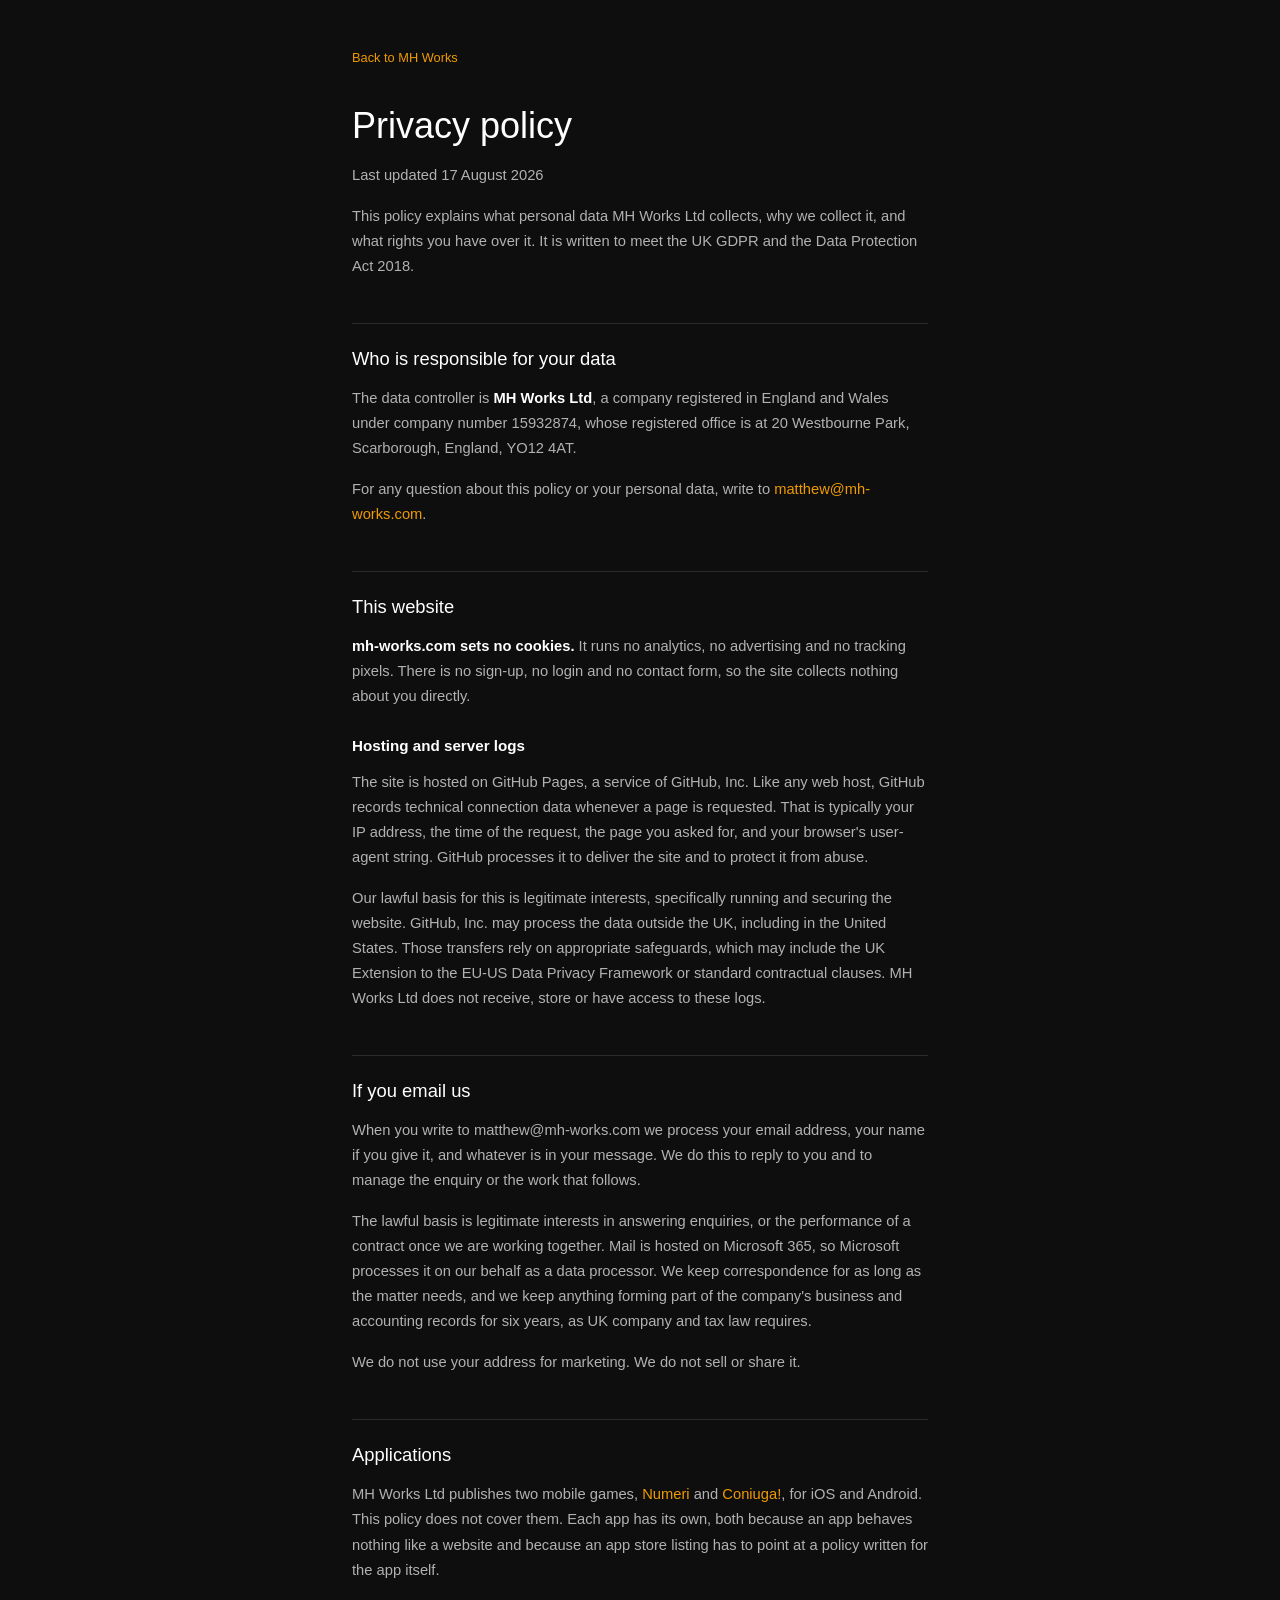
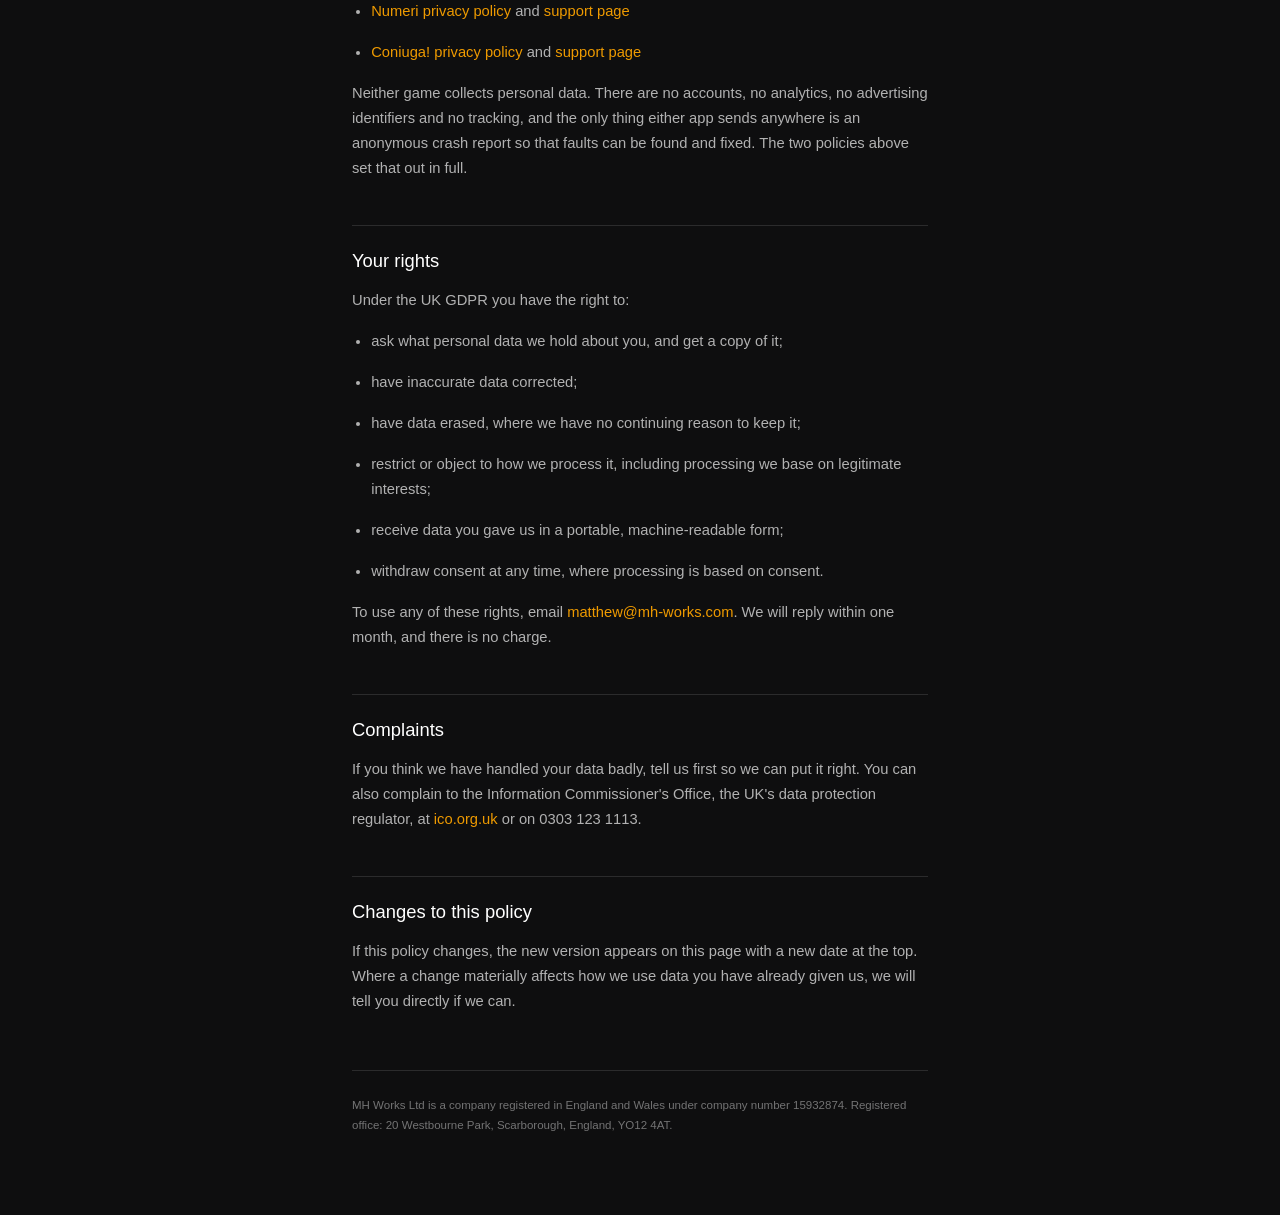
<file: privacy.html>
<!DOCTYPE html>
<html lang="en-GB" class="no-js">
	<head>
		<meta charset="UTF-8" />
		<meta name="viewport" content="width=device-width, initial-scale=1">
		<title>Privacy policy | MH Works Ltd</title>
		<meta name="description" content="How MH Works Ltd handles personal data on mh-works.com, under the UK GDPR and Data Protection Act 2018. The company's mobile games have their own policies." />
		<meta name="author" content="MH Works Ltd" />
		<link rel="canonical" href="https://mh-works.com/privacy.html" />
		<link rel="shortcut icon" href="favicon.ico">
		<link rel="apple-touch-icon" href="apple-touch-icon.png">
		<link rel="manifest" href="site.webmanifest">
		<link rel="stylesheet" type="text/css" href="css/base.css" />
		<link rel="stylesheet" type="text/css" href="css/legal.css" />
	</head>
	<body class="legal">
		<div class="legal__wrap">
			<a class="legal__back" href="/">Back to MH Works</a>

			<h1>Privacy policy</h1>
			<p class="legal__stamp">Last updated 17 August 2026</p>

			<p>
				This policy explains what personal data MH Works Ltd collects, why we collect
				it, and what rights you have over it. It is written to meet the UK GDPR and
				the Data Protection Act 2018.
			</p>

			<h2>Who is responsible for your data</h2>
			<p>
				The data controller is <strong>MH Works Ltd</strong>, a company registered in
				England and Wales under company number 15932874, whose registered office is at
				20 Westbourne Park, Scarborough, England, YO12 4AT.
			</p>
			<p>
				For any question about this policy or your personal data, write to
				<a href="mailto:matthew@mh-works.com">matthew@mh-works.com</a>.
			</p>

			<h2>This website</h2>
			<p>
				<strong>mh-works.com sets no cookies.</strong> It runs no analytics, no
				advertising and no tracking pixels. There is no sign-up, no login and no
				contact form, so the site collects nothing about you directly.
			</p>

			<h3>Hosting and server logs</h3>
			<p>
				The site is hosted on GitHub Pages, a service of GitHub, Inc. Like any web
				host, GitHub records technical connection data whenever a page is requested.
				That is typically your IP address, the time of the request, the page you asked
				for, and your browser's user-agent string. GitHub processes it to deliver the
				site and to protect it from abuse.
			</p>
			<p>
				Our lawful basis for this is legitimate interests, specifically running and
				securing the website. GitHub, Inc. may process the data outside the UK,
				including in the United States. Those transfers rely on appropriate
				safeguards, which may include the UK Extension to the EU-US Data Privacy
				Framework or standard contractual clauses. MH Works Ltd does not receive,
				store or have access to these logs.
			</p>

			<h2>If you email us</h2>
			<p>
				When you write to matthew@mh-works.com we process your email address, your
				name if you give it, and whatever is in your message. We do this to reply to
				you and to manage the enquiry or the work that follows.
			</p>
			<p>
				The lawful basis is legitimate interests in answering enquiries, or the
				performance of a contract once we are working together. Mail is hosted on
				Microsoft 365, so Microsoft processes it on our behalf as a data processor.
				We keep correspondence for as long as the matter needs, and we keep anything
				forming part of the company's business and accounting records for six years,
				as UK company and tax law requires.
			</p>
			<p>We do not use your address for marketing. We do not sell or share it.</p>

			<h2>Applications</h2>
			<p>
				MH Works Ltd publishes two mobile games, <a href="numeri.html">Numeri</a> and
				<a href="coniuga.html">Coniuga!</a>, for iOS and Android. This policy does not
				cover them. Each app has its own, both because an app behaves nothing like a
				website and because an app store listing has to point at a policy written for
				the app itself.
			</p>
			<ul>
				<li>
					<a href="numeri-privacy.html">Numeri privacy policy</a> and
					<a href="numeri-support.html">support page</a>
				</li>
				<li>
					<a href="coniuga-privacy.html">Coniuga! privacy policy</a> and
					<a href="coniuga-support.html">support page</a>
				</li>
			</ul>
			<p>
				Neither game collects personal data. There are no accounts, no analytics, no
				advertising identifiers and no tracking, and the only thing either app sends
				anywhere is an anonymous crash report so that faults can be found and fixed.
				The two policies above set that out in full.
			</p>

			<h2>Your rights</h2>
			<p>Under the UK GDPR you have the right to:</p>
			<ul>
				<li>ask what personal data we hold about you, and get a copy of it;</li>
				<li>have inaccurate data corrected;</li>
				<li>have data erased, where we have no continuing reason to keep it;</li>
				<li>restrict or object to how we process it, including processing we base on legitimate interests;</li>
				<li>receive data you gave us in a portable, machine-readable form;</li>
				<li>withdraw consent at any time, where processing is based on consent.</li>
			</ul>
			<p>
				To use any of these rights, email
				<a href="mailto:matthew@mh-works.com">matthew@mh-works.com</a>. We will reply
				within one month, and there is no charge.
			</p>

			<h2>Complaints</h2>
			<p>
				If you think we have handled your data badly, tell us first so we can put it
				right. You can also complain to the Information Commissioner's Office, the
				UK's data protection regulator, at
				<a href="https://ico.org.uk/make-a-complaint/" rel="noopener noreferrer" target="_blank">ico.org.uk</a>
				or on 0303 123 1113.
			</p>

			<h2>Changes to this policy</h2>
			<p>
				If this policy changes, the new version appears on this page with a new date
				at the top. Where a change materially affects how we use data you have already
				given us, we will tell you directly if we can.
			</p>

			<div class="legal__foot">
				MH Works Ltd is a company registered in England and Wales under company
				number 15932874. Registered office: 20 Westbourne Park, Scarborough,
				England, YO12 4AT.
			</div>
		</div>
	</body>
</html>
</file>
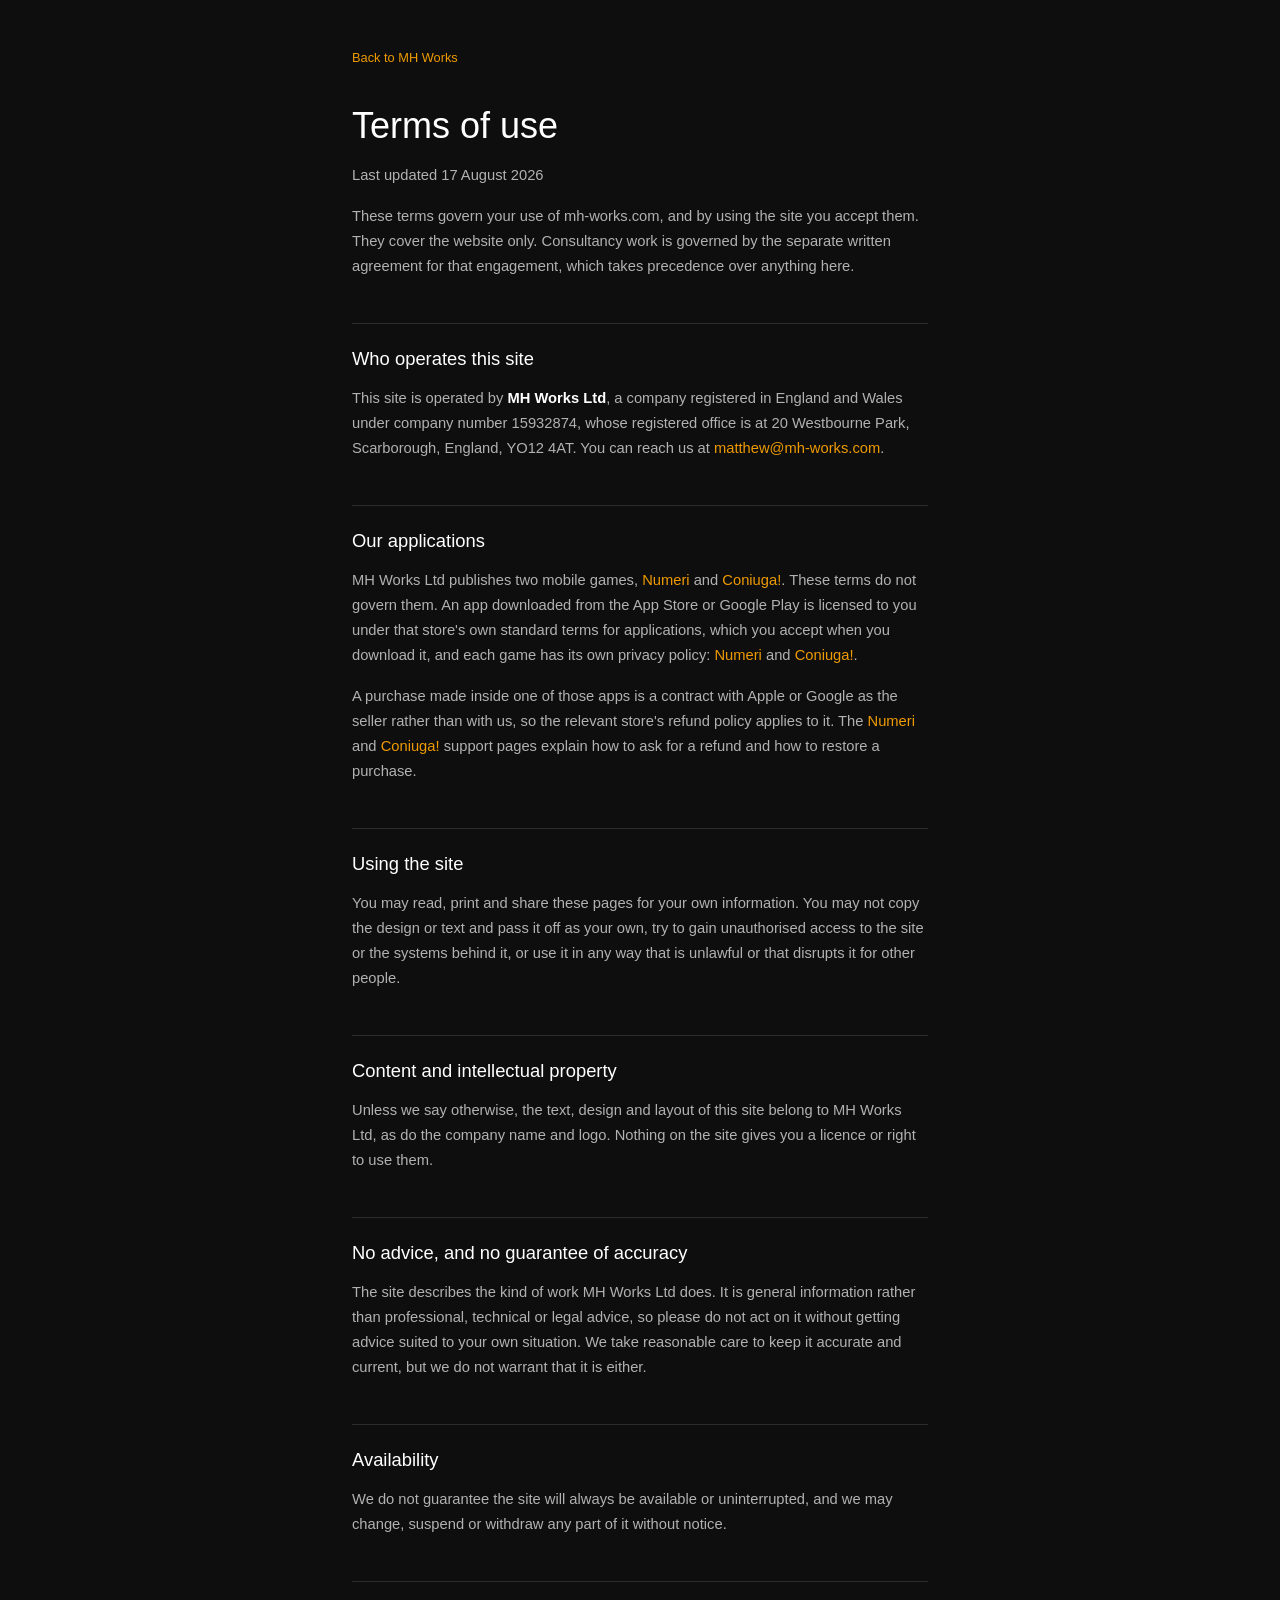
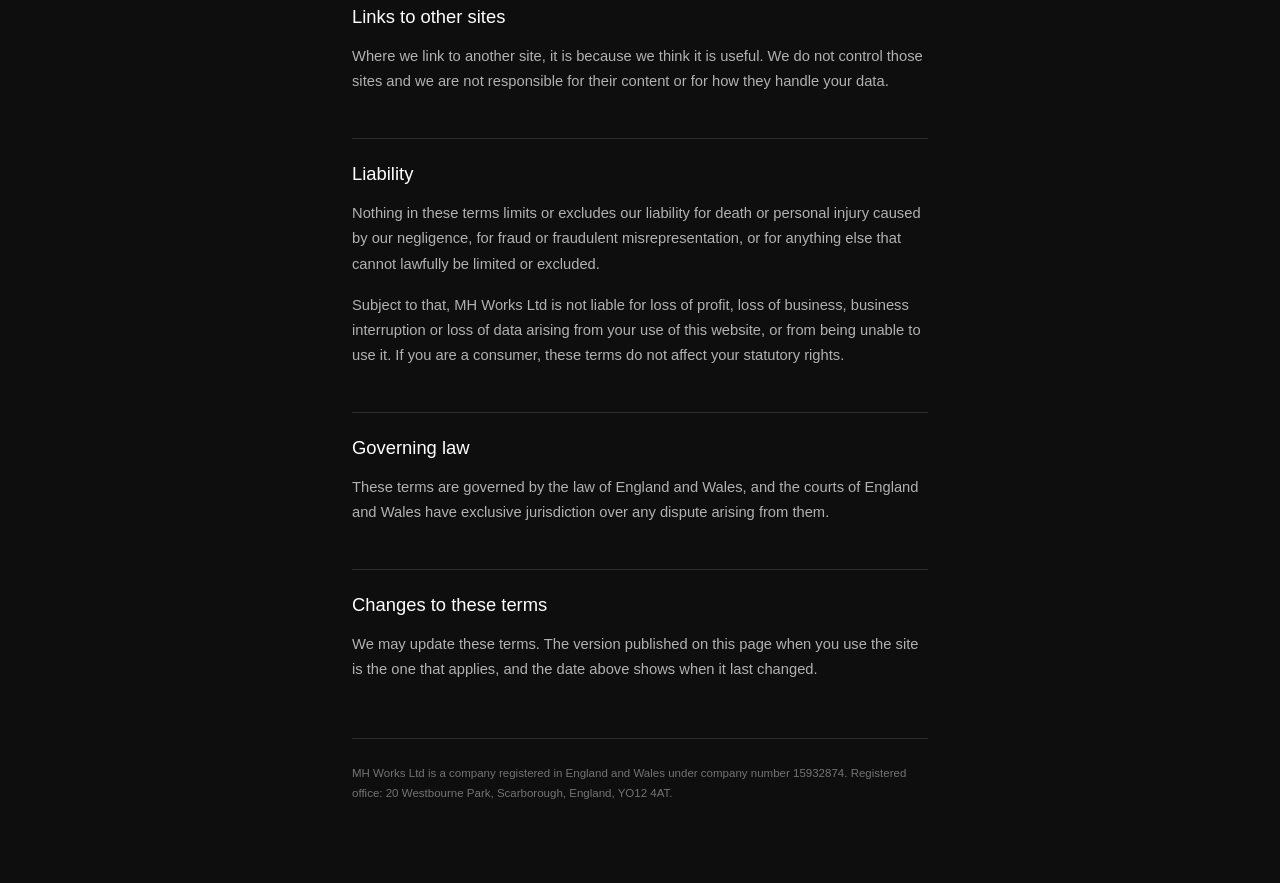
<file: terms.html>
<!DOCTYPE html>
<html lang="en-GB" class="no-js">
	<head>
		<meta charset="UTF-8" />
		<meta name="viewport" content="width=device-width, initial-scale=1">
		<title>Terms of use | MH Works Ltd</title>
		<meta name="description" content="Terms governing use of the mh-works.com website, operated by MH Works Ltd, registered in England and Wales, company number 15932874." />
		<meta name="author" content="MH Works Ltd" />
		<link rel="canonical" href="https://mh-works.com/terms.html" />
		<link rel="shortcut icon" href="favicon.ico">
		<link rel="apple-touch-icon" href="apple-touch-icon.png">
		<link rel="manifest" href="site.webmanifest">
		<link rel="stylesheet" type="text/css" href="css/base.css" />
		<link rel="stylesheet" type="text/css" href="css/legal.css" />
	</head>
	<body class="legal">
		<div class="legal__wrap">
			<a class="legal__back" href="/">Back to MH Works</a>

			<h1>Terms of use</h1>
			<p class="legal__stamp">Last updated 17 August 2026</p>

			<p>
				These terms govern your use of mh-works.com, and by using the site you accept
				them. They cover the website only. Consultancy work is governed by the
				separate written agreement for that engagement, which takes precedence over
				anything here.
			</p>

			<h2>Who operates this site</h2>
			<p>
				This site is operated by <strong>MH Works Ltd</strong>, a company registered
				in England and Wales under company number 15932874, whose registered office is
				at 20 Westbourne Park, Scarborough, England, YO12 4AT. You can reach us at
				<a href="mailto:matthew@mh-works.com">matthew@mh-works.com</a>.
			</p>

			<h2>Our applications</h2>
			<p>
				MH Works Ltd publishes two mobile games, <a href="numeri.html">Numeri</a> and
				<a href="coniuga.html">Coniuga!</a>. These terms do not govern them. An app
				downloaded from the App Store or Google Play is licensed to you under that
				store's own standard terms for applications, which you accept when you
				download it, and each game has its own privacy policy:
				<a href="numeri-privacy.html">Numeri</a> and
				<a href="coniuga-privacy.html">Coniuga!</a>.
			</p>
			<p>
				A purchase made inside one of those apps is a contract with Apple or Google as
				the seller rather than with us, so the relevant store's refund policy applies
				to it. The <a href="numeri-support.html">Numeri</a> and
				<a href="coniuga-support.html">Coniuga!</a> support pages explain how to ask
				for a refund and how to restore a purchase.
			</p>

			<h2>Using the site</h2>
			<p>
				You may read, print and share these pages for your own information. You may
				not copy the design or text and pass it off as your own, try to gain
				unauthorised access to the site or the systems behind it, or use it in any way
				that is unlawful or that disrupts it for other people.
			</p>

			<h2>Content and intellectual property</h2>
			<p>
				Unless we say otherwise, the text, design and layout of this site belong to
				MH Works Ltd, as do the company name and logo. Nothing on the site gives you a
				licence or right to use them.
			</p>

			<h2>No advice, and no guarantee of accuracy</h2>
			<p>
				The site describes the kind of work MH Works Ltd does. It is general
				information rather than professional, technical or legal advice, so please do
				not act on it without getting advice suited to your own situation. We take
				reasonable care to keep it accurate and current, but we do not warrant that it
				is either.
			</p>

			<h2>Availability</h2>
			<p>
				We do not guarantee the site will always be available or uninterrupted, and we
				may change, suspend or withdraw any part of it without notice.
			</p>

			<h2>Links to other sites</h2>
			<p>
				Where we link to another site, it is because we think it is useful. We do not
				control those sites and we are not responsible for their content or for how
				they handle your data.
			</p>

			<h2>Liability</h2>
			<p>
				Nothing in these terms limits or excludes our liability for death or personal
				injury caused by our negligence, for fraud or fraudulent misrepresentation, or
				for anything else that cannot lawfully be limited or excluded.
			</p>
			<p>
				Subject to that, MH Works Ltd is not liable for loss of profit, loss of
				business, business interruption or loss of data arising from your use of this
				website, or from being unable to use it. If you are a consumer, these terms do
				not affect your statutory rights.
			</p>

			<h2>Governing law</h2>
			<p>
				These terms are governed by the law of England and Wales, and the courts of
				England and Wales have exclusive jurisdiction over any dispute arising from
				them.
			</p>

			<h2>Changes to these terms</h2>
			<p>
				We may update these terms. The version published on this page when you use the
				site is the one that applies, and the date above shows when it last changed.
			</p>

			<div class="legal__foot">
				MH Works Ltd is a company registered in England and Wales under company
				number 15932874. Registered office: 20 Westbourne Park, Scarborough,
				England, YO12 4AT.
			</div>
		</div>
	</body>
</html>
</file>
<file: css/main.css>
/* ==========================================================================
   MH Works Ltd — splash page design system
   Typographic and colour language adapted from voxelflow.io: Inter, an oklch
   dark surface, the cyan → violet → magenta brand gradient, and the layered
   backdrop (aurora → dot grid → particle field → scrim → content).

   Inter is self-hosted from /fonts. privacy.html states that GitHub Pages is
   the only third party a visitor's browser talks to, so the page must not
   pull webfonts from Google.
   ========================================================================== */

@font-face {
	font-family: 'Inter';
	font-style: normal;
	font-weight: 400 700;
	font-display: swap;
	src: url('../fonts/inter-latin.woff2') format('woff2');
	unicode-range: U+0000-00FF, U+0131, U+0152-0153, U+02BB-02BC, U+02C6, U+02DA, U+02DC,
		U+0304, U+0308, U+0329, U+2000-206F, U+20AC, U+2122, U+2191, U+2193, U+2212, U+2215,
		U+FEFF, U+FFFD;
}
@font-face {
	font-family: 'Inter';
	font-style: normal;
	font-weight: 400 700;
	font-display: swap;
	src: url('../fonts/inter-latin-ext.woff2') format('woff2');
	unicode-range: U+0100-02BA, U+02BD-02C5, U+02C7-02CC, U+02CE-02D7, U+02DD-02FF,
		U+0304, U+0308, U+0329, U+1D00-1DBF, U+1E00-1E9F, U+1EF2-1EFF, U+2020, U+20A0-20AB,
		U+20AD-20C0, U+2113, U+2C60-2C7F, U+A720-A7FF;
}

/* --- minimal normalise ---------------------------------------------------- */
*,
*::after,
*::before {
	box-sizing: border-box;
}
main,
header,
footer,
nav,
section {
	display: block;
}

:root {
	font-size: 16px;

	--radius: 0.625rem;
	--radius-md: calc(var(--radius) - 2px);
	--radius-lg: var(--radius);
	--radius-full: 999px;

	--background: oklch(0.145 0.012 252);
	--foreground: oklch(0.93 0.008 255);
	--muted-foreground: oklch(0.66 0.015 257);
	--primary: oklch(0.8 0.13 205);
	--primary-foreground: oklch(0.16 0.04 215);
	--border: oklch(0.3 0.02 264);
	--info: oklch(0.72 0.13 230);
	--accent-magenta: oklch(0.7 0.2 330);
	--ring: oklch(0.8 0.13 205);
}

body {
	margin: 0;
	min-height: 100vh;
	overflow-x: hidden;
	color: var(--foreground);
	background-color: var(--background);
	font-family: 'Inter', ui-sans-serif, system-ui, -apple-system, 'Segoe UI', Roboto, Arial,
		sans-serif;
	font-feature-settings: 'cv02', 'cv03', 'cv04', 'cv11';
	-webkit-font-smoothing: antialiased;
	-moz-osx-font-smoothing: grayscale;
	line-height: 1.5;
}

a {
	color: var(--primary);
	text-decoration: none;
	outline: none;
}
a:hover,
a:focus-visible {
	color: color-mix(in oklab, var(--primary) 80%, white);
}
/* The rule above clears the browser's own focus ring, and only .btn drew a
   replacement — which left keyboard users with no visible focus on plain
   links. .btn:focus-visible is more specific, so buttons keep their own. */
a:focus-visible {
	outline: 2px solid var(--ring);
	outline-offset: 3px;
	border-radius: 2px;
}

/* ==========================================================================
   Background stack
   z-order (back → front): aurora (0) · dot grid (1) · particle field (2) ·
   scrim (3) · page content (4)
   ========================================================================== */

/* The WebGL renderer mounts its <canvas> here. It clears to transparent, so
   the aurora and grid below show through the gaps between particles. If WebGL2
   is unavailable the container simply stays empty and the aurora carries the
   page on its own. */
.field {
	position: fixed;
	inset: 0;
	z-index: 2;
}
.field canvas {
	display: block;
	width: 100%;
	height: 100%;
}

.bg-aurora {
	position: fixed;
	inset: 0;
	z-index: 0;
	overflow: hidden;
	background: var(--background);
}
.bg-aurora .blob {
	position: absolute;
	border-radius: 50%;
	filter: blur(90px);
	opacity: 0.9;
	will-change: transform;
}
.blob--1 {
	top: -20%;
	left: -10%;
	width: 55vw;
	height: 55vw;
	background: radial-gradient(
		circle at center,
		color-mix(in oklab, var(--primary) 22%, transparent),
		transparent 70%
	);
	animation: blob-1 26s ease-in-out infinite alternate;
}
.blob--2 {
	top: 6%;
	right: -15%;
	width: 50vw;
	height: 50vw;
	background: radial-gradient(
		circle at center,
		color-mix(in oklab, var(--info) 22%, transparent),
		transparent 70%
	);
	animation: blob-2 32s ease-in-out infinite alternate;
}
.blob--3 {
	bottom: -25%;
	left: 18%;
	width: 60vw;
	height: 45vw;
	background: radial-gradient(
		circle at center,
		color-mix(in oklab, var(--accent-magenta) 14%, transparent),
		transparent 70%
	);
	animation: blob-3 38s ease-in-out infinite alternate;
}
@keyframes blob-1 {
	from {
		transform: translate(0, 0) scale(1);
	}
	to {
		transform: translate(80px, 70px) scale(1.12);
	}
}
@keyframes blob-2 {
	from {
		transform: translate(0, 0) scale(1);
	}
	to {
		transform: translate(-90px, 50px) scale(0.92);
	}
}
@keyframes blob-3 {
	from {
		transform: translate(0, 0) scale(1);
	}
	to {
		transform: translate(60px, -50px) scale(1.1);
	}
}

.bg-grid {
	position: fixed;
	inset: 0;
	z-index: 1;
	pointer-events: none;
	background-image: radial-gradient(
		color-mix(in oklab, var(--foreground) 8%, transparent) 1px,
		transparent 1px
	);
	background-size: 22px 22px;
	opacity: 0.5;
	-webkit-mask-image: radial-gradient(ellipse 120% 100% at 50% 40%, #000 55%, transparent 100%);
	mask-image: radial-gradient(ellipse 120% 100% at 50% 40%, #000 55%, transparent 100%);
}

/* Darkens the left of the viewport so the hero copy reads over the particle
   field; fades out to the right where the field should stay crisp. */
.scrim {
	position: fixed;
	inset: 0;
	z-index: 3;
	pointer-events: none;
	background: linear-gradient(
		100deg,
		color-mix(in oklab, var(--background) 92%, transparent) 0%,
		color-mix(in oklab, var(--background) 80%, transparent) 38%,
		color-mix(in oklab, var(--background) 34%, transparent) 62%,
		transparent 84%
	);
}

/* ==========================================================================
   Page shell
   ========================================================================== */

/* The overlay never eats pointer events meant for the particle field
   underneath; only genuinely interactive children opt back in. */
.page {
	position: relative;
	z-index: 4;
	min-height: 100vh;
	min-height: 100svh;
	display: grid;
	grid-template-rows: auto 1fr auto;
	padding: clamp(1.25rem, 3.5vw, 2.75rem);
	pointer-events: none;
}
.site-header,
.hero,
.site-footer {
	pointer-events: auto;
}

/* --- header --------------------------------------------------------------- */
.site-header {
	display: flex;
	align-items: center;
	justify-content: space-between;
	gap: 1rem;
}
.brand {
	display: inline-flex;
	align-items: center;
	gap: 0.6rem;
	color: var(--foreground);
}
.brand:hover {
	color: var(--foreground);
}
.brand__mark {
	width: 2.1rem;
	height: 2.1rem;
	display: block;
	filter: drop-shadow(0 2px 10px color-mix(in oklab, var(--primary) 35%, transparent));
}
.brand__name {
	font-size: 1.2rem;
	font-weight: 600;
	letter-spacing: -0.02em;
}

.site-nav {
	display: flex;
	align-items: center;
	gap: 1.25rem;
}
.nav-link {
	color: var(--muted-foreground);
	font-size: 0.9rem;
	font-weight: 500;
}
.nav-link:hover {
	color: var(--foreground);
}

/* --- hero ----------------------------------------------------------------- */
.hero {
	align-self: center;
	max-width: 44rem;
	padding: clamp(1.5rem, 5vh, 4rem) 0;
	/* Soft dark halo keeps copy readable where it crosses bright particles. */
	text-shadow: 0 1px 22px color-mix(in oklab, var(--background) 78%, transparent);
}
.eyebrow {
	margin: 0 0 1.1rem;
	font-size: 0.78rem;
	font-weight: 600;
	letter-spacing: 0.14em;
	text-transform: uppercase;
	color: color-mix(in oklab, var(--primary) 78%, var(--foreground));
}
.hero__title {
	margin: 0 0 1.4rem;
	font-size: clamp(2.5rem, 6vw, 4.25rem);
	font-weight: 600;
	line-height: 1.03;
	letter-spacing: -0.03em;
	text-wrap: balance;
}
.text-gradient-brand {
	background-image: linear-gradient(
		100deg,
		oklch(0.8 0.14 200),
		oklch(0.62 0.22 295) 55%,
		oklch(0.68 0.22 330)
	);
	-webkit-background-clip: text;
	background-clip: text;
	color: transparent;
}
.hero__lead {
	margin: 0 0 1.1rem;
	max-width: 38rem;
	font-size: clamp(1.02rem, 1.5vw, 1.2rem);
	color: color-mix(in oklab, var(--foreground) 82%, transparent);
}

/* --- fact pills ----------------------------------------------------------- */
.pills {
	display: flex;
	flex-wrap: wrap;
	gap: 0.55rem;
	margin: 1.9rem 0 2.4rem;
	padding: 0;
	list-style: none;
}
.pill {
	padding: 0.4rem 0.85rem;
	font-size: 0.82rem;
	font-weight: 500;
	color: color-mix(in oklab, var(--foreground) 88%, transparent);
	background: color-mix(in oklab, var(--background) 45%, transparent);
	border: 1px solid color-mix(in oklab, var(--primary) 30%, var(--border));
	border-radius: var(--radius-full);
	backdrop-filter: blur(6px);
	-webkit-backdrop-filter: blur(6px);
}

/* --- buttons -------------------------------------------------------------- */
.hero__actions {
	display: flex;
	flex-wrap: wrap;
	gap: 0.85rem;
}
.btn {
	position: relative;
	display: inline-flex;
	align-items: center;
	justify-content: center;
	gap: 0.5rem;
	height: 2.5rem;
	padding: 0 1.15rem;
	border: 1px solid transparent;
	border-radius: var(--radius-md);
	font: inherit;
	font-size: 0.9rem;
	font-weight: 600;
	white-space: nowrap;
	cursor: pointer;
	overflow: hidden;
	transition: transform 0.12s ease, background-color 0.15s ease, box-shadow 0.15s ease,
		border-color 0.15s ease, color 0.15s ease;
}
.btn:active {
	transform: scale(0.985);
}
.btn:focus-visible {
	outline: none;
	box-shadow: 0 0 0 3px color-mix(in oklab, var(--ring) 50%, transparent);
}
.btn__icon {
	width: 1.05rem;
	height: 1.05rem;
	flex-shrink: 0;
}

.btn--primary {
	background: var(--primary);
	color: var(--primary-foreground);
	box-shadow: 0 6px 20px -8px color-mix(in oklab, var(--primary) 70%, transparent);
}
.btn--primary:hover {
	color: var(--primary-foreground);
	background: color-mix(in oklab, var(--primary) 92%, white);
	box-shadow: 0 10px 28px -8px color-mix(in oklab, var(--primary) 75%, transparent);
}
/* Slow light sweep across the primary button. */
.btn--primary::after {
	content: '';
	position: absolute;
	inset: 0;
	background-image: linear-gradient(
		110deg,
		transparent 35%,
		color-mix(in oklab, var(--primary-foreground) 22%, transparent) 50%,
		transparent 65%
	);
	background-size: 200% 100%;
	animation: mh-shimmer 2.6s linear infinite;
	pointer-events: none;
}

.btn--ghost {
	background: color-mix(in oklab, var(--background) 40%, transparent);
	color: var(--foreground);
	border-color: color-mix(in oklab, var(--foreground) 22%, transparent);
	backdrop-filter: blur(6px);
	-webkit-backdrop-filter: blur(6px);
}
.btn--ghost:hover {
	color: var(--foreground);
	border-color: color-mix(in oklab, var(--foreground) 42%, transparent);
	background: color-mix(in oklab, var(--foreground) 8%, transparent);
}

.btn--lg {
	height: 3rem;
	padding: 0 1.5rem;
	font-size: 0.98rem;
	border-radius: var(--radius-lg);
}

@keyframes mh-shimmer {
	from {
		background-position: 200% 0;
	}
	to {
		background-position: -200% 0;
	}
}

/* --- footer / statutory disclosures ---------------------------------------- */
/* Required by the Companies (Trading Disclosures) Regulations 2008, and the
   details Apple and Google check during organisation verification. */
.site-footer {
	display: flex;
	flex-wrap: wrap;
	align-items: flex-end;
	justify-content: space-between;
	gap: 0.75rem 2rem;
	font-size: 0.78rem;
	line-height: 1.7;
	color: var(--muted-foreground);
}
.site-footer p {
	margin: 0;
	max-width: 34rem;
}
.site-footer a {
	color: var(--muted-foreground);
	font-weight: 500;
}
.site-footer a:hover {
	color: var(--foreground);
}
.site-footer__links {
	display: flex;
	gap: 1.25rem;
	margin-left: auto;
	text-align: right;
}

/* --- entrance animation --------------------------------------------------- */
.eyebrow,
.hero__title,
.hero__lead,
.pills,
.hero__actions {
	animation: mh-rise 0.7s cubic-bezier(0.22, 1, 0.36, 1) both;
}
.hero__title {
	animation-delay: 0.06s;
}
.hero__lead {
	animation-delay: 0.12s;
}
.pills {
	animation-delay: 0.2s;
}
.hero__actions {
	animation-delay: 0.26s;
}
@keyframes mh-rise {
	from {
		opacity: 0;
		transform: translateY(14px);
	}
	to {
		opacity: 1;
		transform: translateY(0);
	}
}

/* --- responsive ----------------------------------------------------------- */
@media screen and (max-width: 48em) {
	.nav-link {
		display: none;
	}
	.hero {
		padding-top: 2rem;
	}
	.site-footer__links {
		margin-left: 0;
		text-align: left;
	}
	/* On narrow screens the field sits behind the copy, so wash the whole
	   viewport top-down instead of left-right — lightly, or the field
	   disappears entirely at phone widths. */
	.scrim {
		background: linear-gradient(
			180deg,
			color-mix(in oklab, var(--background) 72%, transparent) 0%,
			color-mix(in oklab, var(--background) 60%, transparent) 48%,
			color-mix(in oklab, var(--background) 86%, transparent) 100%
		);
	}
}

@media (prefers-reduced-motion: reduce) {
	.bg-aurora .blob {
		animation: none;
	}
	.btn--primary::after {
		display: none;
	}
	.eyebrow,
	.hero__title,
	.hero__lead,
	.pills,
	.hero__actions {
		animation: none;
	}
}
</file>
<file: css/doc.css>
/* ==========================================================================
   MH Works Ltd — document pages (app pages, support pages, app policies)
   Layered on css/main.css, so these pages inherit the splash page's type
   system, oklch palette, tokens, buttons and page furniture unchanged. This
   file only adds what a page of running text needs and the splash page never
   did: a scrolling measure, long-form text styles, and a few small blocks.

   These pages deliberately do NOT mount the WebGL particle field. They have
   to scroll and stay readable for minutes at a time, so they keep only the
   cheap CSS backdrop main.css already defines — aurora, dot grid, scrim.
   ========================================================================== */

/* --- page shell ----------------------------------------------------------- */
/* main.css makes .page transparent to pointer events so the particle field
   underneath stays draggable. There is no field on these pages, so take the
   events back rather than opting every child in one by one. */
.page--doc {
	pointer-events: auto;
	align-items: start;
}

/* The splash scrim is a left-to-right wash sized for the hero. A page of body
   copy needs an even one, so no line of text ever crosses a bright blob. It is
   pitched to leave the aurora legible as a tint — enough that this reads as the
   same site as the splash page — while keeping body text comfortably past
   WCAG AA on the lightest ground the blobs produce. */
.scrim--doc {
	background: linear-gradient(
		180deg,
		color-mix(in oklab, var(--background) 60%, transparent) 0%,
		color-mix(in oklab, var(--background) 80%, transparent) 45%,
		color-mix(in oklab, var(--background) 90%, transparent) 100%
	);
}

/* --- the document column -------------------------------------------------- */
.doc {
	width: 100%;
	max-width: 44rem;
	margin: 0 auto;
	padding: clamp(1.75rem, 5vh, 3.25rem) 0 clamp(2.5rem, 6vh, 4rem);
}

.doc__title {
	margin: 0 0 0.55rem;
	font-size: clamp(1.95rem, 4.4vw, 2.85rem);
	font-weight: 600;
	line-height: 1.06;
	letter-spacing: -0.03em;
	text-wrap: balance;
}

/* Date stamp under a policy title, and the "applies to" line under an app
   title. Same role: quiet metadata about the page itself.

   Both of these are <p> elements, so they are qualified with .doc to outweigh
   the `.doc p` prose rule further down, which would otherwise win on
   specificity and repaint them in the body colour. */
.doc .doc__stamp {
	margin: 0 0 2.25rem;
	font-size: 0.78rem;
	line-height: 1.6;
	color: var(--muted-foreground);
}

.doc .doc__lead {
	margin: 0 0 1.6rem;
	font-size: clamp(1rem, 1.4vw, 1.14rem);
	line-height: 1.65;
	color: color-mix(in oklab, var(--foreground) 88%, transparent);
}

.doc h2 {
	margin: 2.6rem 0 0;
	padding-top: 1.5rem;
	border-top: 1px solid color-mix(in oklab, var(--border) 75%, transparent);
	font-size: 1.18rem;
	font-weight: 600;
	letter-spacing: -0.015em;
	line-height: 1.3;
}
.doc h3 {
	margin: 1.8rem 0 0;
	font-size: 1rem;
	font-weight: 600;
	line-height: 1.4;
}

.doc p,
.doc li {
	font-size: 0.95rem;
	line-height: 1.72;
	color: color-mix(in oklab, var(--foreground) 78%, transparent);
}
.doc p {
	margin: 0.95rem 0 0;
}
.doc ul,
.doc ol {
	margin: 0.95rem 0 0;
	padding-left: 1.35rem;
}
.doc li {
	margin: 0;
}
.doc li + li {
	margin-top: 0.5rem;
}
.doc strong {
	color: var(--foreground);
	font-weight: 600;
}

/* Application identifiers are the only monospace these pages need. */
.doc code {
	font-family: ui-monospace, SFMono-Regular, 'SF Mono', Menlo, Consolas, monospace;
	font-size: 0.86em;
	padding: 0.1em 0.35em;
	background: color-mix(in oklab, var(--foreground) 8%, transparent);
	border: 1px solid color-mix(in oklab, var(--border) 60%, transparent);
	border-radius: 4px;
	overflow-wrap: break-word;
}

/* Colour alone should not be what marks a link inside a paragraph. Nav links
   and buttons keep main.css's clean, undecorated treatment. */
.doc p a,
.doc li a,
.doc dd a,
.doc__lead a {
	text-decoration: underline;
	text-decoration-thickness: 1px;
	text-underline-offset: 0.18em;
	text-decoration-color: color-mix(in oklab, var(--primary) 45%, transparent);
}
.doc p a:hover,
.doc li a:hover,
.doc dd a:hover,
.doc__lead a:hover,
.doc p a:focus-visible,
.doc li a:focus-visible,
.doc dd a:focus-visible,
.doc__lead a:focus-visible {
	text-decoration-color: currentColor;
}

/* A button or a card heading that happens to sit inside a list item is not a
   prose link, so it keeps main.css's undecorated treatment. */
.doc .btn,
.doc .doc__card h2 a {
	text-decoration: none;
}

/* --- summary panel -------------------------------------------------------- */
/* Used once at the top of a policy, for the version a reader deserves before
   the detail. Same translucent surface as .pill and .btn--ghost. */
.doc__summary {
	margin: 0 0 0.5rem;
	padding: 1.15rem 1.35rem 1.3rem;
	background: color-mix(in oklab, var(--background) 55%, transparent);
	border: 1px solid color-mix(in oklab, var(--primary) 24%, var(--border));
	border-radius: var(--radius-lg);
	backdrop-filter: blur(6px);
	-webkit-backdrop-filter: blur(6px);
}
.doc__summary h2 {
	margin: 0;
	padding-top: 0;
	border-top: 0;
	font-size: 0.78rem;
	font-weight: 600;
	letter-spacing: 0.14em;
	text-transform: uppercase;
	color: color-mix(in oklab, var(--primary) 78%, var(--foreground));
}
.doc__summary ul {
	margin-top: 0.7rem;
}

/* --- key/value facts ------------------------------------------------------ */
.doc__facts {
	margin: 1.2rem 0 0;
	display: grid;
	grid-template-columns: minmax(7.5rem, 12rem) 1fr;
	gap: 0.05rem 1.25rem;
	font-size: 0.9rem;
	line-height: 1.7;
}
.doc__facts dt {
	padding: 0.45rem 0;
	color: var(--muted-foreground);
}
.doc__facts dd {
	margin: 0;
	padding: 0.45rem 0;
	color: color-mix(in oklab, var(--foreground) 82%, transparent);
}
@media screen and (max-width: 34em) {
	.doc__facts {
		grid-template-columns: 1fr;
		gap: 0;
	}
	.doc__facts dt {
		padding-bottom: 0;
		font-size: 0.78rem;
	}
	.doc__facts dd {
		padding-top: 0.15rem;
		padding-bottom: 0.8rem;
	}
}

/* --- release-status note -------------------------------------------------- */
/* An unreleased app has to say so somewhere honest and unmissable. */
.doc__note {
	margin: 1.5rem 0 0;
	padding: 0.9rem 1.15rem;
	background: color-mix(in oklab, var(--background) 55%, transparent);
	border: 1px solid color-mix(in oklab, var(--border) 85%, transparent);
	border-left: 2px solid color-mix(in oklab, var(--primary) 60%, var(--border));
	border-radius: var(--radius-md);
}
.doc__note p {
	margin: 0;
	font-size: 0.9rem;
}
.doc__note p + p {
	margin-top: 0.6rem;
}

/* --- link rows and cards -------------------------------------------------- */
.doc__actions {
	display: flex;
	flex-wrap: wrap;
	gap: 0.75rem;
	margin: 1.6rem 0 0;
}

.doc__cards {
	display: grid;
	gap: 1rem;
	margin: 1.75rem 0 0;
	padding: 0;
	list-style: none;
}
@media screen and (min-width: 46em) {
	.doc__cards {
		grid-template-columns: 1fr 1fr;
	}
}
.doc__card {
	display: flex;
	flex-direction: column;
	padding: 1.35rem 1.4rem 1.5rem;
	background: color-mix(in oklab, var(--background) 55%, transparent);
	border: 1px solid color-mix(in oklab, var(--border) 85%, transparent);
	border-radius: var(--radius-lg);
	backdrop-filter: blur(6px);
	-webkit-backdrop-filter: blur(6px);
	transition: border-color 0.15s ease, transform 0.15s ease;
}
.doc__card:hover {
	border-color: color-mix(in oklab, var(--primary) 40%, var(--border));
	transform: translateY(-2px);
}
.doc__card h2 {
	margin: 0;
	padding-top: 0;
	border-top: 0;
	font-size: 1.3rem;
	letter-spacing: -0.02em;
}
.doc__card h2 a {
	color: var(--foreground);
}
.doc__card h2 a:hover {
	color: var(--primary);
}
.doc__card p {
	flex: 1 1 auto;
}
.doc__card .doc__actions {
	margin-top: 1.25rem;
}

/* --- foot ----------------------------------------------------------------- */
.doc__foot {
	margin: 3rem 0 0;
	padding-top: 1.5rem;
	border-top: 1px solid color-mix(in oklab, var(--border) 75%, transparent);
	font-size: 0.8rem;
	line-height: 1.75;
	color: var(--muted-foreground);
}
.doc__foot p {
	margin: 0;
	font-size: inherit;
	line-height: inherit;
	color: inherit;
}
.doc__foot p + p {
	margin-top: 0.6rem;
}

@media (prefers-reduced-motion: reduce) {
	.doc__card:hover {
		transform: none;
	}
}
</file>
<file: css/base.css>
article,aside,details,figcaption,figure,footer,header,hgroup,main,nav,section,summary{display:block;}audio,canvas,video{display:inline-block;}audio:not([controls]){display:none;height:0;}[hidden]{display:none;}html{font-family:sans-serif;-ms-text-size-adjust:100%;-webkit-text-size-adjust:100%;}body{margin:0;}a:focus{outline:thin dotted;}a:active,a:hover{outline:0;}h1{font-size:2em;margin:0.67em 0;}abbr[title]{border-bottom:1px dotted;}b,strong{font-weight:bold;}dfn{font-style:italic;}hr{-moz-box-sizing:content-box;box-sizing:content-box;height:0;}mark{background:#ff0;color:#000;}code,kbd,pre,samp{font-family:monospace,serif;font-size:1em;}pre{white-space:pre-wrap;}q{quotes:"\201C" "\201D" "\2018" "\2019";}small{font-size:80%;}sub,sup{font-size:75%;line-height:0;position:relative;vertical-align:baseline;}sup{top:-0.5em;}sub{bottom:-0.25em;}img{border:0;}svg:not(:root){overflow:hidden;}figure{margin:0;}fieldset{border:1px solid #c0c0c0;margin:0 2px;padding:0.35em 0.625em 0.75em;}legend{border:0;padding:0;}button,input,select,textarea{font-family:inherit;font-size:100%;margin:0;}button,input{line-height:normal;}button,select{text-transform:none;}button,html input[type="button"],input[type="reset"],input[type="submit"]{-webkit-appearance:button;cursor:pointer;}button[disabled],html input[disabled]{cursor:default;}input[type="checkbox"],input[type="radio"]{box-sizing:border-box;padding:0;}input[type="search"]{-webkit-appearance:textfield;-moz-box-sizing:content-box;-webkit-box-sizing:content-box;box-sizing:content-box;}input[type="search"]::-webkit-search-cancel-button,input[type="search"]::-webkit-search-decoration{-webkit-appearance:none;}button::-moz-focus-inner,input::-moz-focus-inner{border:0;padding:0;}textarea{overflow:auto;vertical-align:top;}table{border-collapse:collapse;border-spacing:0;}
*,
*::after,
*::before {
	box-sizing: border-box;
}

:root {
	font-size: 16px;
}

body {
	--color-text: #fff;
	--color-bg: #0e0e0f;
	--color-link: #EE9A00;
	--color-link-hover: #8e5c00;
	color: var(--color-text);
	background-color: var(--color-bg);
	font-family: Futura, "futura-pt", Arial, sans-serif;
	-webkit-font-smoothing: antialiased;
	-moz-osx-font-smoothing: grayscale;
}

a {
	text-decoration: none;
	color: var(--color-link);
	outline: none;
}

a:hover,
a:focus {
	color: var(--color-link-hover);
	outline: none;
}

.frame {
	padding: 3rem 5vw;
	text-align: center;
	position: relative;
	z-index: 1000;
}

.frame__title {
	font-size: 3rem;
	margin: 0 0 1rem;
	font-weight: normal;
}

.frame__content {
	font-size: 1rem;
	margin: 5 5 5rem;
	font-weight: normal;
}

.frame__links {
	display: inline;
}

.frame a {
	text-transform: lowercase;
}

.frame__github,
.frame__links a:not(:last-child),
.frame__demos a:not(:last-child) {
	margin-right: 1rem;
}

.content {
	display: flex;
	flex-direction: column;
	width: 100vw;
	height: calc(100vh - 13rem);
	position: relative;
	justify-content: flex-start;
	align-items: center;
}

@media screen and (min-width: 53em) {
	.frame {
		position: fixed;
		text-align: left;
		z-index: 10000;
		top: 0;
		left: 0;
		display: grid;
		align-content: space-between;
		width: 100%;
		max-width: none;
		height: 100vh;
		padding: 3rem;
		pointer-events: none;
		grid-template-columns: 75% 25%;
		grid-template-rows: auto auto auto;
		grid-template-areas: 'title links'
							'... ...'
							'github demos';
	}
	.frame__title-wrap {
		grid-area: title;
		display: flex;
	}
	.frame__title {
		margin: 0;
	}
	.frame__tagline {
		position: relative;
		margin: 0 0 0 1rem;
		padding: 0 0 0 1rem;
		opacity: 0.5;
	}
	.frame__github {
		grid-area: github;
		justify-self: start;
		margin: 0;
	}
	.frame__links {
		grid-area: links;
		padding: 0;
		justify-self: end;
	}
	.frame a {
		pointer-events: auto;
	}
	.content {
		height: 100vh;
		justify-content: center;
	}
}
</file>
<file: css/legal.css>
/* MH Works Ltd — statutory trading disclosures and legal pages.
   Layered on top of base.css. Adds the company details required by the
   Companies (Trading Disclosures) Regulations 2008, which are also what
   Apple Developer Program and Google Play check during organisation
   verification. Deliberately does not alter the existing design. */

/* ---------- statutory block on the landing page ---------- */
.frame__legal {
	margin-top: 2.5rem;
	font-size: 0.7rem;
	line-height: 1.75;
	color: rgba(255, 255, 255, 0.42);
	max-width: 34rem;
}
.frame__legal p { margin: 0; }
.frame__legal-links { margin-top: 0.5rem !important; }
.frame__legal-links a { margin-right: 1rem; }

@media screen and (min-width: 53em) {
	.frame__legal {
		grid-area: demos;
		justify-self: end;
		text-align: right;
		margin-top: 0;
		pointer-events: auto;
	}
}

/* ---------- legal pages (privacy, terms) ---------- */
/* These pages must scroll, so they do not load demo1.css. */
body.legal {
	background-color: var(--color-bg, #0e0e0f);
	overflow: auto;
	cursor: auto;
}

.legal__wrap {
	max-width: 44rem;
	margin: 0 auto;
	padding: 3rem 5vw 5rem;
}

.legal__back {
	display: inline-block;
	font-size: 0.8rem;
	text-transform: lowercase;
	margin-bottom: 2.5rem;
}

.legal__wrap h1 {
	font-size: 2.25rem;
	font-weight: normal;
	margin: 0 0 0.5rem;
}
.legal__stamp {
	font-size: 0.75rem;
	color: rgba(255, 255, 255, 0.4);
	margin: 0 0 2.5rem;
}

.legal__wrap h2 {
	font-size: 1.15rem;
	font-weight: normal;
	margin: 2.75rem 0 0;
	padding-top: 1.5rem;
	border-top: 1px solid rgba(255, 255, 255, 0.12);
}
.legal__wrap h3 {
	font-size: 0.95rem;
	font-weight: bold;
	margin: 1.75rem 0 0;
}

.legal__wrap p,
.legal__wrap li {
	color: rgba(255, 255, 255, 0.68);
	font-size: 0.92rem;
	line-height: 1.7;
	margin: 1rem 0 0;
}
.legal__wrap ul {
	margin: 1rem 0 0;
	padding-left: 1.2rem;
}
.legal__wrap strong { color: #fff; }

.legal__wrap a { text-transform: none; }

.legal__foot {
	margin-top: 3.5rem;
	padding-top: 1.5rem;
	border-top: 1px solid rgba(255, 255, 255, 0.12);
	font-size: 0.72rem;
	line-height: 1.75;
	color: rgba(255, 255, 255, 0.42);
}
</file>
